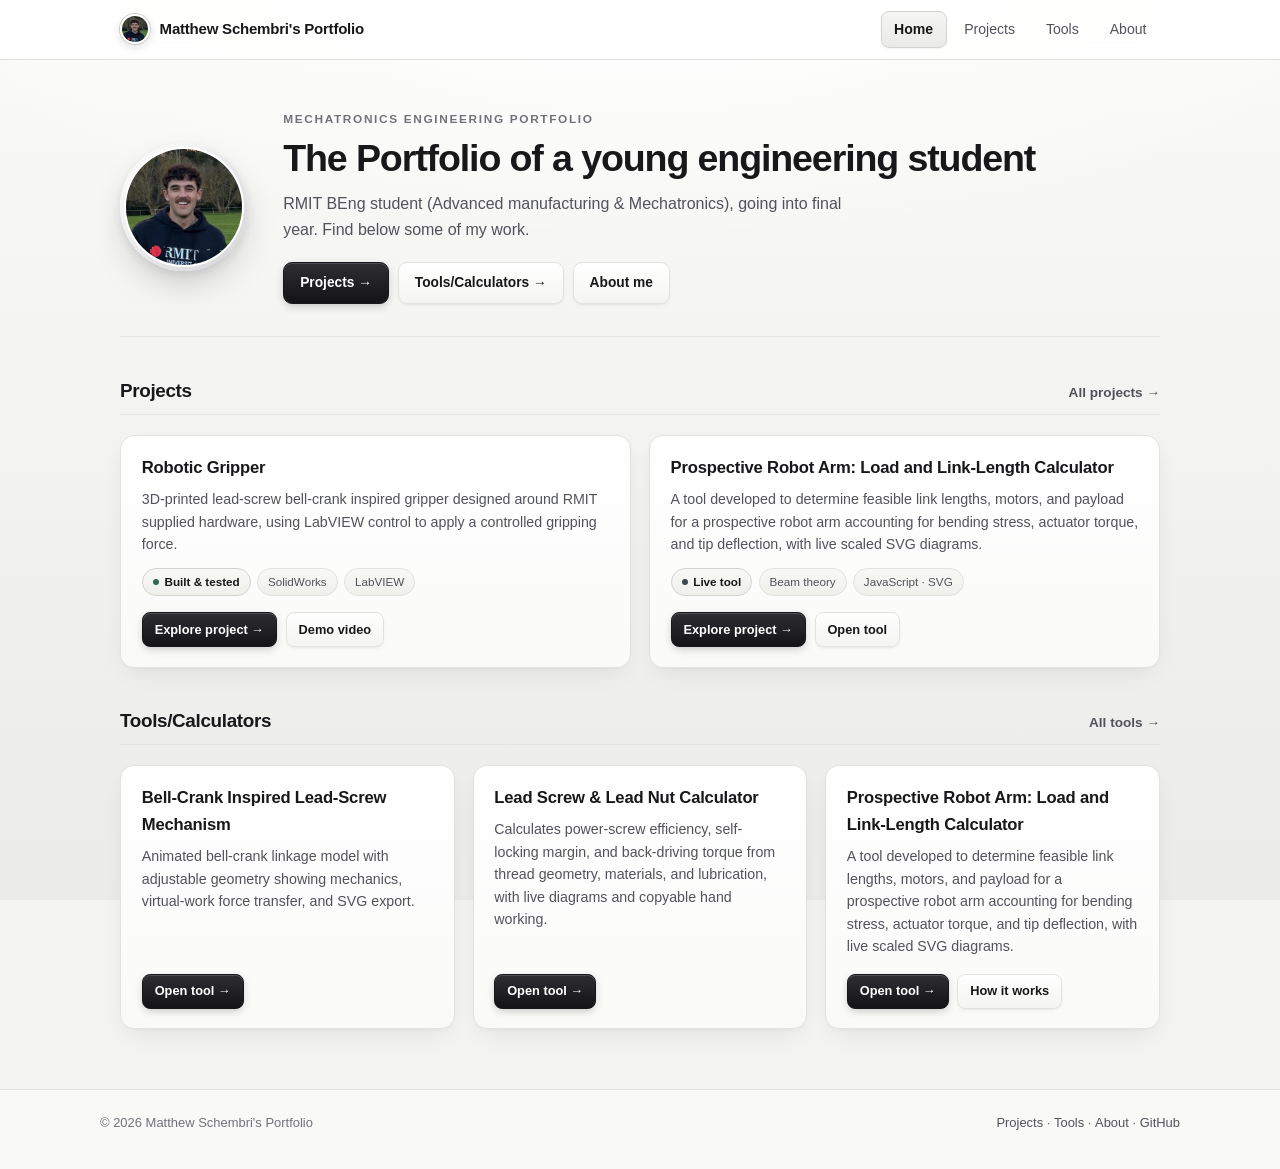
<file: index.html>
<!DOCTYPE html>
<html lang="en-AU">
<head>
  <meta charset="utf-8">
  <meta name="viewport" content="width=device-width, initial-scale=1">
  <meta name="description" content="Matthew Schembri - mechatronics engineering portfolio, hardware builds and interactive design calculators.">
  <title>Matthew Schembri | Engineering Portfolio</title>
  <link rel="stylesheet" href="assets/site.css">
</head>
<body>

<nav class="nav" aria-label="Main">
  <div class="nav-in">
    <a class="brand" href="index.html"><img class="brand-avatar" src="assets/media/profile.svg" alt="" width="30" height="30"> <span data-text="site.brand"></span></a>
    <ul>
      <li><a href="index.html" aria-current="page">Home</a></li>
      <li><a href="projects.html">Projects</a></li>
      <li><a href="tools.html">Tools</a></li>
      <li><a href="about.html">About</a></li>
    </ul>
  </div>
</nav>

<main>
  <section class="hero hero-profile">
    <div class="avatar-ring">
      <img src="assets/media/profile.svg" alt="Matthew Schembri" width="120" height="120">
    </div>
    <div class="hero-copy">
      <p class="eyebrow" data-text="home.eyebrow"></p>
      <h1 data-text="home.title"></h1>
      <p class="lede" data-text="home.lede"></p>
      <div class="btn-row">
        <a class="btn prim" href="projects.html">Projects →</a>
        <a class="btn" href="tools.html">Tools/Calculators →</a>
        <a class="btn" href="about.html">About me</a>
      </div>
    </div>
  </section>

  <div class="section-hd">
    <h2 data-text="home.projectsHeading"></h2>
    <a href="projects.html">All projects →</a>
  </div>
  <div class="grid">
    <article class="card">
      <div class="body">
        <h3 data-text="gripper.title"></h3>
        <p data-text="gripper.description"></p>
        <ul class="chips">
          <li class="chip ok">Built &amp; tested</li>
          <li class="chip">SolidWorks</li>
          <li class="chip">LabVIEW</li>
        </ul>
        <div class="btn-row">
          <a class="btn prim sm" href="projects/gripper.html">Explore project →</a>
          <a class="btn sm" href="projects/gripper.html#final">Demo video</a>
        </div>
      </div>
    </article>

    <article class="card">
      <div class="body">
        <h3 data-text="robotArm.title"></h3>
        <p data-text="robotArm.description"></p>
        <ul class="chips">
          <li class="chip live">Live tool</li>
          <li class="chip">Beam theory</li>
          <li class="chip">JavaScript · SVG</li>
        </ul>
        <div class="btn-row">
          <a class="btn prim sm" href="projects/robot-arm.html">Explore project →</a>
          <a class="btn sm" href="tools/armActuatorCalculation.html">Open tool</a>
        </div>
      </div>
    </article>
  </div>

  <div class="section-hd">
    <h2 data-text="home.toolsHeading"></h2>
    <a href="tools.html">All tools →</a>
  </div>
  <div class="grid">
    <article class="card">
      <div class="body">
        <h3 data-text="gripperSim.title"></h3>
        <p data-text="gripperSim.description"></p>
        <div class="btn-row"><a class="btn prim sm" href="tools/gripper-mechanism.html">Open tool →</a></div>
      </div>
    </article>

    <article class="card">
      <div class="body">
        <h3 data-text="leadScrew.title"></h3>
        <p data-text="leadScrew.description"></p>
        <div class="btn-row"><a class="btn prim sm" href="tools/lead-screw-calculator.html">Open tool →</a></div>
      </div>
    </article>

    <article class="card">
      <div class="body">
        <h3 data-text="robotArm.title"></h3>
        <p data-text="robotArm.description"></p>
        <div class="btn-row">
          <a class="btn prim sm" href="tools/armActuatorCalculation.html">Open tool →</a>
          <a class="btn sm" href="tools/armToolExplanation.html">How it works</a>
        </div>
      </div>
    </article>
  </div>
</main>

<footer class="site"><div>
  <span>© <span id="yr"></span> <span data-text="site.brand"></span></span>
  <span><a href="projects.html">Projects</a> · <a href="tools.html">Tools</a> · <a href="about.html">About</a> · <a href="https://github.com/schema11" target="_blank" rel="noopener">GitHub</a></span>
</div></footer>

<script src="content.js"></script>
<script src="assets/site.js"></script>
</body>
</html>
</file>
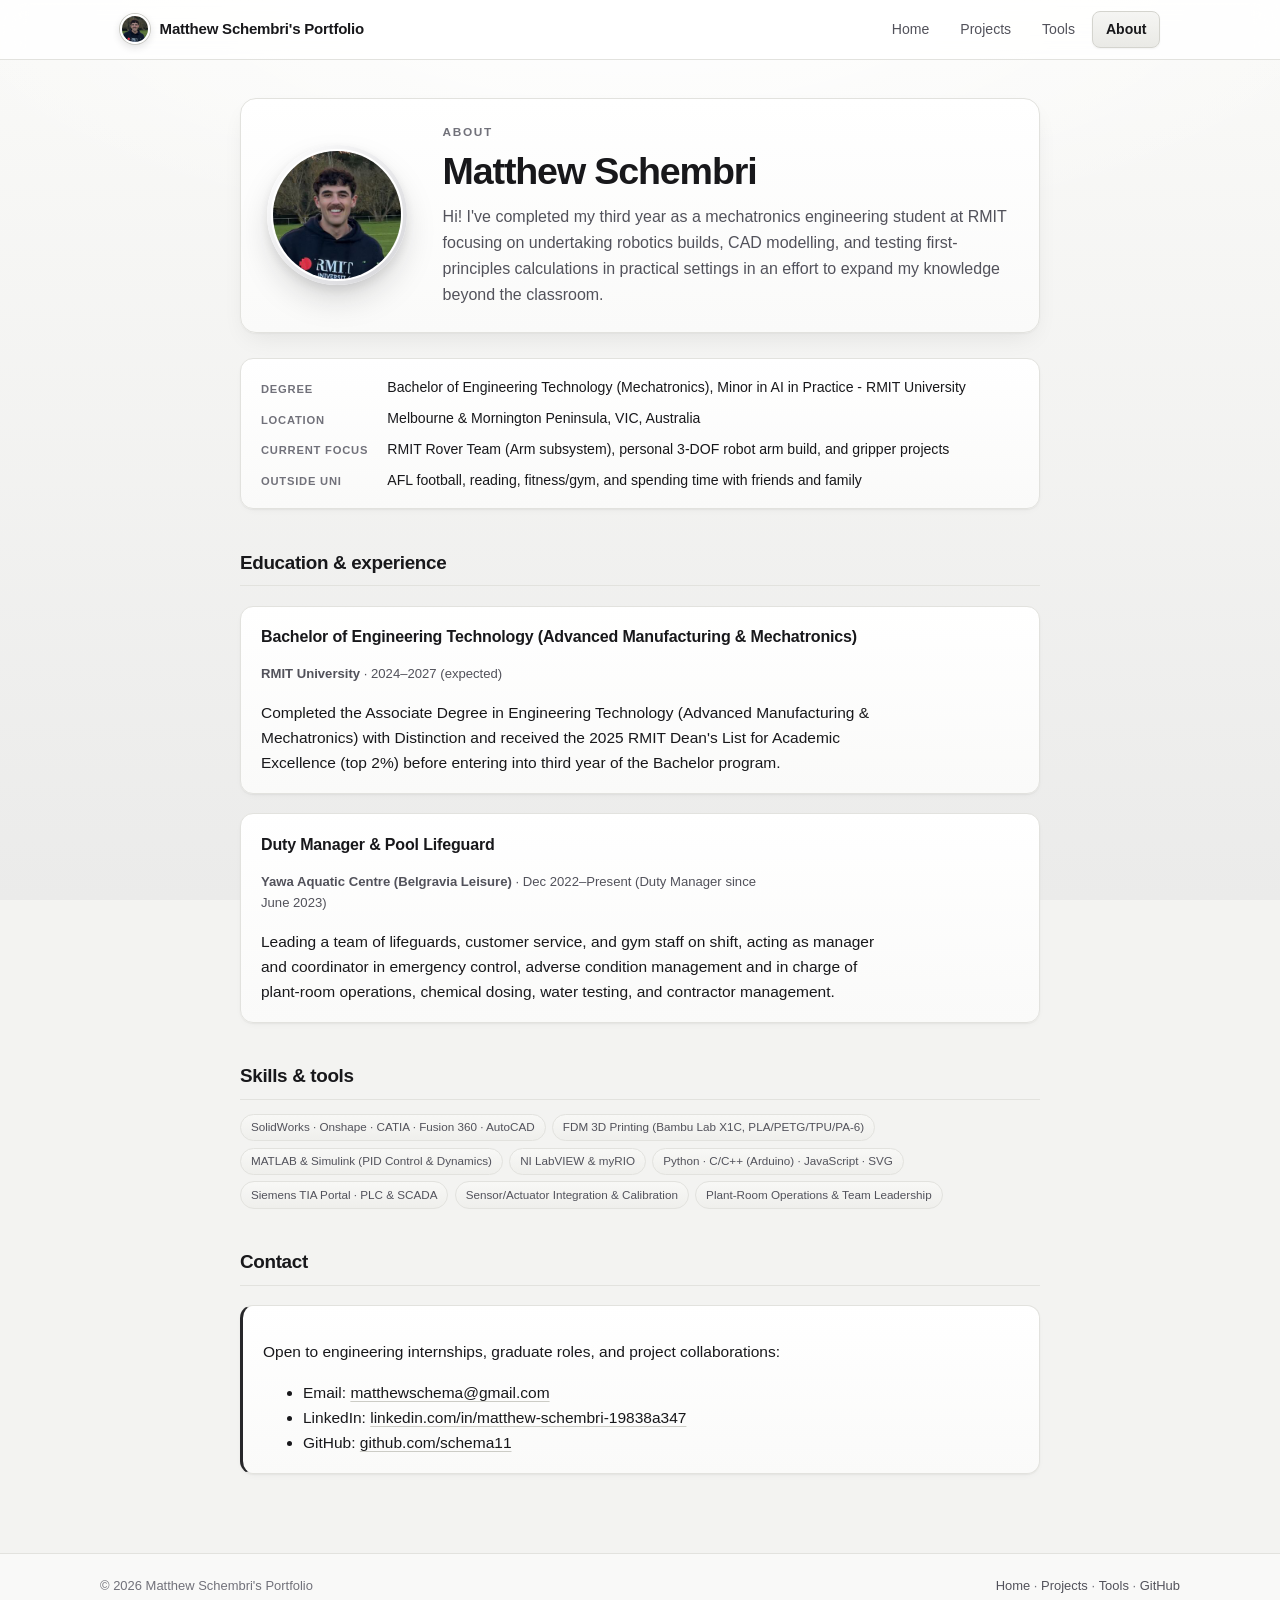
<file: about.html>
<!DOCTYPE html>
<html lang="en-AU">
<head>
  <meta charset="utf-8">
  <meta name="viewport" content="width=device-width, initial-scale=1">
  <meta name="description" content="About Matthew Schembri: RMIT mechatronics engineering student, experience, technical skills and contact details.">
  <title>About | Matthew Schembri</title>
  <link rel="stylesheet" href="assets/site.css">
</head>
<body>

<nav class="nav" aria-label="Main">
  <div class="nav-in">
    <a class="brand" href="index.html"><img class="brand-avatar" src="assets/media/profile.svg" alt="" width="30" height="30"> <span data-text="site.brand"></span></a>
    <ul>
      <li><a href="index.html">Home</a></li>
      <li><a href="projects.html">Projects</a></li>
      <li><a href="tools.html">Tools</a></li>
      <li><a href="about.html" aria-current="page">About</a></li>
    </ul>
  </div>
</nav>

<main class="narrow">
  <section class="about-hero hero-profile">
    <div class="avatar-ring lg">
      <img src="assets/media/profile.svg" alt="Matthew Schembri" width="132" height="132">
    </div>
    <div class="hero-copy">
      <p class="eyebrow" data-text="about.eyebrow"></p>
      <h1 data-text="about.title"></h1>
      <p class="lede" data-text="about.lede"></p>
    </div>
  </section>

  <dl class="meta">
    <dt>Degree</dt><dd data-text="about.meta.degree"></dd>
    <dt>Location</dt><dd data-text="about.meta.location"></dd>
    <dt>Current focus</dt><dd data-text="about.meta.focus"></dd>
    <dt>Outside uni</dt><dd data-text="about.meta.outsideUni"></dd>
  </dl>

  <h2 data-text="about.experienceHeading"></h2>
  <div class="panel">
    <h3 data-text="about.education.title"></h3>
    <p class="small muted" data-html="about.education.meta"></p>
    <p data-text="about.education.body"></p>
  </div>

  <div class="panel">
    <h3 data-text="about.work.title"></h3>
    <p class="small muted" data-html="about.work.meta"></p>
    <p data-text="about.work.body"></p>
  </div>

  <h2 data-text="about.skillsHeading"></h2>
  <ul class="chips" aria-label="Technical skills and tools" data-list="about.skills" data-item-class="chip"></ul>

  <h2 id="contact" data-text="about.contactHeading"></h2>
  <div class="panel note">
    <p data-text="about.contactIntro"></p>
    <ul>
      <li>Email: <a href="mailto:matthewschema@gmail.com">matthewschema@gmail.com</a></li>
      <li>LinkedIn: <a href="https://www.linkedin.com/in/matthew-schembri-19838a347" target="_blank" rel="noopener">linkedin.com/in/matthew-schembri-19838a347</a></li>
      <li>GitHub: <a href="https://github.com/schema11" target="_blank" rel="noopener">github.com/schema11</a></li>
    </ul>
  </div>
</main>

<footer class="site"><div>
  <span>© <span id="yr"></span> <span data-text="site.brand"></span></span>
  <span><a href="index.html">Home</a> · <a href="projects.html">Projects</a> · <a href="tools.html">Tools</a> · <a href="https://github.com/schema11" target="_blank" rel="noopener">GitHub</a></span>
</div></footer>

<script src="content.js"></script>
<script src="assets/site.js"></script>
</body>
</html>
</file>
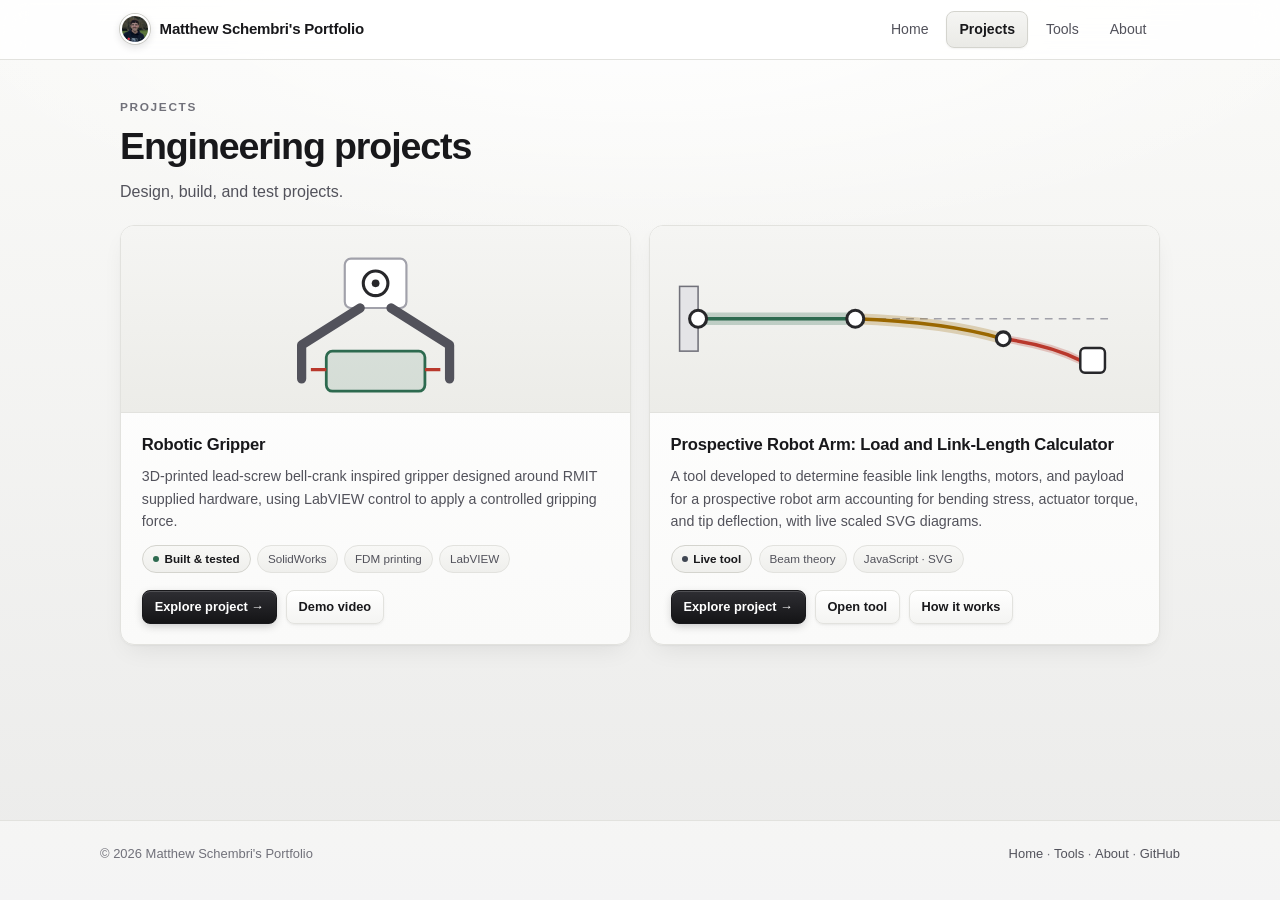
<file: projects.html>
<!DOCTYPE html>
<html lang="en-AU">
<head>
  <meta charset="utf-8">
  <meta name="viewport" content="width=device-width, initial-scale=1">
  <meta name="description" content="Engineering projects covering mechanical design, calculations, 3D printing and testing.">
  <title>Projects | Matthew Schembri</title>
  <link rel="stylesheet" href="assets/site.css">
</head>
<body>

<nav class="nav" aria-label="Main">
  <div class="nav-in">
    <a class="brand" href="index.html"><img class="brand-avatar" src="assets/media/profile.svg" alt="" width="30" height="30"> <span data-text="site.brand"></span></a>
    <ul>
      <li><a href="index.html">Home</a></li>
      <li><a href="projects.html" aria-current="page">Projects</a></li>
      <li><a href="tools.html">Tools</a></li>
      <li><a href="about.html">About</a></li>
    </ul>
  </div>
</nav>

<main>
  <p class="eyebrow" data-text="projectsPage.eyebrow"></p>
  <h1 data-text="projectsPage.title"></h1>
  <p class="lede" data-text="projectsPage.lede"></p>

  <div class="grid">
    <article class="card">
      <div class="thumb">
        <svg viewBox="0 0 320 110" role="img" aria-label="Gripper jaws schematic">
          <rect x="140" y="16" width="40" height="32" rx="4" fill="#ffffff" stroke="#a1a1aa" stroke-width="1.4"/>
          <circle cx="160" cy="32" r="8" fill="none" stroke="#27272a" stroke-width="2"/>
          <circle cx="160" cy="32" r="2.5" fill="#27272a"/>
          <path d="M150 48 112 72v22M170 48l38 24v22" fill="none" stroke="#52525b" stroke-width="6" stroke-linecap="round" stroke-linejoin="round"/>
          <rect x="128" y="76" width="64" height="26" rx="4" fill="#2d6a4f1f" stroke="#2d6a4f" stroke-width="1.8"/>
          <path d="M118 88h10M202 88h-10" stroke="#b9382c" stroke-width="2"/>
        </svg>
      </div>
      <div class="body">
        <h3 data-text="gripper.title"></h3>
        <p data-text="gripper.description"></p>
        <ul class="chips">
          <li class="chip ok">Built &amp; tested</li>
          <li class="chip">SolidWorks</li>
          <li class="chip">FDM printing</li>
          <li class="chip">LabVIEW</li>
        </ul>
        <div class="btn-row">
          <a class="btn prim sm" href="projects/gripper.html">Explore project →</a>
          <a class="btn sm" href="projects/gripper.html#final">Demo video</a>
        </div>
      </div>
    </article>

    <article class="card">
      <div class="thumb">
        <svg viewBox="0 0 320 110" role="img" aria-label="Robot arm deflection schematic">
          <rect x="14" y="34" width="12" height="42" fill="#e4e4e7" stroke="#71717a"/>
          <line x1="26" y1="55" x2="294" y2="55" stroke="#a1a1aa" stroke-dasharray="5 4"/>
          <line x1="26" y1="55" x2="128" y2="55" stroke="#2d6a4f" stroke-width="8" stroke-linecap="round" opacity=".25"/>
          <line x1="26" y1="55" x2="128" y2="55" stroke="#2d6a4f" stroke-width="2.2"/>
          <path d="M128 55 Q186 57 224 68" fill="none" stroke="#9a6700" stroke-width="7" stroke-linecap="round" opacity=".25"/>
          <path d="M128 55 Q186 57 224 68" fill="none" stroke="#9a6700" stroke-width="2.2"/>
          <path d="M224 68 Q254 72 274 82" fill="none" stroke="#b9382c" stroke-width="5" stroke-linecap="round" opacity=".25"/>
          <path d="M224 68 Q254 72 274 82" fill="none" stroke="#b9382c" stroke-width="2.2"/>
          <g fill="#ffffff" stroke="#27272a" stroke-width="2">
            <circle cx="26" cy="55" r="5.5"/><circle cx="128" cy="55" r="5.5"/><circle cx="224" cy="68" r="4.5"/>
          </g>
          <rect x="274" y="74" width="16" height="16" rx="3" fill="#ffffff" stroke="#27272a" stroke-width="1.6"/>
        </svg>
      </div>
      <div class="body">
        <h3 data-text="robotArm.title"></h3>
        <p data-text="robotArm.description"></p>
        <ul class="chips">
          <li class="chip live">Live tool</li>
          <li class="chip">Beam theory</li>
          <li class="chip">JavaScript · SVG</li>
        </ul>
        <div class="btn-row">
          <a class="btn prim sm" href="projects/robot-arm.html">Explore project →</a>
          <a class="btn sm" href="tools/armActuatorCalculation.html">Open tool</a>
          <a class="btn sm" href="tools/armToolExplanation.html">How it works</a>
        </div>
      </div>
    </article>
  </div>
</main>

<footer class="site"><div>
  <span>© <span id="yr"></span> <span data-text="site.brand"></span></span>
  <span><a href="index.html">Home</a> · <a href="tools.html">Tools</a> · <a href="about.html">About</a> · <a href="https://github.com/schema11" target="_blank" rel="noopener">GitHub</a></span>
</div></footer>

<script src="content.js"></script>
<script src="assets/site.js"></script>
</body>
</html>
</file>
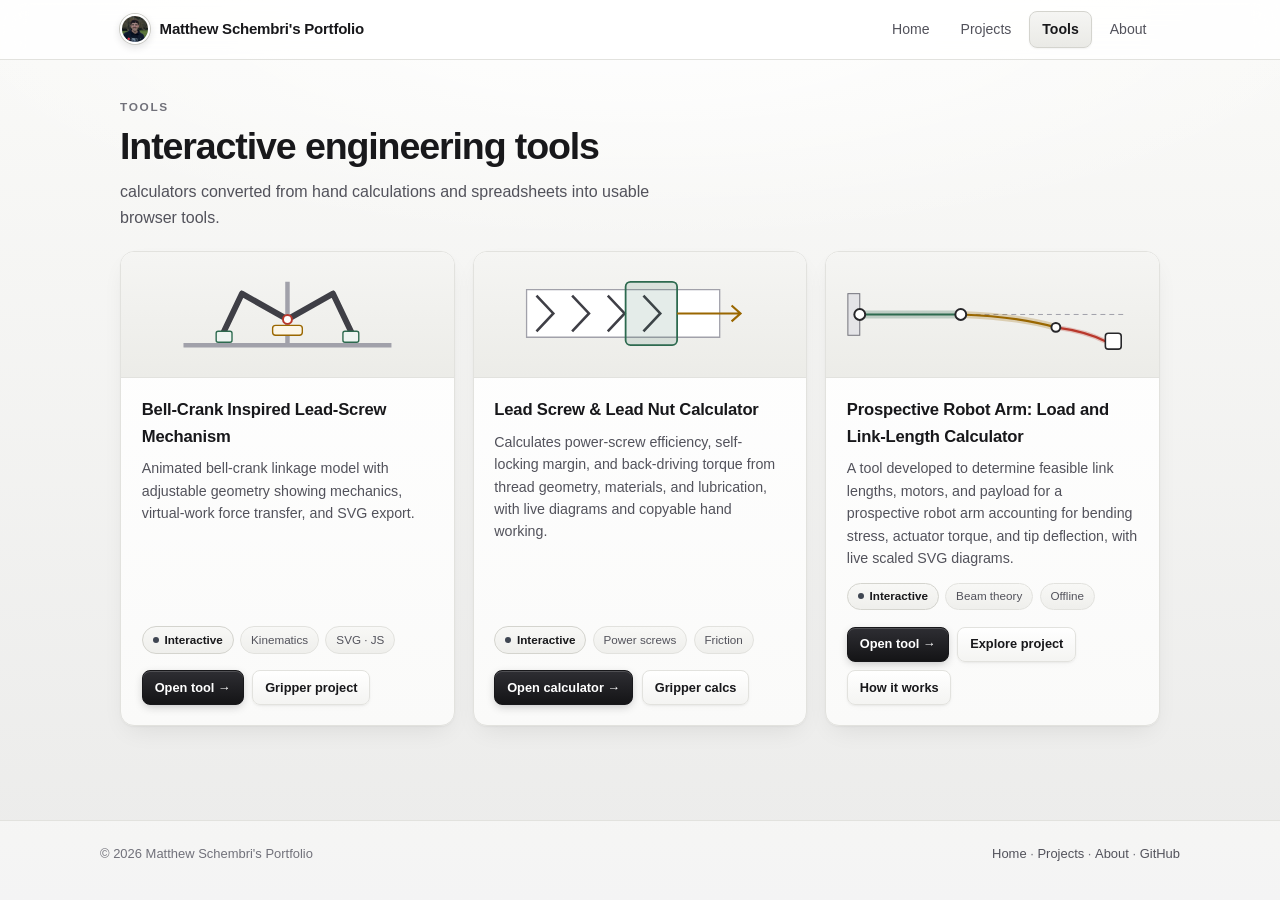
<file: tools.html>
<!DOCTYPE html>
<html lang="en-AU">
<head>
  <meta charset="utf-8">
  <meta name="viewport" content="width=device-width, initial-scale=1">
  <meta name="description" content="Interactive engineering tools and calculators built in vanilla JavaScript and SVG.">
  <title>Tools | Matthew Schembri</title>
  <link rel="stylesheet" href="assets/site.css">
</head>
<body>

<nav class="nav" aria-label="Main">
  <div class="nav-in">
    <a class="brand" href="index.html"><img class="brand-avatar" src="assets/media/profile.svg" alt="" width="30" height="30"> <span data-text="site.brand"></span></a>
    <ul>
      <li><a href="index.html">Home</a></li>
      <li><a href="projects.html">Projects</a></li>
      <li><a href="tools.html" aria-current="page">Tools</a></li>
      <li><a href="about.html">About</a></li>
    </ul>
  </div>
</nav>

<main>
  <p class="eyebrow" data-text="toolsPage.eyebrow"></p>
  <h1 data-text="toolsPage.title"></h1>
  <p class="lede" data-text="toolsPage.lede"></p>

  <div class="grid">
    <article class="card">
      <div class="thumb">
        <svg viewBox="0 0 320 110" role="img" aria-label="Bell-crank gripper mechanism schematic">
          <path d="M55 86h210M160 88V22" fill="none" stroke="#a1a1aa" stroke-width="4.5"/>
          <path d="M160 60 114 34M160 60l46-26M114 34 95 74M206 34l19 40" fill="none" stroke="#3f3f46" stroke-width="6" stroke-linecap="round"/>
          <rect x="145" y="66" width="30" height="10" rx="3" fill="#fcf6e8" stroke="#9a6700" stroke-width="1.4"/>
          <circle cx="160" cy="60" r="4.5" fill="#ffffff" stroke="#b9382c" stroke-width="2"/>
          <rect x="88" y="72" width="16" height="11" rx="2" fill="#eef5f1" stroke="#2d6a4f" stroke-width="1.4"/>
          <rect x="216" y="72" width="16" height="11" rx="2" fill="#eef5f1" stroke="#2d6a4f" stroke-width="1.4"/>
        </svg>
      </div>
      <div class="body">
        <h3 data-text="gripperSim.title"></h3>
        <p data-text="gripperSim.description"></p>
        <ul class="chips">
          <li class="chip live">Interactive</li>
          <li class="chip">Kinematics</li>
          <li class="chip">SVG · JS</li>
        </ul>
        <div class="btn-row">
          <a class="btn prim sm" href="tools/gripper-mechanism.html">Open tool →</a>
          <a class="btn sm" href="projects/gripper.html#design">Gripper project</a>
        </div>
      </div>
    </article>

    <article class="card">
      <div class="thumb">
        <svg viewBox="0 0 320 110" role="img" aria-label="Lead screw and nut schematic">
          <path d="M45 30h195v48H45z" fill="#ffffff" stroke="#a1a1aa" stroke-width="1.3"/>
          <path d="M55 36l17 18-17 18m36-36 17 18-17 18m36-36 17 18-17 18m36-36 17 18-17 18" fill="none" stroke="#3f3f46" stroke-width="2.6"/>
          <rect x="145" y="22" width="52" height="64" rx="5" fill="#2d6a4f20" stroke="#2d6a4f" stroke-width="1.8"/>
          <path d="M197 54h64m-9-8 9 8-9 8" fill="none" stroke="#9a6700" stroke-width="2.2"/>
        </svg>
      </div>
      <div class="body">
        <h3 data-text="leadScrew.title"></h3>
        <p data-text="leadScrew.description"></p>
        <ul class="chips">
          <li class="chip live">Interactive</li>
          <li class="chip">Power screws</li>
          <li class="chip">Friction</li>
        </ul>
        <div class="btn-row">
          <a class="btn prim sm" href="tools/lead-screw-calculator.html">Open calculator →</a>
          <a class="btn sm" href="projects/gripper.html#calculations">Gripper calcs</a>
        </div>
      </div>
    </article>

    <article class="card">
      <div class="thumb">
        <svg viewBox="0 0 320 110" role="img" aria-label="Robot arm schematic">
          <rect x="14" y="34" width="12" height="42" fill="#e4e4e7" stroke="#71717a"/>
          <line x1="26" y1="55" x2="294" y2="55" stroke="#a1a1aa" stroke-dasharray="5 4"/>
          <line x1="26" y1="55" x2="128" y2="55" stroke="#2d6a4f" stroke-width="8" stroke-linecap="round" opacity=".25"/>
          <line x1="26" y1="55" x2="128" y2="55" stroke="#2d6a4f" stroke-width="2.2"/>
          <path d="M128 55 Q186 57 224 68" fill="none" stroke="#9a6700" stroke-width="7" stroke-linecap="round" opacity=".25"/>
          <path d="M128 55 Q186 57 224 68" fill="none" stroke="#9a6700" stroke-width="2.2"/>
          <path d="M224 68 Q254 72 274 82" fill="none" stroke="#b9382c" stroke-width="5" stroke-linecap="round" opacity=".25"/>
          <path d="M224 68 Q254 72 274 82" fill="none" stroke="#b9382c" stroke-width="2.2"/>
          <g fill="#ffffff" stroke="#27272a" stroke-width="2">
            <circle cx="26" cy="55" r="5.5"/><circle cx="128" cy="55" r="5.5"/><circle cx="224" cy="68" r="4.5"/>
          </g>
          <rect x="274" y="74" width="16" height="16" rx="3" fill="#ffffff" stroke="#27272a" stroke-width="1.6"/>
        </svg>
      </div>
      <div class="body">
        <h3 data-text="robotArm.title"></h3>
        <p data-text="robotArm.description"></p>
        <ul class="chips">
          <li class="chip live">Interactive</li>
          <li class="chip">Beam theory</li>
          <li class="chip">Offline</li>
        </ul>
        <div class="btn-row">
          <a class="btn prim sm" href="tools/armActuatorCalculation.html">Open tool →</a>
          <a class="btn sm" href="projects/robot-arm.html">Explore project</a>
          <a class="btn sm" href="tools/armToolExplanation.html">How it works</a>
        </div>
      </div>
    </article>
  </div>
</main>

<footer class="site"><div>
  <span>© <span id="yr"></span> <span data-text="site.brand"></span></span>
  <span><a href="index.html">Home</a> · <a href="projects.html">Projects</a> · <a href="about.html">About</a> · <a href="https://github.com/schema11" target="_blank" rel="noopener">GitHub</a></span>
</div></footer>

<script src="content.js"></script>
<script src="assets/site.js"></script>
</body>
</html>
</file>
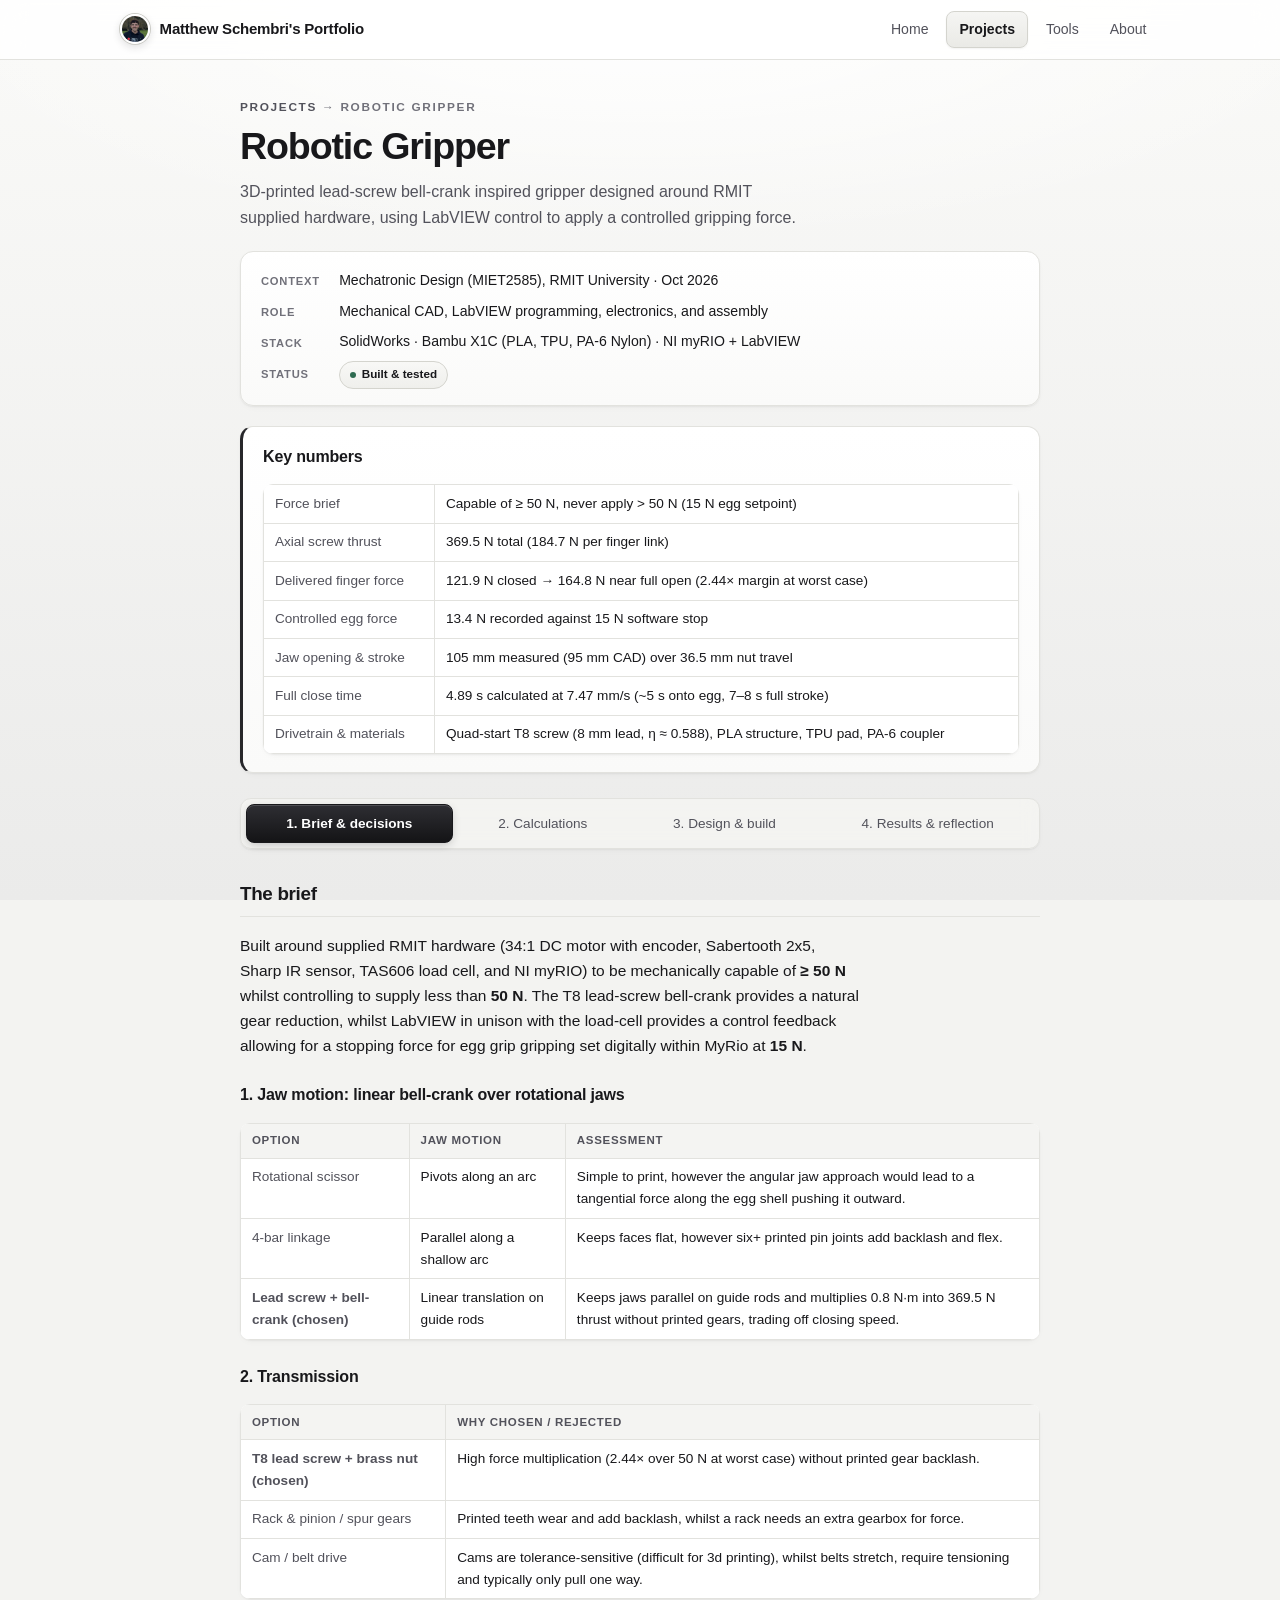
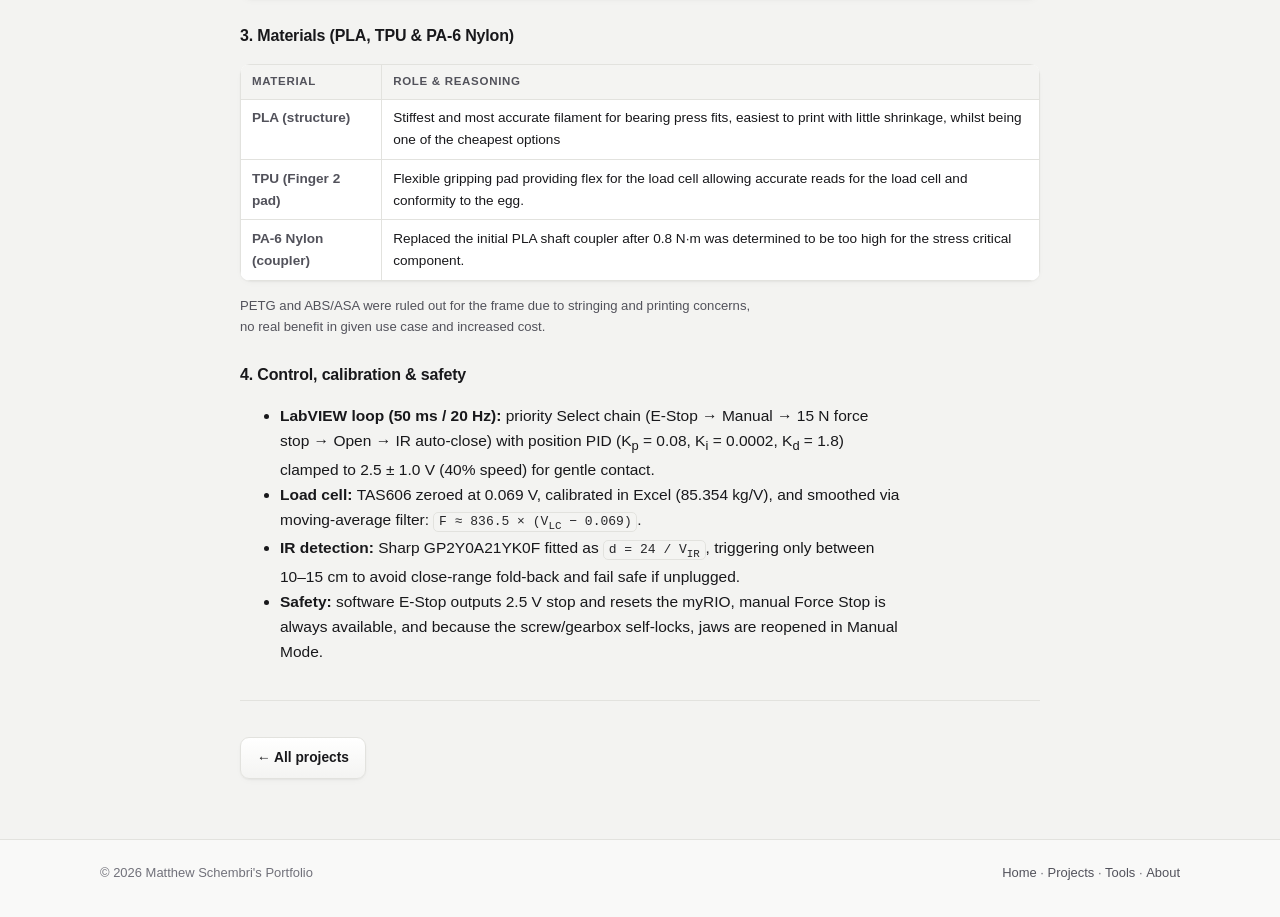
<file: projects/gripper.html>
<!DOCTYPE html>
<html lang="en-AU">
<head>
  <meta charset="utf-8">
  <meta name="viewport" content="width=device-width, initial-scale=1">
  <meta name="description" content="RMIT mechatronics project: 3D-printed lead-screw robotic gripper delivering >= 50 N capability whilst gripping an egg at 13.4 N under LabVIEW force control.">
  <title>Robotic Gripper | Matthew Schembri</title>
  <link rel="stylesheet" href="../assets/site.css">
  <style>
    .evidence.gm-embed iframe { height: 760px; }
    @media (max-width: 700px) { .evidence.gm-embed iframe { height: 1080px; } }
  </style>
</head>
<body>

<nav class="nav" aria-label="Main">
  <div class="nav-in">
    <a class="brand" href="../index.html"><img class="brand-avatar" src="../assets/media/profile.svg" alt="" width="30" height="30"> <span data-text="site.brand"></span></a>
    <ul>
      <li><a href="../index.html">Home</a></li>
      <li><a href="../projects.html" aria-current="page">Projects</a></li>
      <li><a href="../tools.html">Tools</a></li>
      <li><a href="../about.html">About</a></li>
    </ul>
  </div>
</nav>

<main class="narrow">
  <p class="eyebrow"><a href="../projects.html">Projects</a> → Robotic Gripper</p>
  <h1 data-text="gripper.title"></h1>
  <p class="lede" data-text="gripper.description"></p>

  <dl class="meta">
    <dt>Context</dt><dd data-text="gripper.meta.context"></dd>
    <dt>Role</dt><dd data-text="gripper.meta.role"></dd>
    <dt>Stack</dt><dd data-text="gripper.meta.stack"></dd>
    <dt>Status</dt><dd><span class="chip ok">Built &amp; tested</span></dd>
  </dl>

  <div class="panel note">
    <h3>Key numbers</h3>
    <table class="spec-tbl">
      <tbody>
        <tr><td>Force brief</td><td>Capable of ≥ 50 N, never apply &gt; 50 N (15 N egg setpoint)</td></tr>
        <tr><td>Axial screw thrust</td><td>369.5 N total (184.7 N per finger link)</td></tr>
        <tr><td>Delivered finger force</td><td>121.9 N closed → 164.8 N near full open (2.44× margin at worst case)</td></tr>
        <tr><td>Controlled egg force</td><td>13.4 N recorded against 15 N software stop</td></tr>
        <tr><td>Jaw opening &amp; stroke</td><td>105 mm measured (95 mm CAD) over 36.5 mm nut travel</td></tr>
        <tr><td>Full close time</td><td>4.89 s calculated at 7.47 mm/s (~5 s onto egg, 7–8 s full stroke)</td></tr>
        <tr><td>Drivetrain &amp; materials</td><td>Quad-start T8 screw (8 mm lead, η ≈ 0.588), PLA structure, TPU pad, PA-6 coupler</td></tr>
      </tbody>
    </table>
  </div>

  <!-- ===================== TABS ===================== -->
  <div class="tabs" role="tablist" aria-label="Project sections">
    <button role="tab" id="tab-brief" aria-controls="panel-brief" aria-selected="true">1. Brief &amp; decisions</button>
    <button role="tab" id="tab-calculations" aria-controls="panel-calculations" aria-selected="false">2. Calculations</button>
    <button role="tab" id="tab-design" aria-controls="panel-design" aria-selected="false">3. Design &amp; build</button>
    <button role="tab" id="tab-final" aria-controls="panel-final" aria-selected="false">4. Results &amp; reflection</button>
  </div>

  <!-- ============ 1. BRIEF & DECISIONS ============ -->
  <section class="tabpanel" role="tabpanel" id="panel-brief" aria-labelledby="tab-brief" tabindex="0">
    <h2 data-text="gripper.brief.heading"></h2>
    <p data-html="gripper.brief.introHtml"></p>

    <h3 data-text="gripper.brief.motionHeading"></h3>
    <table class="spec-tbl">
      <thead><tr><th>Option</th><th>Jaw motion</th><th>Assessment</th></tr></thead>
      <tbody>
        <tr><td>Rotational scissor</td><td>Pivots along an arc</td><td data-text="gripper.brief.motionAssess1"></td></tr>
        <tr><td>4-bar linkage</td><td>Parallel along a shallow arc</td><td data-text="gripper.brief.motionAssess2"></td></tr>
        <tr><td><strong>Lead screw + bell-crank (chosen)</strong></td><td>Linear translation on guide rods</td><td data-text="gripper.brief.motionAssess3"></td></tr>
      </tbody>
    </table>

    <h3 data-text="gripper.brief.transmissionHeading"></h3>
    <table class="spec-tbl">
      <thead><tr><th>Option</th><th>Why chosen / rejected</th></tr></thead>
      <tbody>
        <tr><td><strong>T8 lead screw + brass nut (chosen)</strong></td><td data-text="gripper.brief.trans1"></td></tr>
        <tr><td>Rack &amp; pinion / spur gears</td><td data-text="gripper.brief.trans2"></td></tr>
        <tr><td>Cam / belt drive</td><td data-text="gripper.brief.trans3"></td></tr>
      </tbody>
    </table>

    <h3 data-text="gripper.brief.materialsHeading"></h3>
    <table class="spec-tbl">
      <thead><tr><th>Material</th><th>Role &amp; reasoning</th></tr></thead>
      <tbody>
        <tr><td><strong>PLA (structure)</strong></td><td data-text="gripper.brief.mat1"></td></tr>
        <tr><td><strong>TPU (Finger 2 pad)</strong></td><td data-text="gripper.brief.mat2"></td></tr>
        <tr><td><strong>PA-6 Nylon (coupler)</strong></td><td data-text="gripper.brief.mat3"></td></tr>
      </tbody>
    </table>
    <p class="small muted" data-text="gripper.brief.materialsNote"></p>

    <h3 data-text="gripper.brief.controlHeading"></h3>
    <ul data-list="gripper.brief.controlList"></ul>
  </section>

  <!-- ============ 2. CALCULATIONS ============ -->
  <section class="tabpanel" role="tabpanel" id="panel-calculations" aria-labelledby="tab-calculations" tabindex="0" hidden>
    <h2 data-text="gripper.calculations.heading"></h2>

    <h3 data-text="gripper.calculations.thrustHeading"></h3>
    <p data-text="gripper.calculations.thrustIntro"></p>
    <div class="eq-box">F<sub>screw</sub> = 2π · η · T / L = 2π × 0.588 × 0.8 / 0.008 = <strong>369.45 N</strong> total (<strong>184.7 N</strong> per arm)</div>

    <h3 data-text="gripper.calculations.linkageHeading"></h3>
    <p data-html="gripper.calculations.linkageIntroHtml"></p>
    <div class="eq-box">x = d<sub>screw</sub> − 30.27 mm &nbsp;&nbsp;|&nbsp;&nbsp; F<sub>tip</sub> = F<sub>arm</sub> × (Δx<sub>nut</sub> / Δy<sub>finger</sub>)</div>
    <table class="spec-tbl">
      <thead><tr><th>Opening (mm)</th><th>Per finger (mm)</th><th>Nut travel x (mm)</th><th>F per finger (N)</th><th>F combined (N)</th></tr></thead>
      <tbody>
        <tr><td>90</td><td>45.0</td><td>34.27</td><td>164.78</td><td>329.55</td></tr>
        <tr><td>75</td><td>37.5</td><td>27.81</td><td>156.65</td><td>313.29</td></tr>
        <tr><td>50</td><td>25.0</td><td>17.77</td><td>143.35</td><td>286.69</td></tr>
        <tr><td>25</td><td>12.5</td><td>8.53</td><td>132.26</td><td>264.53</td></tr>
        <tr><td>0 (closed)</td><td>0</td><td>0</td><td><strong>121.92</strong></td><td><strong>243.84</strong></td></tr>
      </tbody>
    </table>

    <details class="panel">
      <summary>Full 20-step stroke table (Excel model)</summary>
      <div class="scroll">
        <table class="spec-tbl">
          <thead><tr><th>Opening (mm)</th><th>y (mm)</th><th>Screw datum (mm)</th><th>x (mm)</th><th>F/finger (N)</th><th>F total (N)</th><th>Step t (s)</th></tr></thead>
          <tbody>
            <tr><td>95</td><td>47.5</td><td>66.77</td><td>36.50</td><td>-</td><td>-</td><td>0.30</td></tr>
            <tr><td>90</td><td>45.0</td><td>64.54</td><td>34.27</td><td>164.78</td><td>329.55</td><td>0.29</td></tr>
            <tr><td>85</td><td>42.5</td><td>62.35</td><td>32.08</td><td>161.82</td><td>323.64</td><td>0.29</td></tr>
            <tr><td>80</td><td>40.0</td><td>60.20</td><td>29.93</td><td>158.86</td><td>317.73</td><td>0.28</td></tr>
            <tr><td>75</td><td>37.5</td><td>58.08</td><td>27.81</td><td>156.65</td><td>313.29</td><td>0.28</td></tr>
            <tr><td>70</td><td>35.0</td><td>56.00</td><td>25.73</td><td>153.69</td><td>307.38</td><td>0.27</td></tr>
            <tr><td>65</td><td>32.5</td><td>53.96</td><td>23.69</td><td>150.74</td><td>301.47</td><td>0.27</td></tr>
            <tr><td>60</td><td>30.0</td><td>51.95</td><td>21.68</td><td>148.52</td><td>297.04</td><td>0.26</td></tr>
            <tr><td>55</td><td>27.5</td><td>49.98</td><td>19.71</td><td>145.56</td><td>291.13</td><td>0.26</td></tr>
            <tr><td>50</td><td>25.0</td><td>48.04</td><td>17.77</td><td>143.35</td><td>286.69</td><td>0.26</td></tr>
            <tr><td>45</td><td>22.5</td><td>46.13</td><td>15.86</td><td>141.13</td><td>282.26</td><td>0.25</td></tr>
            <tr><td>40</td><td>20.0</td><td>44.25</td><td>13.98</td><td>138.91</td><td>277.83</td><td>0.25</td></tr>
            <tr><td>35</td><td>17.5</td><td>42.40</td><td>12.13</td><td>136.70</td><td>273.39</td><td>0.24</td></tr>
            <tr><td>30</td><td>15.0</td><td>40.59</td><td>10.32</td><td>133.74</td><td>267.48</td><td>0.24</td></tr>
            <tr><td>25</td><td>12.5</td><td>38.80</td><td>8.53</td><td>132.26</td><td>264.53</td><td>0.24</td></tr>
            <tr><td>20</td><td>10.0</td><td>37.04</td><td>6.77</td><td>130.05</td><td>260.09</td><td>0.23</td></tr>
            <tr><td>15</td><td>7.5</td><td>35.31</td><td>5.04</td><td>127.83</td><td>255.66</td><td>0.23</td></tr>
            <tr><td>10</td><td>5.0</td><td>33.60</td><td>3.33</td><td>126.35</td><td>252.70</td><td>0.23</td></tr>
            <tr><td>5</td><td>2.5</td><td>31.92</td><td>1.65</td><td>124.14</td><td>248.27</td><td>0.22</td></tr>
            <tr><td>0</td><td>0</td><td>30.27</td><td>0</td><td><strong>121.92</strong></td><td><strong>243.84</strong></td><td>-</td></tr>
          </tbody>
          <tfoot><tr><td colspan="6">Total calculated close time</td><td><strong>4.89 s</strong></td></tr></tfoot>
        </table>
      </div>
    </details>

    <h3 data-text="gripper.calculations.speedHeading"></h3>
    <div class="eq-box">v<sub>nut</sub> = 56 rpm × 8 mm / 60 = <strong>7.47 mm/s</strong> &nbsp;→&nbsp; t<sub>close</sub> = 36.5 / 7.47 = <strong>4.89 s</strong><br>
    Worst-case capability = 121.9 N/finger (<strong>2.44×</strong> over 50 N brief) &nbsp;|&nbsp; Egg limit = 15 N (<strong>13.4 N</strong> measured)<br>
    Finger root bending (164.8 N × 55 mm, Z ≈ 1000 mm³): σ = <strong>9.1 MPa</strong> vs 30 MPa knocked-down PLA → <strong>FoS = 3.3</strong></div>
    <p data-text="gripper.calculations.speedBody"></p>

    <h3 data-text="gripper.calculations.measuredHeading"></h3>
    <table class="spec-tbl">
      <thead><tr><th>Parameter</th><th>Calculated</th><th>Measured</th></tr></thead>
      <tbody>
        <tr><td>Grip force on egg</td><td>121.9 N/finger capability</td><td>13.4 N (15 N limit, 60–80 N verified privately)</td></tr>
        <tr><td>Max jaw opening</td><td>95 mm (36.5 mm nut stroke)</td><td>105 mm (~40 mm manual datum stroke)</td></tr>
        <tr><td>Close time</td><td>4.89 s (100% speed)</td><td>~5 s onto egg, 7–8 s full stroke (40% speed)</td></tr>
      </tbody>
    </table>

    <div class="panel note">
      <h3 data-text="leadScrew.title"></h3>
      <p data-text="leadScrew.description"></p>
      <div class="btn-row"><a class="btn prim sm" href="../tools/lead-screw-calculator.html">Open calculator →</a></div>
    </div>
  </section>

  <!-- ============ 3. DESIGN & BUILD ============ -->
  <section class="tabpanel" role="tabpanel" id="panel-design" aria-labelledby="tab-design" tabindex="0" hidden>
    <h2 data-text="gripper.design.heading"></h2>
    <p data-text="gripper.design.p1"></p>
    <p data-text="gripper.design.p2"></p>

    <h3 data-text="gripper.design.simHeading"></h3>
    <figure class="evidence gm-embed">
      <header>
        <span class="tag">Live mechanism (interactive SVG)</span>
        <a class="btn sm" href="../tools/gripper-mechanism.html" target="_blank" rel="noopener">Open full tool ↗</a>
      </header>
      <iframe src="../tools/gripper-mechanism.html?embed=1" title="Interactive lead-screw gripper mechanism" loading="lazy"></iframe>
      <figcaption data-text="gripper.design.simCaption"></figcaption>
    </figure>

    <h3 data-text="gripper.design.buildHeading"></h3>
    <div class="media-grid">
      <figure>
        <img src="../assets/media/gripper/build-01.jpg" alt="Printed gripper parts laid out before assembly" loading="lazy"
             data-cap-key="gripper.design.build1Cap">
        <figcaption data-text="gripper.design.build1Cap"></figcaption>
      </figure>
      <figure>
        <img src="../assets/media/gripper/build-02.jpg" alt="Gripper sub-assembly with bearings and lead screw" loading="lazy"
             data-cap-key="gripper.design.build2Cap">
        <figcaption data-text="gripper.design.build2Cap"></figcaption>
      </figure>
    </div>

    <h3 data-text="gripper.design.elecHeading"></h3>
    <p data-text="gripper.design.elecBody"></p>
  </section>

  <!-- ============ 4. RESULTS & REFLECTION ============ -->
  <section class="tabpanel" role="tabpanel" id="panel-final" aria-labelledby="tab-final" tabindex="0" hidden>
    <h2 data-text="gripper.final.heading"></h2>
    <figure class="videowrap">
      <iframe src="https://www.youtube-nocookie.com/embed/a9BQYK6pkYU"
              title="Gripper demonstration video" loading="lazy"
              referrerpolicy="strict-origin-when-cross-origin"
              allow="accelerometer; autoplay; clipboard-write; encrypted-media; gyroscope; picture-in-picture; web-share"
              allowfullscreen></iframe>
      <figcaption data-html="gripper.final.videoCaptionHtml"></figcaption>
    </figure>

    <div class="media-grid">
      <figure>
        <img src="../assets/media/gripper/final-01.jpg" alt="Completed gripper with jaws open to 105 mm" loading="lazy"
             data-cap-key="gripper.final.final1Cap">
        <figcaption data-text="gripper.final.final1Cap"></figcaption>
      </figure>
      <figure>
        <img src="../assets/media/gripper/final-02.jpg" alt="Completed gripper holding an artificial egg" loading="lazy"
             data-cap-key="gripper.final.final2Cap">
        <figcaption data-text="gripper.final.final2Cap"></figcaption>
      </figure>
    </div>

    <h3 data-text="gripper.final.resultsHeading"></h3>
    <table class="spec-tbl">
      <thead><tr><th>Test</th><th>Target</th><th>Result</th><th>Outcome</th></tr></thead>
      <tbody>
        <tr><td>Egg detection (RE-1)</td><td>IR peak in 10–15 cm range</td><td>Detected reliably</td><td>Pass</td></tr>
        <tr><td>Jaw opening (RE-2)</td><td>≥ 100 mm</td><td>105 mm measured</td><td>Pass</td></tr>
        <tr><td>Force regulation (RE-3)</td><td>10–15 N under control</td><td>12.2 N initial test</td><td>Pass</td></tr>
        <tr><td>Closing time (RE-4)</td><td>4.89 s calculated</td><td>~5 s onto egg, 7–8 s full stroke (40% speed cap)</td><td><strong>Fail</strong></td></tr>
        <tr><td>Egg grip (RE-5)</td><td>&lt; 15 N, no damage</td><td>13.4 N, no damage</td><td>Pass</td></tr>
        <tr><td>Hold under lift (RE-6)</td><td>No slip during pull</td><td>Held securely</td><td>Pass</td></tr>
        <tr><td>Auto close (RE-7)</td><td>Detect and grip unaided</td><td>Worked as intended</td><td>Pass</td></tr>
        <tr><td>Auto reopen (RE-8)</td><td>Return to zero when removed</td><td>IR beam clipped closed jaws</td><td><strong>Fail</strong></td></tr>
        <tr><td>Manual control (RE-9)</td><td>Front-panel open/close</td><td>Worked reliably</td><td>Pass</td></tr>
        <tr><td>Emergency stop (RE-10)</td><td>Immediate halt &amp; exit</td><td>Stopped cleanly</td><td>Pass</td></tr>
        <tr><td>Repeatability</td><td>Consistent cycles</td><td>~10 cycles (manual reopen)</td><td>Partial</td></tr>
      </tbody>
    </table>

    <h3 data-text="gripper.final.issuesHeading"></h3>
    <div class="panel note">
      <p data-html="gripper.final.autoReopenHtml"></p>
      <p data-html="gripper.final.openingGapHtml"></p>
    </div>

    <h3 data-text="gripper.final.takeawaysHeading"></h3>
    <ul data-list="gripper.final.takeawaysList"></ul>

    <h3 data-text="gripper.final.downloadsHeading"></h3>
    <div class="btn-row">
      <a class="btn sm" href="https://github.com/schema11/schema11.github.io/releases/download/gripper-v1.0/GripperSTL.zip" download>↓ STLs (ZIP)</a>
      <a class="btn sm" href="https://github.com/schema11/schema11.github.io/releases/download/gripper-v1.0/NewAssemblyWithNewNut.zip" download>↓ SolidWorks CAD (ZIP)</a>
      <a class="btn sm" href="https://github.com/schema11/schema11.github.io/releases/download/gripper-v1.0/IRTriggeredForceControlled_FinalV3.vi" download>↓ LabVIEW VI (.vi)</a>
    </div>
  </section>

  <hr>
  <div class="btn-row">
    <a class="btn" href="../projects.html">← All projects</a>
  </div>
</main>

<div id="lb" role="dialog" aria-modal="true" aria-label="Enlarged image">
  <button type="button" aria-label="Close">✕ Close</button>
  <div><img alt=""><p></p></div>
</div>

<footer class="site"><div>
  <span>© <span id="yr"></span> <span data-text="site.brand"></span></span>
  <span><a href="../index.html">Home</a> · <a href="../projects.html">Projects</a> · <a href="../tools.html">Tools</a> · <a href="../about.html">About</a></span>
</div></footer>

<script src="../content.js"></script>
<script src="../assets/site.js"></script>
</body>
</html>
</file>
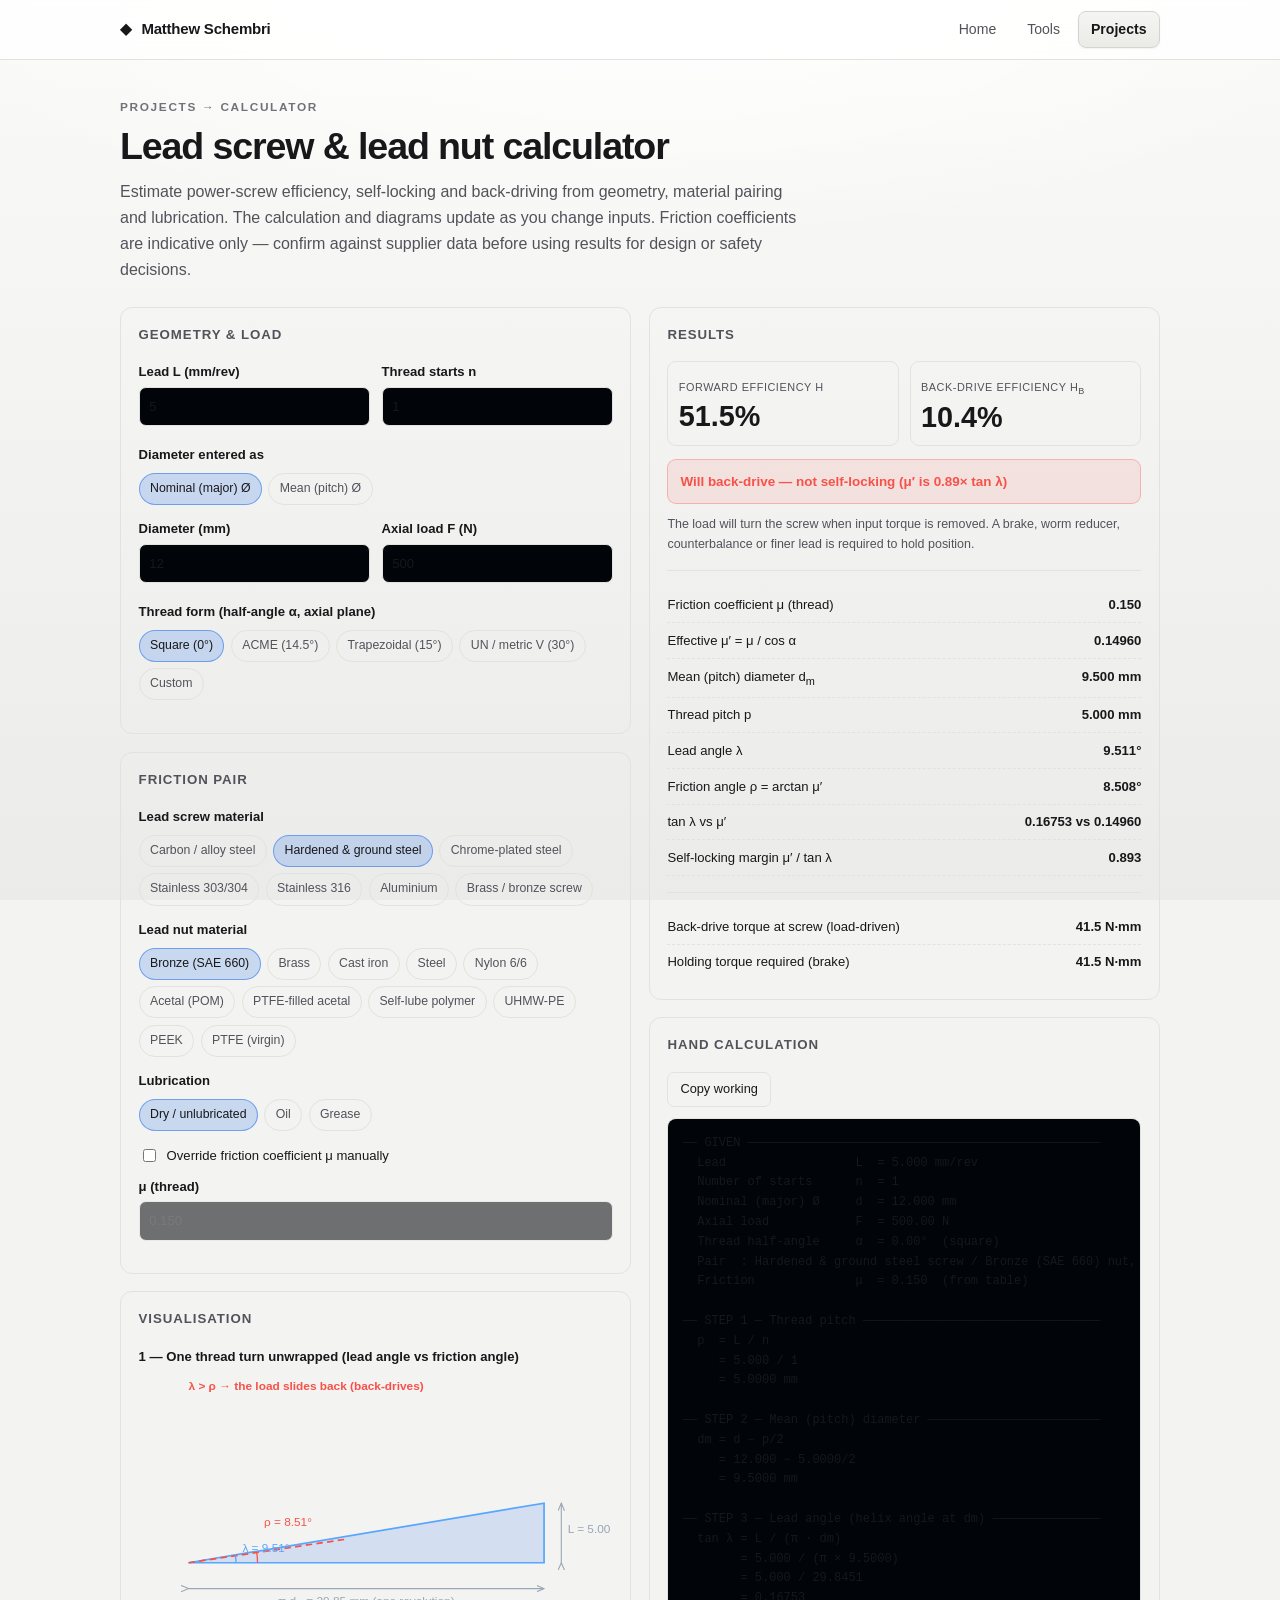
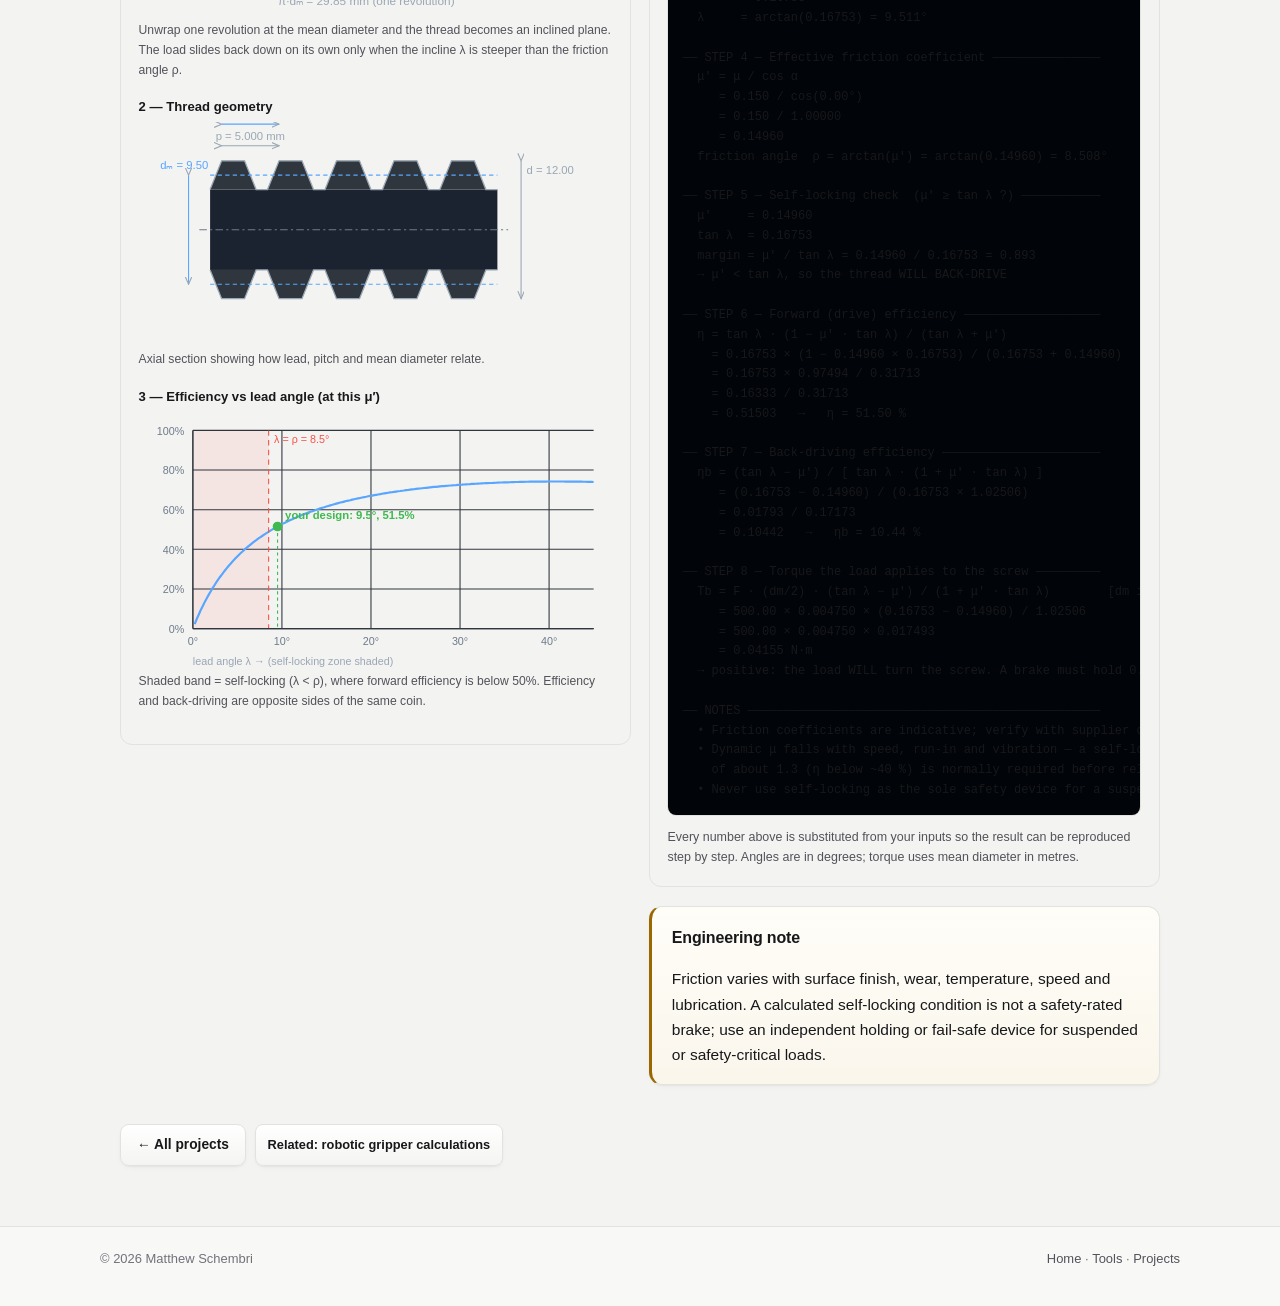
<file: projects/lead-screw-calculator.html>
<!DOCTYPE html>
<html lang="en-AU">
<head>
  <meta charset="utf-8">
  <meta name="viewport" content="width=device-width, initial-scale=1">
  <meta name="description" content="Calculate lead screw efficiency, self-locking, back-driving and load torque from thread geometry, material pairing and lubrication.">
  <title>Lead Screw &amp; Lead Nut Calculator | Portfolio</title>
  <link rel="stylesheet" href="../assets/site.css">
  <style>
    .ls-intro{max-width:76ch}
    .ls-grid{display:grid;grid-template-columns:minmax(0,1fr) minmax(0,1fr);gap:1.1rem;align-items:start;margin-top:1.5rem}
    .ls-column{min-width:0}
    .ls-card{background:var(--panel);border:1px solid var(--line);border-radius:12px;padding:1rem 1.1rem 1.2rem;margin-bottom:1.1rem}
    .ls-card h2{margin:0 0 1rem;padding:0;border:0;color:var(--muted);font-size:.83rem;letter-spacing:.07em;text-transform:uppercase}
    .ls-row{display:grid;grid-template-columns:1fr 1fr;gap:.75rem}
    .ls-field{display:block;margin:0 0 .8rem;color:var(--muted);font-size:.82rem}
    .ls-field[hidden]{display:none}
    .ls-field>span{display:block;margin-bottom:.25rem;color:var(--text);font-weight:600}
    .ls-field input[type=number]{width:100%;padding:.5rem .6rem;background:#010409;color:var(--text);border:1px solid var(--line);border-radius:7px;font:inherit}
    .ls-field input[type=number]:focus{outline:2px solid var(--accent);outline-offset:1px}
    .ls-field input:disabled{opacity:.55}
    .ls-group-label{font-weight:600;font-size:.82rem;margin:.35rem 0 .45rem}
    .ls-toggles{display:flex;flex-wrap:wrap;gap:.4rem;margin:0 0 .85rem}
    .ls-toggle{position:relative}
    .ls-toggle input{position:absolute;width:1px;height:1px;opacity:0}
    .ls-toggle span{display:inline-block;padding:.32rem .65rem;border:1px solid var(--line);border-radius:999px;font-size:.77rem;cursor:pointer;background:var(--panel2);color:var(--muted);user-select:none}
    .ls-toggle input:checked+span{background:#1f6feb33;border-color:#1f6feb88;color:var(--accent)}
    .ls-toggle input:focus-visible+span{outline:2px solid var(--accent);outline-offset:2px}
    .ls-check{display:flex;align-items:center;gap:.5rem;margin:.25rem 0 .65rem;color:var(--text);font-size:.82rem}
    .ls-check input{accent-color:var(--accent)}
    .ls-note{margin:.65rem 0 0;color:var(--muted);font-size:.78rem}
    .ls-error{color:#f85149}
    .ls-hero{display:grid;grid-template-columns:1fr 1fr;gap:.65rem;margin-bottom:.85rem}
    .ls-hero>div{background:var(--panel2);border:1px solid var(--line);border-radius:9px;padding:.65rem}
    .ls-hero small{color:var(--muted);font-size:.68rem;text-transform:uppercase;letter-spacing:.05em}
    .ls-big{font-size:1.8rem;font-weight:700;line-height:1.15;margin:.15rem 0 0;font-variant-numeric:tabular-nums}
    .ls-badge{display:block;padding:.65rem .75rem;border-radius:9px;font-weight:600;font-size:.84rem;margin:.8rem 0 .35rem}
    .ls-good{background:#3fb9501a;color:var(--ok);border:1px solid #3fb95055}
    .ls-warn{background:#d299221a;color:var(--warn);border:1px solid #d2992255}
    .ls-bad{background:#f851491a;color:#f85149;border:1px solid #f8514955}
    .ls-result{display:flex;justify-content:space-between;gap:.8rem;padding:.42rem 0;border-bottom:1px dashed var(--line);font-size:.82rem}
    .ls-result:last-of-type{border-bottom:0}
    .ls-result b{font-variant-numeric:tabular-nums;font-weight:600;text-align:right}
    .ls-card hr{margin:1rem 0}
    .ls-diagram-label{font-weight:600;font-size:.82rem;margin:1rem 0 .25rem}
    .ls-figure svg{width:100%;height:auto;display:block}
    .ls-caption{font-size:.76rem;color:var(--muted);margin:.15rem 0 .85rem}
    .ls-work{background:#010409;color:var(--text);border:1px solid var(--line);border-radius:9px;padding:.9rem;overflow-x:auto;font:12px/1.65 var(--mono);margin:0;white-space:pre;tab-size:2}
    .ls-work .hd{color:var(--accent)}
    .ls-copy{margin:0 0 .7rem;padding:.4rem .75rem;border:1px solid var(--line);background:var(--panel2);border-radius:7px;color:var(--text);font:inherit;font-size:.8rem;cursor:pointer}
    .ls-copy:hover{border-color:var(--accent);color:var(--accent)}
    @media(max-width:800px){.ls-grid{grid-template-columns:1fr}}
    @media(max-width:480px){.ls-row{grid-template-columns:1fr}.ls-result{align-items:flex-start}.ls-result b{max-width:52%;overflow-wrap:anywhere}}
  </style>
</head>
<body>
<nav class="nav" aria-label="Main">
  <div class="nav-in">
    <a class="brand" href="../index.html"><span class="mark">◆</span> Matthew Schembri</a>
    <ul>
      <li><a href="../index.html">Home</a></li>
      <li><a href="../tools.html">Tools</a></li>
      <li><a href="../projects.html" aria-current="page">Projects</a></li>
    </ul>
  </div>
</nav>

<main>
  <p class="eyebrow"><a href="../projects.html" style="color:inherit;text-decoration:none">Projects</a> → Calculator</p>
  <h1>Lead screw &amp; lead nut calculator</h1>
  <p class="lede ls-intro">Estimate power-screw efficiency, self-locking and back-driving from geometry, material pairing and lubrication. The calculation and diagrams update as you change inputs. Friction coefficients are indicative only — confirm against supplier data before using results for design or safety decisions.</p>

  <div class="ls-grid">
    <div class="ls-column">
      <section class="ls-card">
        <h2>Geometry &amp; load</h2>
        <div class="ls-row">
          <label class="ls-field"><span>Lead L (mm/rev)</span><input type="number" id="lead" value="5" min="0.01" step="0.1"></label>
          <label class="ls-field"><span>Thread starts n</span><input type="number" id="starts" value="1" min="1" step="1"></label>
        </div>
        <div class="ls-group-label">Diameter entered as</div>
        <div class="ls-toggles" id="dmode">
          <label class="ls-toggle"><input type="radio" name="dmode" value="nominal" checked><span>Nominal (major) Ø</span></label>
          <label class="ls-toggle"><input type="radio" name="dmode" value="mean"><span>Mean (pitch) Ø</span></label>
        </div>
        <div class="ls-row">
          <label class="ls-field"><span>Diameter (mm)</span><input type="number" id="dia" value="12" min="0.1" step="0.5"></label>
          <label class="ls-field"><span>Axial load F (N)</span><input type="number" id="load" value="500" min="0" step="10"></label>
        </div>
        <div class="ls-group-label">Thread form (half-angle α, axial plane)</div>
        <div class="ls-toggles" id="form">
          <label class="ls-toggle"><input type="radio" name="form" value="0" checked><span>Square (0°)</span></label>
          <label class="ls-toggle"><input type="radio" name="form" value="14.5"><span>ACME (14.5°)</span></label>
          <label class="ls-toggle"><input type="radio" name="form" value="15"><span>Trapezoidal (15°)</span></label>
          <label class="ls-toggle"><input type="radio" name="form" value="30"><span>UN / metric V (30°)</span></label>
          <label class="ls-toggle"><input type="radio" name="form" value="custom"><span>Custom</span></label>
        </div>
        <label class="ls-field" id="customWrap" hidden><span>Custom half-angle (°)</span><input type="number" id="alphaCustom" value="14.5" min="0" max="45" step="0.5"></label>
      </section>

      <section class="ls-card">
        <h2>Friction pair</h2>
        <div class="ls-group-label">Lead screw material</div>
        <div class="ls-toggles" id="screwMat"></div>
        <div class="ls-group-label">Lead nut material</div>
        <div class="ls-toggles" id="nutMat"></div>
        <div class="ls-group-label">Lubrication</div>
        <div class="ls-toggles" id="lube">
          <label class="ls-toggle"><input type="radio" name="lube" value="dry" checked><span>Dry / unlubricated</span></label>
          <label class="ls-toggle"><input type="radio" name="lube" value="oil"><span>Oil</span></label>
          <label class="ls-toggle"><input type="radio" name="lube" value="grease"><span>Grease</span></label>
        </div>
        <label class="ls-check"><input type="checkbox" id="manual"><span>Override friction coefficient μ manually</span></label>
        <label class="ls-field"><span>μ (thread)</span><input type="number" id="muManual" value="0.15" min="0.01" max="0.8" step="0.01" disabled></label>
        <p class="ls-note" id="matWarn" aria-live="polite"></p>
      </section>

      <section class="ls-card ls-figure">
        <h2>Visualisation</h2>
        <div class="ls-diagram-label">1 — One thread turn unwrapped (lead angle vs friction angle)</div>
        <div id="triSvg"></div>
        <p class="ls-caption">Unwrap one revolution at the mean diameter and the thread becomes an inclined plane. The load slides back down on its own only when the incline λ is steeper than the friction angle ρ.</p>
        <div class="ls-diagram-label">2 — Thread geometry</div>
        <div id="screwSvg"></div>
        <p class="ls-caption">Axial section showing how lead, pitch and mean diameter relate.</p>
        <div class="ls-diagram-label">3 — Efficiency vs lead angle (at this μ′)</div>
        <div id="curveSvg"></div>
        <p class="ls-caption">Shaded band = self-locking (λ &lt; ρ), where forward efficiency is below 50%. Efficiency and back-driving are opposite sides of the same coin.</p>
      </section>
    </div>

    <div class="ls-column">
      <section class="ls-card">
        <h2>Results</h2>
        <div class="ls-hero">
          <div><small>Forward efficiency η</small><p class="ls-big" id="rEff">—</p></div>
          <div><small>Back-drive efficiency η<sub>b</sub></small><p class="ls-big" id="rEffB">—</p></div>
        </div>
        <div id="verdict" class="ls-badge ls-warn" aria-live="polite">—</div>
        <p class="ls-note" id="verdictNote"></p>
        <hr>
        <div class="ls-result"><span>Friction coefficient μ (thread)</span><b id="rMu">—</b></div>
        <div class="ls-result"><span>Effective μ′ = μ / cos α</span><b id="rMuEff">—</b></div>
        <div class="ls-result"><span>Mean (pitch) diameter d<sub>m</sub></span><b id="rDm">—</b></div>
        <div class="ls-result"><span>Thread pitch p</span><b id="rP">—</b></div>
        <div class="ls-result"><span>Lead angle λ</span><b id="rLam">—</b></div>
        <div class="ls-result"><span>Friction angle ρ = arctan μ′</span><b id="rRho">—</b></div>
        <div class="ls-result"><span>tan λ vs μ′</span><b id="rCmp">—</b></div>
        <div class="ls-result"><span>Self-locking margin μ′ / tan λ</span><b id="rRatio">—</b></div>
        <hr>
        <div class="ls-result"><span>Back-drive torque at screw (load-driven)</span><b id="rTb">—</b></div>
        <div class="ls-result"><span>Holding torque required (brake)</span><b id="rTh">—</b></div>
      </section>
      <section class="ls-card">
        <h2>Hand calculation</h2>
        <button class="ls-copy" id="copyBtn" type="button">Copy working</button>
        <span id="copyStatus" class="ls-note" role="status"></span>
        <pre class="ls-work" id="work">—</pre>
        <p class="ls-note">Every number above is substituted from your inputs so the result can be reproduced step by step. Angles are in degrees; torque uses mean diameter in metres.</p>
      </section>
      <div class="panel caution">
        <h3>Engineering note</h3>
        <p>Friction varies with surface finish, wear, temperature, speed and lubrication. A calculated self-locking condition is not a safety-rated brake; use an independent holding or fail-safe device for suspended or safety-critical loads.</p>
      </div>
    </div>
  </div>
  <div class="btn-row">
    <a class="btn" href="../projects.html">← All projects</a>
    <a class="btn sm" href="gripper.html#calculations">Related: robotic gripper calculations</a>
  </div>
</main>

<footer class="site"><div>
  <span>© <span id="yr"></span> Matthew Schembri</span>
  <span><a href="../index.html">Home</a> · <a href="../tools.html">Tools</a> · <a href="../projects.html">Projects</a></span>
</div></footer>

<script>
const NUT = {
  bronze:{label:'Bronze (SAE 660)',dry:.17,oil:.10,grease:.09},
  brass:{label:'Brass',dry:.18,oil:.11,grease:.10},
  castiron:{label:'Cast iron',dry:.18,oil:.11,grease:.10},
  steel:{label:'Steel',dry:.22,oil:.14,grease:.12},
  nylon:{label:'Nylon 6/6',dry:.20,oil:.15,grease:.13},
  acetal:{label:'Acetal (POM)',dry:.20,oil:.15,grease:.13},
  acetalptfe:{label:'PTFE-filled acetal',dry:.10,oil:.08,grease:.08},
  iglide:{label:'Self-lube polymer',dry:.11,oil:.09,grease:.09},
  uhmwpe:{label:'UHMW-PE',dry:.16,oil:.12,grease:.11},
  peek:{label:'PEEK',dry:.22,oil:.16,grease:.14},
  ptfe:{label:'PTFE (virgin)',dry:.07,oil:.06,grease:.06}
};
const SCREW = {
  carbon:{label:'Carbon / alloy steel',f:1},
  hardened:{label:'Hardened & ground steel',f:.88},
  chrome:{label:'Chrome-plated steel',f:.85},
  ss303:{label:'Stainless 303/304',f:1.08},
  ss316:{label:'Stainless 316',f:1.12},
  alu:{label:'Aluminium',f:1.15,warn:'Aluminium screws wear rapidly against metal nuts — use with polymer nuts and light loads only.'},
  brassS:{label:'Brass / bronze screw',f:1.02}
};
const OVERRIDE = {
  'carbon|steel':{dry:.25,oil:.15,grease:.13,warn:'Steel-on-steel threads gall and wear quickly — lubricate continuously or change the nut material.'},
  'hardened|steel':{dry:.23,oil:.14,grease:.12,warn:'Steel-on-steel threads require continuous lubrication.'},
  'ss303|steel':{dry:.32,oil:.18,grease:.15,warn:'Stainless against steel is highly galling-prone. Avoid, or use a bronze/polymer nut.'},
  'ss316|steel':{dry:.35,oil:.20,grease:.16,warn:'316 against steel galls severely. Use bronze or polymer nut.'},
  'alu|steel':{dry:.30,oil:.18,grease:.15,warn:'Aluminium on steel: high wear and pick-up. Not recommended for power screws.'},
  'brassS|brass':{dry:.22,oil:.13,grease:.11,warn:'Brass on brass is prone to seizure — use dissimilar materials.'}
};
const POLY=['nylon','acetal','acetalptfe','iglide','uhmwpe','peek','ptfe'];
const LUBE={dry:'dry',oil:'oil-lubricated',grease:'grease-lubricated'};
const $=id=>document.getElementById(id);
const val=name=>document.querySelector(`input[name="${name}"]:checked`).value;
const DEG=180/Math.PI;
const f=(x,d=5)=>Number.isFinite(x)?x.toFixed(d):'—';

function buildToggles(id,data,name,checked){
  $(id).innerHTML=Object.entries(data).map(([key,item])=>
    `<label class="ls-toggle"><input type="radio" name="${name}" value="${key}"${key===checked?' checked':''}><span>${item.label}</span></label>`).join('');
}
function lookupMu(screw,nut,lube){
  const override=OVERRIDE[`${screw}|${nut}`];
  if(override)return {mu:override[lube],warn:override.warn};
  const warn=[];
  if(SCREW[screw].warn)warn.push(SCREW[screw].warn);
  if(POLY.includes(nut)&&lube!=='dry')warn.push('Polymer nuts are often run dry; check grease compatibility.');
  if(POLY.includes(nut))warn.push('Polymer nuts are PV-limited: check the supplier load/speed (PV) chart.');
  return {mu:NUT[nut][lube]*SCREW[screw].f,warn:warn.join(' ')};
}
function triSVG(dm,lead,lamDeg,rhoDeg){
  const W=440,H=230,ox=46,oy=H-52,circ=Math.PI*dm;
  const scale=Math.min(330/circ,130/lead,60),bx=circ*scale,hy=lead*scale,lock=rhoDeg>=lamDeg;
  const radius=Math.min(bx*.55,150);
  const rx=ox+radius*Math.cos(rhoDeg/DEG),ry=oy-radius*Math.sin(rhoDeg/DEG);
  const arc=(r,a)=>`M ${ox+r} ${oy} A ${r} ${r} 0 0 0 ${ox+r*Math.cos(a/DEG)} ${oy-r*Math.sin(a/DEG)}`;
  return `<svg viewBox="0 0 ${W} ${H}" role="img" aria-label="Unwrapped thread triangle">
    <defs><marker id="lead-a1" markerWidth="8" markerHeight="8" refX="7" refY="3" orient="auto"><path d="M0,0 L7,3 L0,6" fill="none" stroke="#9aa7b4"/></marker></defs>
    <polygon points="${ox},${oy} ${ox+bx},${oy} ${ox+bx},${oy-hy}" fill="#1f6feb26" stroke="#58a6ff" stroke-width="1.6"/>
    <line x1="${ox}" y1="${oy}" x2="${rx}" y2="${ry}" stroke="${lock?'#3fb950':'#f85149'}" stroke-width="1.6" stroke-dasharray="6 4"/>
    <path d="${arc(44,lamDeg)}" fill="none" stroke="#58a6ff" stroke-width="1.2"/><path d="${arc(64,rhoDeg)}" fill="none" stroke="${lock?'#3fb950':'#f85149'}" stroke-width="1.2"/>
    <text x="${ox+50}" y="${oy-10}" font-size="11" fill="#58a6ff">λ = ${f(lamDeg,2)}°</text>
    <text x="${ox+70}" y="${oy-34}" font-size="11" fill="${lock?'#3fb950':'#f85149'}">ρ = ${f(rhoDeg,2)}°</text>
    <line x1="${ox}" y1="${oy+24}" x2="${ox+bx}" y2="${oy+24}" stroke="#9aa7b4" marker-end="url(#lead-a1)" marker-start="url(#lead-a1)"/>
    <text x="${ox+bx/2}" y="${oy+39}" font-size="11" fill="#9aa7b4" text-anchor="middle">π·dₘ = ${f(circ,2)} mm (one revolution)</text>
    <line x1="${ox+bx+16}" y1="${oy}" x2="${ox+bx+16}" y2="${oy-hy}" stroke="#9aa7b4" marker-end="url(#lead-a1)" marker-start="url(#lead-a1)"/>
    <text x="${ox+bx+22}" y="${oy-hy/2}" font-size="11" fill="#9aa7b4">L = ${f(lead,2)} mm</text>
    <text x="${ox}" y="18" font-size="11" font-weight="600" fill="${lock?'#3fb950':'#f85149'}">${lock?'ρ ≥ λ → friction holds the load (self-locking)':'λ > ρ → the load slides back (back-drives)'}</text>
  </svg>`;
}
function screwSVG(dMaj,dm,p,lead,starts){
  const W=440,H=210,cy=100,teeth=5,x0=66;
  const scale=Math.min(290/(teeth*p),64/(dMaj/2),40),w=p*scale;
  const majR=dMaj/2*scale,minR=Math.max(3,(dMaj/2-p/2)*scale),meanR=dm/2*scale;
  let top=`M ${x0} ${cy-minR}`,bottom=`M ${x0} ${cy+minR}`;
  for(let i=0;i<teeth;i++){
    const x=x0+i*w;
    top+=` L ${(x+.2*w).toFixed(1)} ${(cy-majR).toFixed(1)} L ${(x+.6*w).toFixed(1)} ${(cy-majR).toFixed(1)} L ${(x+.8*w).toFixed(1)} ${(cy-minR).toFixed(1)} L ${(x+w).toFixed(1)} ${(cy-minR).toFixed(1)}`;
    bottom+=` L ${(x+.2*w).toFixed(1)} ${(cy+majR).toFixed(1)} L ${(x+.6*w).toFixed(1)} ${(cy+majR).toFixed(1)} L ${(x+.8*w).toFixed(1)} ${(cy+minR).toFixed(1)} L ${(x+w).toFixed(1)} ${(cy+minR).toFixed(1)}`;
  }
  const xe=x0+teeth*w,Lpx=Math.min(starts*w,teeth*w-.2*w);
  return `<svg viewBox="0 0 ${W} ${H}" role="img" aria-label="Thread profile">
    <defs><marker id="lead-a2" markerWidth="8" markerHeight="8" refX="7" refY="3" orient="auto"><path d="M0,0 L7,3 L0,6" fill="none" stroke="#9aa7b4"/></marker></defs>
    <rect x="${x0}" y="${cy-minR}" width="${xe-x0}" height="${2*minR}" fill="#1c2330"/>
    <path d="${top}" fill="#30363d" stroke="#9aa7b4" stroke-width="1.2"/><path d="${bottom}" fill="#30363d" stroke="#9aa7b4" stroke-width="1.2"/>
    <line x1="${x0-10}" y1="${cy}" x2="${xe+10}" y2="${cy}" stroke="#6e7b8a" stroke-dasharray="7 3 2 3"/>
    <line x1="${x0}" y1="${cy-meanR}" x2="${xe}" y2="${cy-meanR}" stroke="#58a6ff" stroke-dasharray="4 3"/><line x1="${x0}" y1="${cy+meanR}" x2="${xe}" y2="${cy+meanR}" stroke="#58a6ff" stroke-dasharray="4 3"/>
    <line x1="${x0+.2*w}" y1="${cy-majR-14}" x2="${x0+1.2*w}" y2="${cy-majR-14}" stroke="#9aa7b4" marker-end="url(#lead-a2)" marker-start="url(#lead-a2)"/>
    <text x="${x0+.7*w}" y="${cy-majR-19}" font-size="10.5" fill="#9aa7b4" text-anchor="middle">p = ${f(p,3)} mm</text>
    <line x1="${x0+.2*w}" y1="${cy-majR-34}" x2="${x0+.2*w+Lpx}" y2="${cy-majR-34}" stroke="#58a6ff" marker-end="url(#lead-a2)" marker-start="url(#lead-a2)"/>
    <text x="${x0+.2*w+Lpx/2}" y="${cy-majR-39}" font-size="10.5" fill="#58a6ff" text-anchor="middle">L = n·p = ${f(lead,2)} mm</text>
    <line x1="${xe+22}" y1="${cy-majR}" x2="${xe+22}" y2="${cy+majR}" stroke="#9aa7b4" marker-end="url(#lead-a2)" marker-start="url(#lead-a2)"/>
    <text x="${xe+27}" y="${cy-majR+12}" font-size="10.5" fill="#9aa7b4">d = ${f(dMaj,2)}</text>
    <line x1="${x0-20}" y1="${cy-meanR}" x2="${x0-20}" y2="${cy+meanR}" stroke="#58a6ff" marker-end="url(#lead-a2)" marker-start="url(#lead-a2)"/>
    <text x="${x0-24}" y="${cy-meanR-6}" font-size="10.5" fill="#58a6ff" text-anchor="middle">dₘ = ${f(dm,2)}</text>
  </svg>`;
}
function curveSVG(muE,lamDeg,eff){
  const W=440,H=240,ml=50,mr=18,mt=18,mb=38,XM=45;
  const px=l=>ml+l/XM*(W-ml-mr),py=e=>H-mb-e*(H-mt-mb),rho=Math.atan(muE)*DEG;
  const points=[];
  for(let i=0;i<=200;i++){
    const angle=.2+i*(XM-.2)/200,t=Math.tan(angle/DEG),e=t*(1-muE*t)/(t+muE);
    points.push(`${px(angle).toFixed(1)},${py(Math.max(0,Math.min(1,e))).toFixed(1)}`);
  }
  let grid='';
  for(let e=0;e<=1.0001;e+=.2)grid+=`<line x1="${ml}" y1="${py(e)}" x2="${W-mr}" y2="${py(e)}" stroke="#30363d"/><text x="${ml-8}" y="${py(e)+4}" font-size="10" fill="#6e7b8a" text-anchor="end">${(e*100).toFixed(0)}%</text>`;
  for(let angle=0;angle<=XM;angle+=10)grid+=`<line x1="${px(angle)}" y1="${mt}" x2="${px(angle)}" y2="${H-mb}" stroke="#30363d"/><text x="${px(angle)}" y="${H-mb+15}" font-size="10" fill="#6e7b8a" text-anchor="middle">${angle}°</text>`;
  const lc=Math.min(lamDeg,XM),ec=Math.max(0,Math.min(1,eff)),rhoX=Math.min(rho,XM);
  return `<svg viewBox="0 0 ${W} ${H}" role="img" aria-label="Efficiency versus lead angle">
    <rect x="${ml}" y="${mt}" width="${Math.max(0,px(rhoX)-ml)}" height="${H-mb-mt}" fill="#f8514915"/>${grid}
    <polyline points="${points.join(' ')}" fill="none" stroke="#58a6ff" stroke-width="2"/>
    <line x1="${px(rhoX)}" y1="${mt}" x2="${px(rhoX)}" y2="${H-mb}" stroke="#f85149" stroke-dasharray="5 4"/>
    <text x="${px(rhoX)+5}" y="${mt+12}" font-size="10" fill="#f85149">λ = ρ = ${f(rho,1)}°</text>
    <line x1="${px(lc)}" y1="${py(ec)}" x2="${px(lc)}" y2="${H-mb}" stroke="#3fb950" stroke-dasharray="3 3"/>
    <circle cx="${px(lc)}" cy="${py(ec)}" r="4.5" fill="#3fb950"/>
    <text x="${px(lc)+7}" y="${py(ec)-7}" font-size="10.5" font-weight="600" fill="#3fb950">your design: ${f(lamDeg,1)}°, ${(ec*100).toFixed(1)}%</text>
    <text x="${ml}" y="${H-4}" font-size="10" fill="#9aa7b4">lead angle λ → (self-locking zone shaded)</text>
    <line x1="${ml}" y1="${H-mb}" x2="${W-mr}" y2="${H-mb}" stroke="#30363d"/><line x1="${ml}" y1="${mt}" x2="${ml}" y2="${H-mb}" stroke="#30363d"/>
  </svg>`;
}
function clearResults(message){
  ['rEff','rEffB','rMu','rMuEff','rDm','rP','rLam','rRho','rCmp','rRatio','rTb','rTh'].forEach(id=>$(id).textContent='—');
  $('verdict').className='ls-badge ls-warn';
  $('verdict').textContent=message;
  $('verdictNote').textContent='';
  $('work').textContent=message;
  ['triSvg','screwSvg','curveSvg'].forEach(id=>$(id).replaceChildren());
}
function calc(){
  const form=val('form');
  $('customWrap').hidden=form!=='custom';
  const leadInput=$('lead'),startsInput=$('starts'),diaInput=$('dia'),loadInput=$('load'),alphaInput=$('alphaCustom'),muInput=$('muManual');
  const lead=leadInput.valueAsNumber,starts=startsInput.valueAsNumber,diameter=diaInput.valueAsNumber,load=loadInput.valueAsNumber;
  const alpha=form==='custom'?alphaInput.valueAsNumber:Number(form),screw=val('screwMat'),nut=val('nutMat'),lube=val('lube'),manual=$('manual').checked;
  const auto=lookupMu(screw,nut,lube);
  muInput.disabled=!manual;
  if(!manual)muInput.value=auto.mu.toFixed(3);
  const mu=manual?muInput.valueAsNumber:auto.mu;
  $('matWarn').textContent=manual?'Manual override active — material table ignored.':auto.warn;
  $('matWarn').classList.toggle('ls-error',manual);
  const startsValid=Number.isInteger(starts)&&starts>=1;
  if(!Number.isFinite(lead)||lead<=0||!startsValid||!Number.isFinite(diameter)||diameter<=0||!Number.isFinite(load)||load<0||
     !Number.isFinite(alpha)||alpha<0||alpha>45||!Number.isFinite(mu)||mu<=0||mu>.8){
    clearResults('Enter valid positive geometry, a whole-number start count, non-negative load, and μ between 0 and 0.8.');
    return;
  }
  const pitch=lead/starts,nominal=val('dmode')==='nominal',dm=nominal?diameter-pitch/2:diameter,dMaj=nominal?diameter:diameter+pitch/2;
  if(dm<=0){clearResults('Mean diameter must be positive. Increase the entered diameter or reduce lead.');return;}
  const formName={'0':'square','14.5':'ACME','15':'trapezoidal','30':'UN / metric V'}[String(alpha)]||'custom';
  const cosA=Math.cos(alpha/DEG),muE=mu/cosA,tanL=lead/(Math.PI*dm),lamDeg=Math.atan(tanL)*DEG,rhoDeg=Math.atan(muE)*DEG;
  const num=tanL*(1-muE*tanL),den=tanL+muE,eff=den>0?num/den:0;
  const nb=tanL-muE,db=tanL*(1+muE*tanL),effB=nb>0?nb/db:0;
  const torque=load*(dm/2000)*(tanL-muE)/(1+muE*tanL),ratio=muE/tanL;
  const torqueText=value=>Math.abs(value)<1?`${f(value*1000,1)} N·mm`:`${f(value,3)} N·m`;
  $('rMu').textContent=f(mu,3);$('rMuEff').textContent=f(muE,5);
  $('rDm').textContent=`${f(dm,3)} mm`;$('rP').textContent=`${f(pitch,3)} mm`;
  $('rLam').textContent=`${f(lamDeg,3)}°`;$('rRho').textContent=`${f(rhoDeg,3)}°`;
  $('rCmp').textContent=`${f(tanL,5)} vs ${f(muE,5)}`;$('rRatio').textContent=f(ratio,3);
  $('rEff').textContent=`${(Math.max(0,eff)*100).toFixed(1)}%`;$('rEffB').textContent=`${(effB*100).toFixed(1)}%`;
  $('rTb').textContent=torque>0?torqueText(torque):'none — self-locking';
  $('rTh').textContent=torque>0?torqueText(torque):'0 (held by thread friction)';
  const badge=$('verdict'),note=$('verdictNote');
  if(ratio>=1.3){
    badge.className='ls-badge ls-good';badge.textContent=`Self-locking — will not back-drive (μ′ is ${f(ratio,2)}× tan λ)`;
    note.textContent='Comfortable static margin. Still fit a brake or fail-safe device for suspended or safety-critical loads, and re-check with a reduced μ after run-in.';
  }else if(ratio>=1){
    badge.className='ls-badge ls-warn';badge.textContent=`Marginally self-locking (μ′ is only ${f(ratio,2)}× tan λ)`;
    note.textContent='Static friction just holds the load, but vibration, shock, run-in polishing or lubricant ingress can tip this into back-driving. Add a brake or reduce the lead.';
  }else{
    badge.className='ls-badge ls-bad';badge.textContent=`Will back-drive — not self-locking (μ′ is ${f(ratio,2)}× tan λ)`;
    note.textContent='The load will turn the screw when input torque is removed. A brake, worm reducer, counterbalance or finer lead is required to hold position.';
  }
  $('triSvg').innerHTML=triSVG(dm,lead,lamDeg,rhoDeg);
  $('screwSvg').innerHTML=screwSVG(dMaj,dm,pitch,lead,starts);
  $('curveSvg').innerHTML=curveSVG(muE,lamDeg,Math.max(0,eff));

  const lines=[],rule=title=>`── ${title} ${'─'.repeat(Math.max(0,54-title.length))}`;
  lines.push(rule('GIVEN'),`  Lead                  L  = ${f(lead,3)} mm/rev`,`  Number of starts      n  = ${starts}`,
    `  ${nominal?`Nominal (major) Ø     d  = ${f(diameter,3)} mm`:`Mean (pitch) Ø        dm = ${f(diameter,3)} mm`}`,
    `  Axial load            F  = ${f(load,2)} N`,`  Thread half-angle     α  = ${f(alpha,2)}°  (${formName})`,
    `  Pair  : ${SCREW[screw].label} screw / ${NUT[nut].label} nut, ${LUBE[lube]}`,
    `  Friction              μ  = ${f(mu,3)}${manual?'  (manual override)':'  (from table)'}`,'',
    rule('STEP 1 — Thread pitch'),'  p  = L / n',`     = ${f(lead,3)} / ${starts}`,`     = ${f(pitch,4)} mm`,'',
    rule('STEP 2 — Mean (pitch) diameter'));
  if(nominal)lines.push('  dm = d − p/2',`     = ${f(diameter,3)} − ${f(pitch,4)}/2`,`     = ${f(dm,4)} mm`);
  else lines.push(`  dm = ${f(dm,4)} mm   (entered directly)`,`  d  = dm + p/2 = ${f(dm,4)} + ${f(pitch,4)}/2 = ${f(dMaj,4)} mm  (major Ø, for reference)`);
  lines.push('',
    rule('STEP 3 — Lead angle (helix angle at dm)'),'  tan λ = L / (π · dm)',`        = ${f(lead,3)} / (π × ${f(dm,4)})`,
    `        = ${f(lead,3)} / ${f(Math.PI*dm,4)}`,`        = ${f(tanL,5)}`,`  λ     = arctan(${f(tanL,5)}) = ${f(lamDeg,3)}°`,'',
    rule('STEP 4 — Effective friction coefficient'),'  μ′ = μ / cos α',`     = ${f(mu,3)} / cos(${f(alpha,2)}°)`,
    `     = ${f(mu,3)} / ${f(cosA,5)}`,`     = ${f(muE,5)}`,`  friction angle  ρ = arctan(μ′) = arctan(${f(muE,5)}) = ${f(rhoDeg,3)}°`,'',
    rule('STEP 5 — Self-locking check  (μ′ ≥ tan λ ?)'),`  μ′     = ${f(muE,5)}`,`  tan λ  = ${f(tanL,5)}`,
    `  margin = μ′ / tan λ = ${f(muE,5)} / ${f(tanL,5)} = ${f(ratio,3)}`,
    `  → ${ratio>=1?'μ′ ≥ tan λ, so the thread is SELF-LOCKING':'μ′ < tan λ, so the thread WILL BACK-DRIVE'}${ratio>=1&&ratio<1.3?' (margin < 1.3 — treat as marginal)':''}`,'',
    rule('STEP 6 — Forward (drive) efficiency'),'  η = tan λ · (1 − μ′ · tan λ) / (tan λ + μ′)',
    `    = ${f(tanL,5)} × (1 − ${f(muE,5)} × ${f(tanL,5)}) / (${f(tanL,5)} + ${f(muE,5)})`,
    `    = ${f(tanL,5)} × ${f(1-muE*tanL,5)} / ${f(den,5)}`,`    = ${f(num,5)} / ${f(den,5)}`,
    `    = ${f(eff,5)}   →   η = ${(Math.max(0,eff)*100).toFixed(2)} %`,'',
    rule('STEP 7 — Back-driving efficiency'),'  ηb = (tan λ − μ′) / [ tan λ · (1 + μ′ · tan λ) ]',
    `     = (${f(tanL,5)} − ${f(muE,5)}) / (${f(tanL,5)} × ${f(1+muE*tanL,5)})`,
    `     = ${f(nb,5)} / ${f(db,5)}`);
  if(nb>0)lines.push(`     = ${f(effB,5)}   →   ηb = ${(effB*100).toFixed(2)} %`);
  else lines.push(`     = ${f(nb/db,5)}  (negative)`,'  A negative result means no back-driving is possible: ηb = 0 %.');
  lines.push('',
    rule('STEP 8 — Torque the load applies to the screw'),'  Tb = F · (dm/2) · (tan λ − μ′) / (1 + μ′ · tan λ)        [dm in metres]',
    `     = ${f(load,2)} × ${f(dm/2000,6)} × (${f(tanL,5)} − ${f(muE,5)}) / ${f(1+muE*tanL,5)}`,
    `     = ${f(load,2)} × ${f(dm/2000,6)} × ${f((tanL-muE)/(1+muE*tanL),6)}`,
    `     = ${f(torque,5)} N·m`,
    torque>0?`  → positive: the load WILL turn the screw. A brake must hold ${f(torque,4)} N·m (${f(torque*1000,1)} N·mm).`:'  → zero or negative: the load cannot turn the screw; holding torque = 0.',
    '',rule('NOTES'),'  • Friction coefficients are indicative; verify with supplier data.',
    '  • Dynamic μ falls with speed, run-in and vibration — a self-locking margin',
    '    of about 1.3 (η below ~40 %) is normally required before relying on it.',
    '  • Never use self-locking as the sole safety device for a suspended load.');
  $('work').textContent=lines.join('\n');
}

buildToggles('screwMat',SCREW,'screwMat','hardened');
buildToggles('nutMat',NUT,'nutMat','bronze');
document.addEventListener('input',calc);
document.addEventListener('change',calc);
$('copyBtn').addEventListener('click',async()=>{
  try{
    await navigator.clipboard.writeText($('work').textContent);
    $('copyStatus').textContent='Working copied to clipboard.';
  }catch(error){
    $('copyStatus').textContent='Clipboard access is unavailable. Select and copy the working manually.';
  }
  setTimeout(()=>$('copyStatus').textContent='',3000);
});
$('yr').textContent=new Date().getFullYear();
calc();
</script>
</body>
</html>
</file>
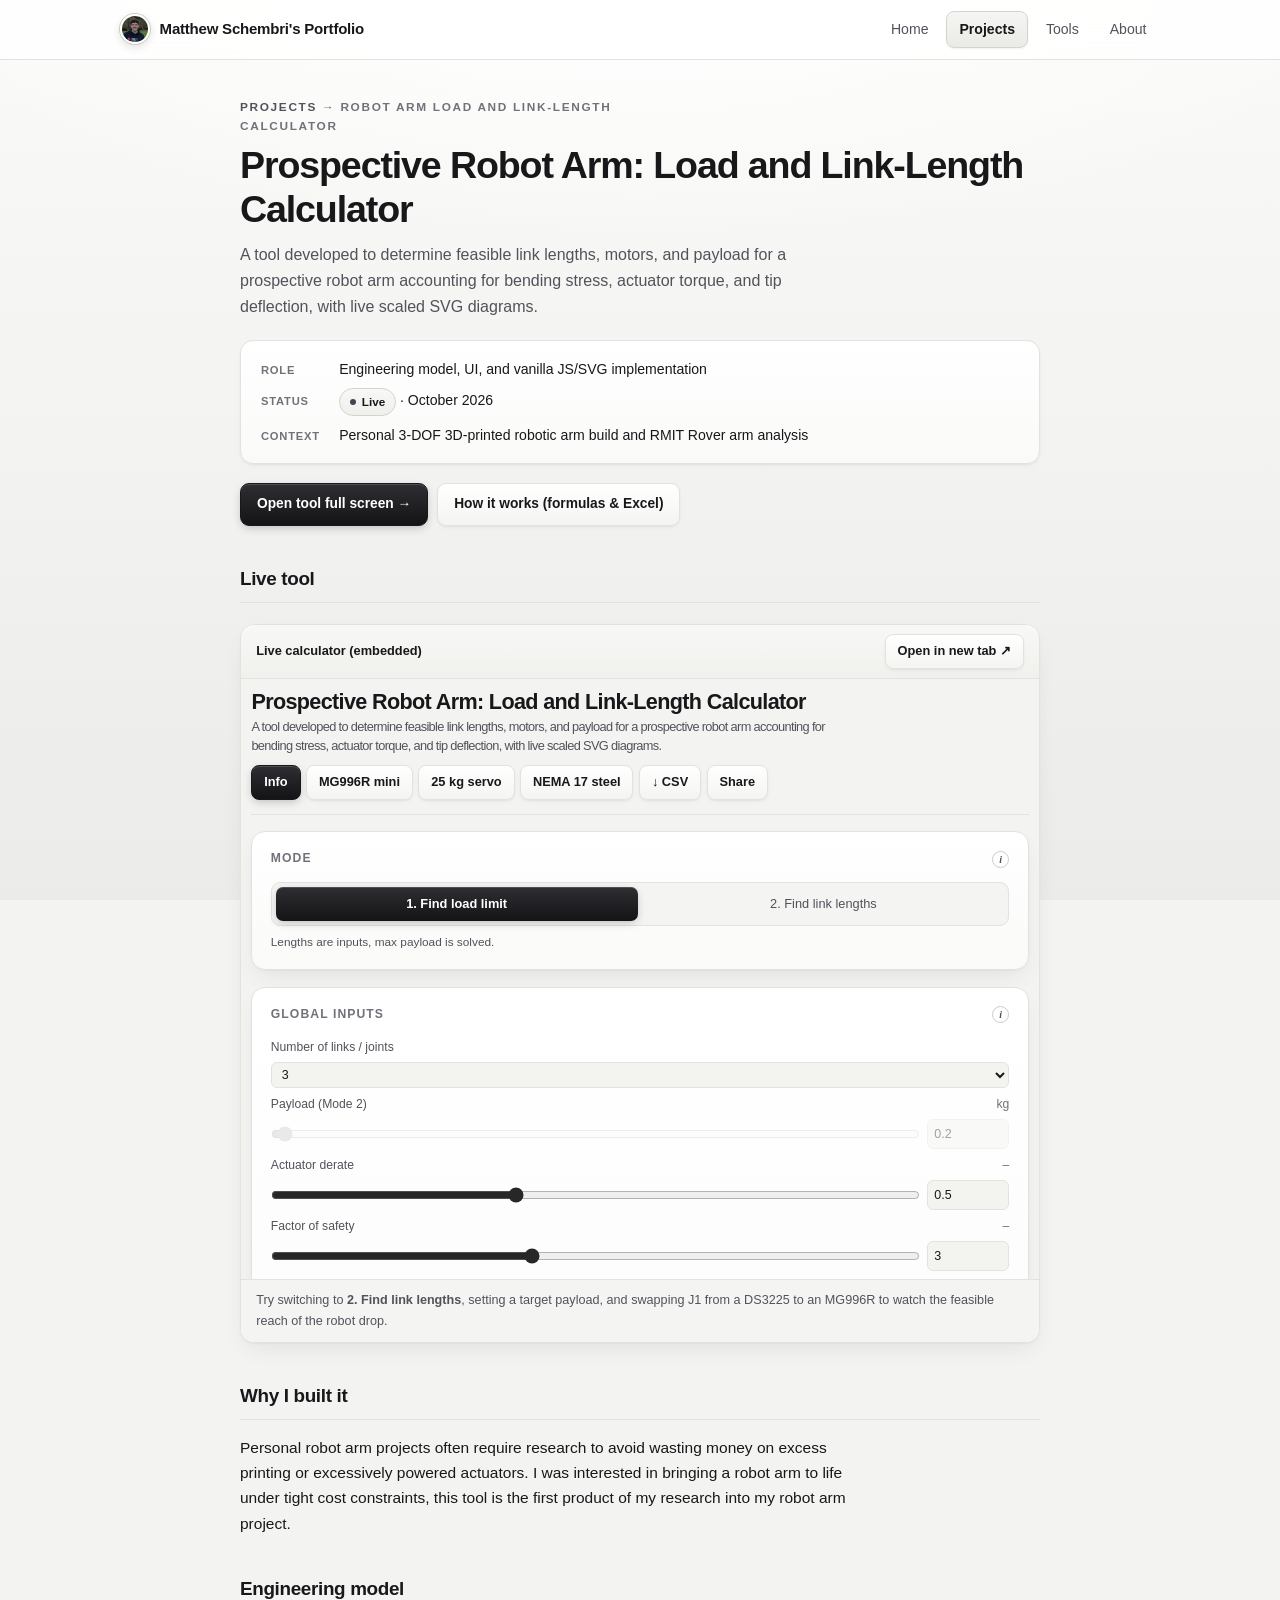
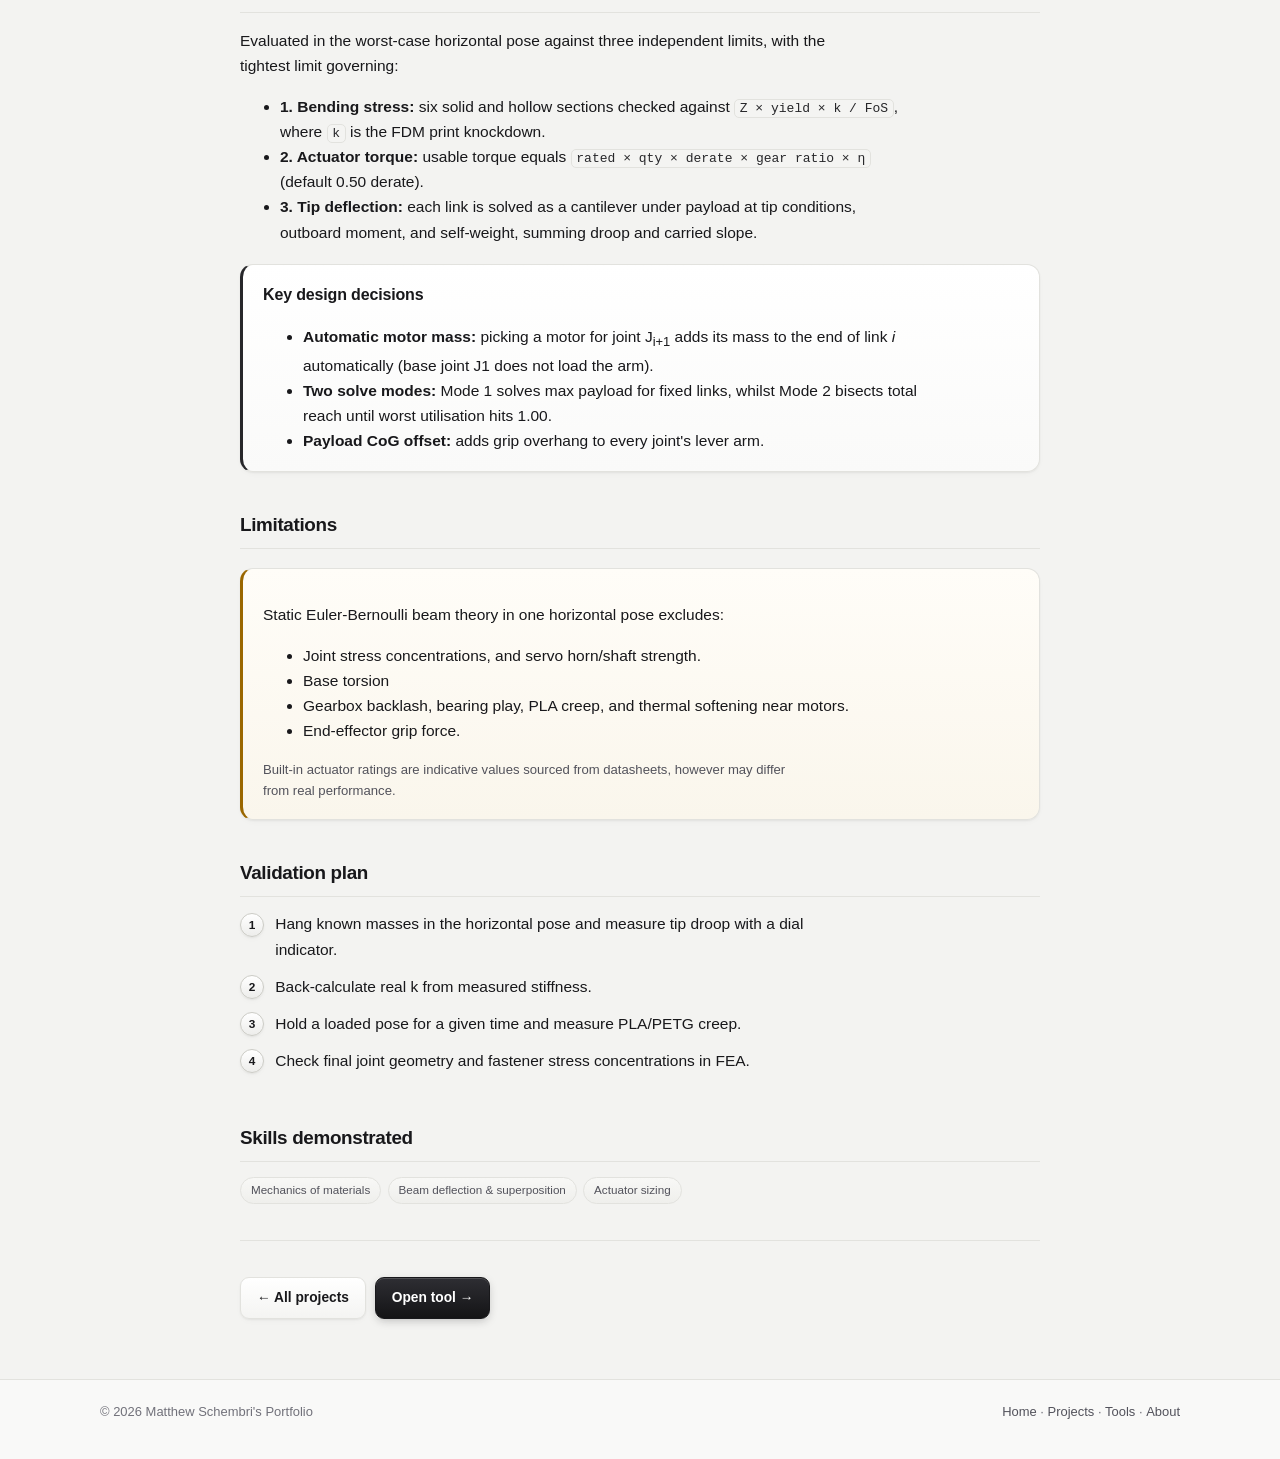
<file: projects/robot-arm.html>
<!DOCTYPE html>
<html lang="en-AU">
<head>
  <meta charset="utf-8">
  <meta name="viewport" content="width=device-width, initial-scale=1">
  <meta name="description" content="Case study: interactive robot arm calculator checking bending stress, actuator torque and tip deflection.">
  <title>Robot Arm Load and Link-Length Calculator | Matthew Schembri</title>
  <link rel="stylesheet" href="../assets/site.css">
</head>
<body>

<nav class="nav" aria-label="Main">
  <div class="nav-in">
    <a class="brand" href="../index.html"><img class="brand-avatar" src="../assets/media/profile.svg" alt="" width="30" height="30"> <span data-text="site.brand"></span></a>
    <ul>
      <li><a href="../index.html">Home</a></li>
      <li><a href="../projects.html" aria-current="page">Projects</a></li>
      <li><a href="../tools.html">Tools</a></li>
      <li><a href="../about.html">About</a></li>
    </ul>
  </div>
</nav>

<main class="narrow">
  <p class="eyebrow"><a href="../projects.html">Projects</a> → Robot Arm Load and Link-Length Calculator</p>
  <h1 data-text="robotArm.title"></h1>
  <p class="lede" data-text="robotArm.description"></p>

  <dl class="meta">
    <dt>Role</dt><dd data-text="robotArm.meta.role"></dd>
    <dt>Status</dt><dd><span class="chip live">Live</span> · October 2026</dd>
    <dt>Context</dt><dd data-text="robotArm.meta.context"></dd>
  </dl>

  <div class="btn-row">
    <a class="btn prim" href="../tools/armActuatorCalculation.html">Open tool full screen →</a>
    <a class="btn" href="../tools/armToolExplanation.html">How it works (formulas &amp; Excel)</a>
  </div>

  <h2 id="evidence" data-text="robotArm.liveHeading"></h2>

  <figure class="evidence">
    <header>
      <span class="tag">Live calculator (embedded)</span>
      <a class="btn sm" href="../tools/armActuatorCalculation.html" target="_blank" rel="noopener">Open in new tab ↗</a>
    </header>
    <iframe src="../tools/armActuatorCalculation.html?embed=1" loading="lazy"
            title="Robot Arm Load and Link-Length Calculator"></iframe>
    <figcaption data-html="robotArm.liveCaptionHtml"></figcaption>
  </figure>

  <h2 data-text="robotArm.whyHeading"></h2>
  <p data-text="robotArm.whyIntro"></p>

  <h2 data-text="robotArm.modelHeading"></h2>
  <p data-text="robotArm.modelIntro"></p>
  <ul data-list="robotArm.modelList"></ul>

  <div class="panel note">
    <h3 data-text="robotArm.decisionsHeading"></h3>
    <ul data-list="robotArm.decisionsList"></ul>
  </div>

  <h2 data-text="robotArm.limitationsHeading"></h2>
  <div class="panel caution">
    <p data-text="robotArm.limitationsIntro"></p>
    <ul data-list="robotArm.limitationsList"></ul>
    <p class="small muted" data-text="robotArm.limitationsNote"></p>
  </div>

  <h2 data-text="robotArm.validationHeading"></h2>
  <ol class="steps" data-list="robotArm.validationList"></ol>

  <h2 data-text="robotArm.skillsHeading"></h2>
  <ul class="chips" data-list="robotArm.skills" data-item-class="chip"></ul>

  <hr>
  <div class="btn-row">
    <a class="btn" href="../projects.html">← All projects</a>
    <a class="btn prim" href="../tools/armActuatorCalculation.html">Open tool →</a>
  </div>
</main>

<footer class="site"><div>
  <span>© <span id="yr"></span> <span data-text="site.brand"></span></span>
  <span><a href="../index.html">Home</a> · <a href="../projects.html">Projects</a> · <a href="../tools.html">Tools</a> · <a href="../about.html">About</a></span>
</div></footer>

<script src="../content.js"></script>
<script src="../assets/site.js"></script>
</body>
</html>
</file>
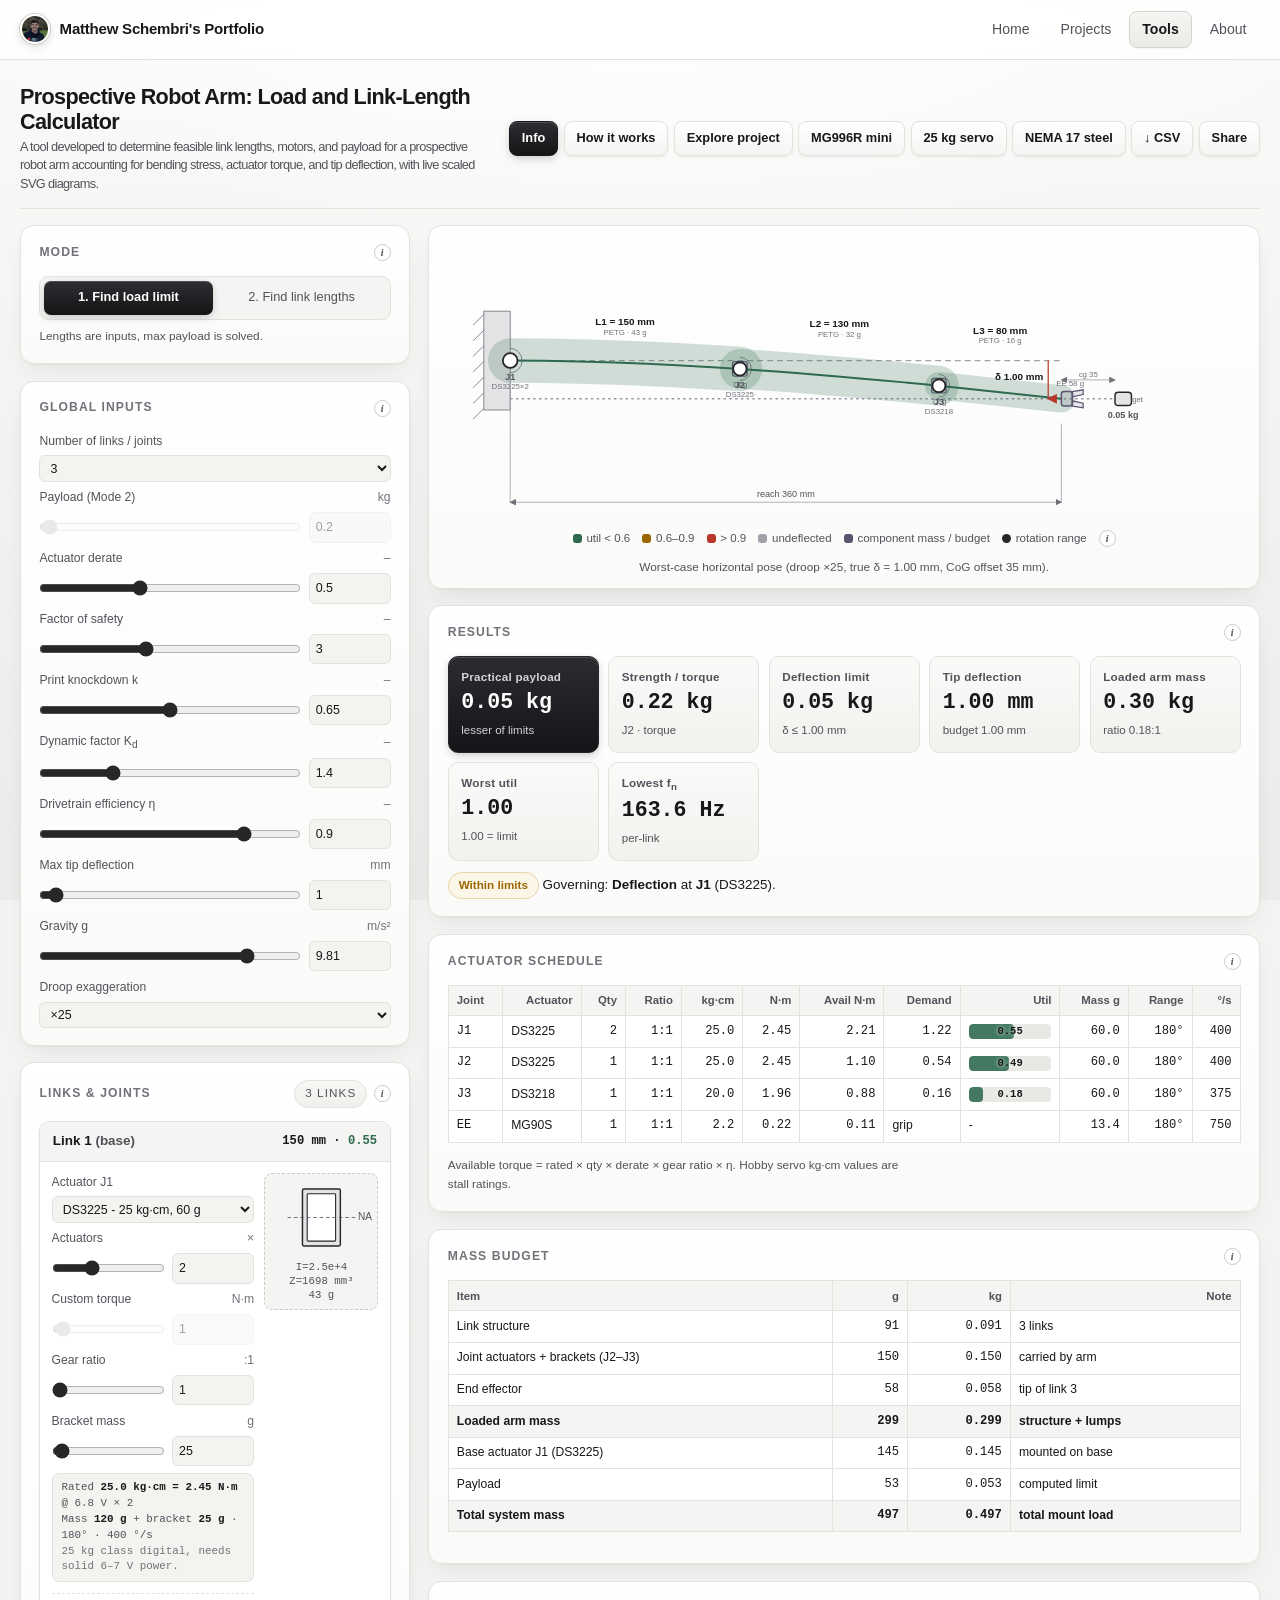
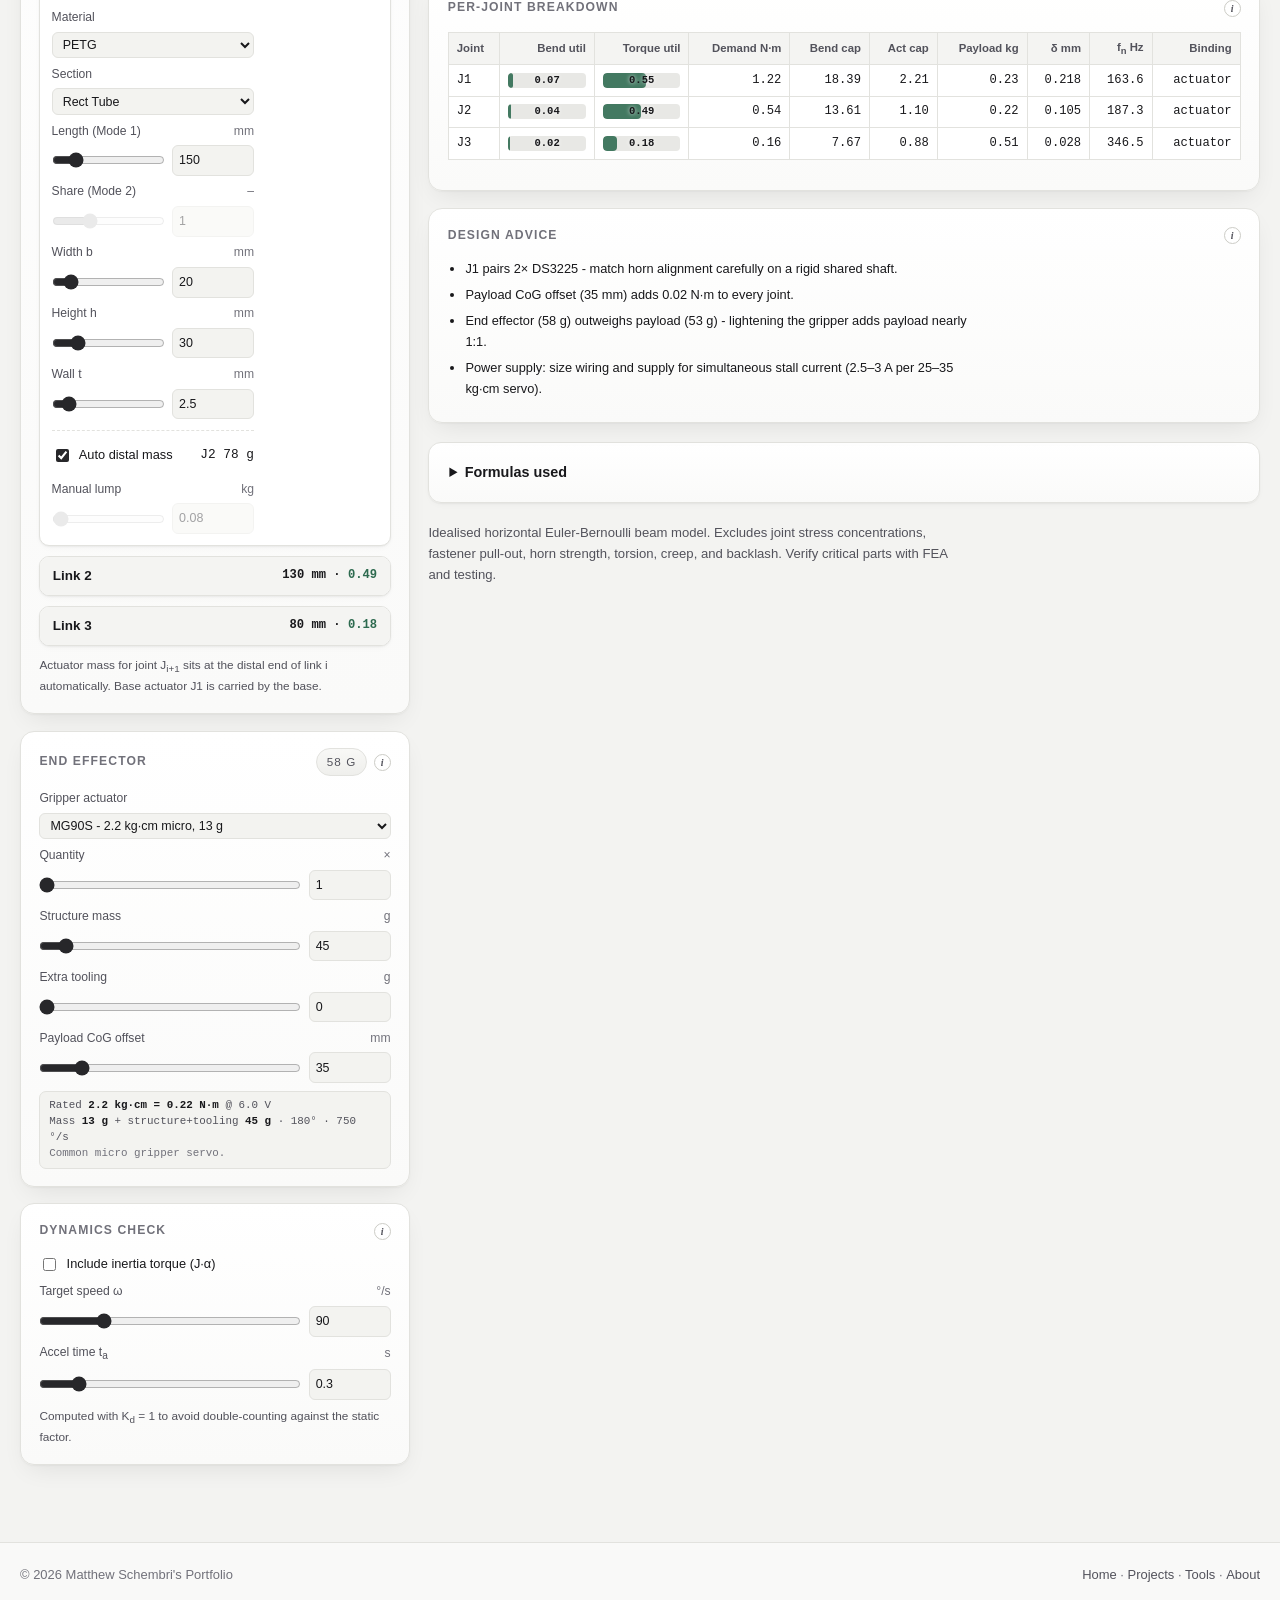
<file: tools/armActuatorCalculation.html>
<!DOCTYPE html>
<html lang="en-AU">
<head>
  <meta charset="utf-8">
  <meta name="viewport" content="width=device-width, initial-scale=1">
  <meta name="description" content="Interactive robot arm calculator checking bending stress, actuator torque and tip deflection with a 20-entry actuator database and live scaled diagrams.">
  <title>Robot Arm Load and Link-Length Calculator | Matthew Schembri</title>
  <link rel="stylesheet" href="../assets/site.css">
  <style>
    .arm-bar { display: flex; flex-wrap: wrap; gap: .6rem 1rem; align-items: center; justify-content: space-between; margin-bottom: 1rem; padding-bottom: .9rem; border-bottom: 1px solid var(--line); }
    .arm-bar > div:first-child { flex: 1 1 320px; max-width: 68ch; }
    .arm-bar h1 { font-size: 1.35rem; margin: 0; }
    .arm-bar small { display: block; font-size: .8rem; font-weight: 400; color: var(--muted); margin-top: .25rem; line-height: 1.45; }
    .arm-actions { display: flex; flex-wrap: wrap; gap: .35rem; align-items: center; }
    .col-r { position: sticky; top: 4.25rem; }
    body.embedded .col-r { top: .65rem; }
    .modes { display: flex; gap: .3rem; background: var(--surface-2); border: 1px solid var(--line); border-radius: 9px; padding: .24rem; }
    .modes button { flex: 1; background: none; border: 0; color: var(--muted); font: inherit; font-size: .8rem; font-weight: 500; padding: .42rem .58rem; border-radius: 7px; cursor: pointer; transition: all .15s; }
    .modes button.on { background: linear-gradient(180deg, #2e2e33 0%, #141416 100%); color: #ffffff; font-weight: 600; box-shadow: var(--shadow-btn); }

    /* Compact slider + number input rows */
    .g { display: grid; gap: .42rem; }
    .nr { display: grid; grid-template-columns: 1fr 82px; gap: .25rem .45rem; align-items: center; }
    .nr > span { grid-column: 1 / -1; font-size: .76rem; color: var(--muted); display: flex; align-items: center; gap: .35rem; }
    .nr > span > .lb { flex: 1; }
    .nr > span em { font-style: normal; color: var(--faint); }
    .nr.full { grid-template-columns: 1fr; }
    .nr input[type="range"] { width: 100%; margin: .1rem 0; accent-color: #27272a; }
    .nr input[type="number"], .nr select { background: var(--inset); color: var(--text); border: 1px solid var(--line); border-radius: 6px; padding: .26rem .38rem; font: inherit; font-size: .78rem; width: 100%; }
    .nr input:focus, .nr select:focus { outline: none; border-color: var(--text); background: #ffffff; }
    .nr input:disabled, .nr select:disabled { opacity: .4; cursor: not-allowed; }
    .hint { font-size: .74rem; color: var(--muted); margin: .45rem 0 0; }

    /* Collapsible link cards */
    details.lc { background: var(--surface); border: 1px solid var(--line); border-radius: 10px; margin-bottom: .6rem; overflow: hidden; box-shadow: var(--shadow-sm); }
    details.lc summary { list-style: none; cursor: pointer; display: flex; align-items: center; justify-content: space-between; gap: .5rem; background: var(--surface-2); padding: .52rem .78rem; font-size: .84rem; user-select: none; }
    details.lc summary::-webkit-details-marker { display: none; }
    details.lc[open] summary { border-bottom: 1px solid var(--line); }
    .lcl { font-family: var(--mono); font-size: .76rem; color: var(--text); font-weight: 600; }
    .lcb { display: grid; grid-template-columns: minmax(0, 1fr) 114px; gap: .65rem; padding: .7rem; }
    .secbox { border: 1px dashed var(--line-strong); border-radius: 8px; padding: .35rem; text-align: center; align-self: start; background: var(--surface-2); }
    .secbox svg { display: block; width: 100%; height: auto; }
    .secbox div { font-size: .67rem; color: var(--muted); font-family: var(--mono); margin-top: .2rem; line-height: 1.3; }
    .spec { background: var(--inset); border: 1px solid var(--line); border-radius: 7px; padding: .4rem .55rem; font-family: var(--mono); font-size: .68rem; color: var(--muted); line-height: 1.45; }
    .spec b { color: var(--text); }
    .sub { border-top: 1px dashed var(--line); margin: .25rem 0 .1rem; padding-top: .35rem; }

    /* Help buttons & boxes */
    .ib { flex: 0 0 auto; width: 17px; height: 17px; padding: 0; border-radius: 50%; border: 1px solid var(--line-strong); background: var(--surface); color: var(--muted); font: italic 700 10px/15px Georgia, serif; cursor: pointer; text-align: center; transition: all .15s; }
    .ib:hover, .ib.on { border-color: #18181b; color: #ffffff; background: #27272a; }
    .helpbox { position: relative; margin: .35rem 0 .25rem; background: var(--surface-2); border: 1px solid var(--line); border-left: 3px solid #27272a; border-radius: 7px; padding: .48rem 1.45rem .48rem .6rem; font-size: .75rem; color: var(--muted); line-height: 1.5; }
    .helpbox b { color: var(--text); }
    .helpbox .hx { position: absolute; top: .22rem; right: .28rem; background: none; border: 0; color: var(--muted); cursor: pointer; font-size: .72rem; }
    .helpdock { display: grid; gap: .35rem; }
    .helpdock:empty { display: none; }

    /* Diagrams, tables, utilisation bars */
    .arm-fig { margin: 0 0 1rem; background: var(--surface-grad); border: 1px solid var(--line); border-radius: 14px; padding: .7rem; box-shadow: var(--shadow-md); }
    .arm-fig svg { display: block; width: 100%; height: auto; }
    .arm-fig figcaption { font-size: .74rem; color: var(--muted); text-align: center; padding-top: .35rem; }
    .legend { display: flex; flex-wrap: wrap; gap: .75rem; justify-content: center; align-items: center; font-size: .72rem; color: var(--muted); padding: .25rem 0; }
    .legend i { display: inline-block; width: 9px; height: 9px; border-radius: 3px; margin-right: .3rem; vertical-align: -1px; }
    .atbl { border-collapse: collapse; width: 100%; font-size: .76rem; min-width: 580px; background: var(--surface); }
    .atbl th, .atbl td { border: 1px solid var(--line); padding: .34rem .5rem; text-align: right; white-space: nowrap; }
    .atbl th { background: var(--surface-2); color: var(--muted); font-weight: 700; font-size: .71rem; }
    .atbl th:first-child, .atbl td:first-child, .atbl td.nm { text-align: left; }
    .atbl td { font-family: var(--mono); color: var(--text); }
    .atbl td.nm { font-family: inherit; }
    .atbl.mb { min-width: 0; }
    .atbl.mb td:first-child { font-family: inherit; }
    tr.tot td { background: var(--surface-2); font-weight: 700; color: var(--text); }
    .bar { position: relative; height: 15px; background: #e8e8e5; border-radius: 4px; overflow: hidden; min-width: 64px; }
    .bar > i { position: absolute; inset: 0 auto 0 0; border-radius: 4px; opacity: .88; }
    .bar > span { position: absolute; inset: 0; font-size: .66rem; font-weight: 700; line-height: 15px; text-align: center; color: #18181b; text-shadow: 0 0 4px rgba(255,255,255,.9); }
    ul.adv { margin: .25rem 0 0; padding-left: 1.1rem; font-size: .8rem; }
    ul.adv li { margin-bottom: .34rem; }
    svg text { font-family: -apple-system, "Segoe UI", Roboto, sans-serif; fill: #18181b; font-size: 12px; }
    svg .lbl { fill: #52525b; font-size: 11px; }
    svg .sml { fill: #71717a; font-size: 9.5px; }
    svg .dim { stroke: #a1a1aa; stroke-width: 1; }
    @media (max-width: 960px) { .col-r { position: static; } }
  </style>
</head>
<body class="wide-page">

<nav class="nav" aria-label="Main">
  <div class="nav-in">
    <a class="brand" href="../index.html"><img class="brand-avatar" src="../assets/media/profile.svg" alt="" width="30" height="30"> <span data-text="site.brand"></span></a>
    <ul>
      <li><a href="../index.html">Home</a></li>
      <li><a href="../projects.html">Projects</a></li>
      <li><a href="../tools.html" aria-current="page">Tools</a></li>
      <li><a href="../about.html">About</a></li>
    </ul>
  </div>
</nav>

<main class="wide">
  <div class="arm-bar">
    <div>
      <h1><span data-text="robotArm.title"></span><small data-text="robotArm.description"></small></h1>
    </div>
    <div class="arm-actions">
      <button class="btn sm prim" id="bHelp" type="button">Info</button>
      <a class="btn sm hide-embed" href="armToolExplanation.html">How it works</a>
      <a class="btn sm hide-embed" href="../projects/robot-arm.html">Explore project</a>
      <button class="btn sm" id="bPreset1" type="button">MG996R mini</button>
      <button class="btn sm" id="bPreset2" type="button">25 kg servo</button>
      <button class="btn sm" id="bPreset3" type="button">NEMA 17 steel</button>
      <button class="btn sm" id="bCsv" type="button">↓ CSV</button>
      <button class="btn sm" id="bLink" type="button">Share</button>
    </div>
  </div>

  <div class="tool-grid calc" style="margin-top:0">
    <!-- ================= INPUTS ================= -->
    <div class="tool-col">
      <section class="tool-card">
        <h2><span>Mode</span><button type="button" class="ib" data-help="mode" data-dock="#dockMode" aria-label="Mode info">i</button></h2>
        <div class="helpdock" id="dockMode"></div>
        <div class="modes">
          <button id="mLoad" class="on" type="button">1. Find load limit</button>
          <button id="mLen" type="button">2. Find link lengths</button>
        </div>
        <p id="modeHelp" class="hint"></p>
      </section>

      <section class="tool-card">
        <h2><span>Global inputs</span><button type="button" class="ib" data-help="glob" data-dock="#dockGlob" aria-label="Global inputs info">i</button></h2>
        <div class="helpdock" id="dockGlob"></div>
        <div class="g" id="globals"></div>
      </section>

      <section class="tool-card">
        <h2><span>Links &amp; joints</span><span style="display:flex;gap:.4rem;align-items:center"><span class="chip" id="chipN"></span><button type="button" class="ib" data-help="links" data-dock="#dockLinks" aria-label="Links info">i</button></span></h2>
        <div class="helpdock" id="dockLinks"></div>
        <div id="links"></div>
        <p class="hint" data-html="robotArm.calc.linksHintHtml"></p>
      </section>

      <section class="tool-card">
        <h2><span>End effector</span><span style="display:flex;gap:.4rem;align-items:center"><span class="chip" id="chipEE"></span><button type="button" class="ib" data-help="ee" data-dock="#dockEE" aria-label="End effector info">i</button></span></h2>
        <div class="helpdock" id="dockEE"></div>
        <div class="g" id="ee"></div>
        <div class="spec" id="eeSpec" style="margin-top:.5rem"></div>
      </section>

      <section class="tool-card">
        <h2><span>Dynamics check</span><button type="button" class="ib" data-help="dyn" data-dock="#dockDyn" aria-label="Dynamics info">i</button></h2>
        <div class="helpdock" id="dockDyn"></div>
        <label class="check"><input type="checkbox" id="dynOn"> Include inertia torque (J·α)</label>
        <div class="g" id="dyn" style="margin-top:.4rem"></div>
        <p class="hint" data-html="robotArm.calc.dynHintHtml"></p>
      </section>
    </div>

    <!-- ================= OUTPUTS ================= -->
    <div class="tool-col col-r">
      <figure class="arm-fig">
        <svg id="arm" viewBox="0 0 980 350" role="img" aria-label="Scaled robot arm diagram with deflected shape"></svg>
        <div class="legend">
          <span><i style="background:#2d6a4f"></i>util &lt; 0.6</span>
          <span><i style="background:#9a6700"></i>0.6–0.9</span>
          <span><i style="background:#b9382c"></i>&gt; 0.9</span>
          <span><i style="background:#a1a1aa"></i>undeflected</span>
          <span><i style="background:#5a5470"></i>component mass / budget</span>
          <span><i style="background:#27272a;border-radius:50%"></i>rotation range</span>
          <button type="button" class="ib" data-help="diag" data-dock="#dockDiag" aria-label="Diagram info">i</button>
        </div>
        <div class="helpdock" id="dockDiag"></div>
        <figcaption id="armCap"></figcaption>
      </figure>

      <section class="tool-card">
        <h2><span>Results</span><button type="button" class="ib" data-help="res" data-dock="#dockRes" aria-label="Results info">i</button></h2>
        <div class="helpdock" id="dockRes"></div>
        <div class="kpi-grid" id="kpis"></div>
        <p id="verdict" style="margin:.7rem 0 0;font-size:.84rem"></p>
      </section>

      <section class="tool-card">
        <h2><span>Actuator schedule</span><button type="button" class="ib" data-help="act" data-dock="#dockAct" aria-label="Actuator schedule info">i</button></h2>
        <div class="helpdock" id="dockAct"></div>
        <div class="scroll" id="actTbl"></div>
        <p class="hint" data-text="robotArm.calc.actHint"></p>
      </section>

      <section class="tool-card">
        <h2><span>Mass budget</span><button type="button" class="ib" data-help="mb" data-dock="#dockMb" aria-label="Mass budget info">i</button></h2>
        <div class="helpdock" id="dockMb"></div>
        <div class="scroll" id="mbTbl"></div>
      </section>

      <section class="tool-card">
        <h2><span>Per-joint breakdown</span><button type="button" class="ib" data-help="joint" data-dock="#dockJoint" aria-label="Per-joint info">i</button></h2>
        <div class="helpdock" id="dockJoint"></div>
        <div class="scroll" id="tbl"></div>
      </section>

      <section class="tool-card">
        <h2><span>Design advice</span><button type="button" class="ib" data-help="adv" data-dock="#dockAdv" aria-label="Advice info">i</button></h2>
        <div class="helpdock" id="dockAdv"></div>
        <ul class="adv" id="advice"></ul>
      </section>

      <details class="panel">
        <summary>Formulas used</summary>
        <pre class="code-box" style="margin-top:.65rem">MASS         m_i = A_i * L_i * 1e-9 * rho_i                      [kg]
REACH        S_i = sum(L_j, j >= i),  a_i = S_i + cg_offset      [mm]
SELF WEIGHT  Sig_i = sum_{j>=i} [ m_j(S_i-S_j+L_j/2) + P_j(S_i-S_j+L_j) ]
DEMAND       M_i = Kd * g * (Payload * a_i + Sig_i)              [N.mm]
CAPACITY     V_i = Z_i * yield_i * k / FoS                       [N.mm]
             W_i = T_rated * qty * derate * ratio * eta * 1000   [N.mm]
             X_i = min(V_i, W_i)
PAYLOAD      P_i = (X_i / (Kd*g) - Sig_i) / a_i,  limit = min_i  [kg]
DEFLECTION   th_i = (F L^2/2 + Me L + w L^3/6) / (E I)           [rad]
             d_i  = (F L^3/3 + Me L^2/2 + w L^4/8) / (E I)       [mm]
             droop = sum(d_i) + sum(th_i * S_{i+1})
DYNAMICS     T_req = g*(Payload*a_i + Sig_i)/1000 + J_i*alpha    [N.m]
FREQUENCY    f_n ~ (1/2pi) * sqrt(3 E I / (m L^3))               [Hz]</pre>
      </details>

      <p class="small muted" data-text="robotArm.calc.disclaimer"></p>
    </div>
  </div>
</main>

<footer class="site"><div>
  <span>© <span id="yr"></span> <span data-text="site.brand"></span></span>
  <span><a href="../index.html">Home</a> · <a href="../projects.html">Projects</a> · <a href="../tools.html">Tools</a> · <a href="../about.html">About</a></span>
</div></footer>

<script src="../content.js"></script>
<script src="../assets/site.js"></script>
<script>
const MATS = {
  PLA:   { rho: 1240, sy: 50,  E: 3500,   tg: 55 },
  ABS:   { rho: 1040, sy: 40,  E: 2100,   tg: 100 },
  PETG:  { rho: 1270, sy: 50,  E: 2000,   tg: 75 },
  ASA:   { rho: 1070, sy: 42,  E: 2000,   tg: 100 },
  Steel: { rho: 7850, sy: 370, E: 200000, tg: 400 }
};
const SECS = ['Solid Rod', 'Hollow Rod', 'Solid Square', 'Square Tube', 'Rectangle', 'Rect Tube'];
const HOLLOW = s => s === 'Hollow Rod' || s === 'Square Tube' || s === 'Rect Tube';
const RECT = s => s === 'Rectangle' || s === 'Rect Tube';
const ROUND = s => s === 'Solid Rod' || s === 'Hollow Rod';
const KGCM = 9.80665 / 100;

const sv = o => ({ ...o, nm: o.nm ?? +(o.kgcm * KGCM).toFixed(4), dps: o.dps ?? (o.t60 ? +(60 / o.t60).toFixed(0) : 0) });
const SERV = {
  None:       sv({ label: 'None - unactuated', type: 'none', kgcm: 0, nm: 0, mass: 0, rot: 0, t60: 0, volts: '-', gears: '-', note: 'Zero torque capacity.' }),
  Custom:     sv({ label: 'Custom - manual torque & mass', type: 'custom', kgcm: 0, nm: 0, mass: 0, rot: 360, t60: 0, volts: '-', gears: '-', note: 'Uses manual torque and bracket mass fields.' }),
  SG90:       sv({ label: 'SG90 - 1.8 kg·cm micro, 9 g', type: 'servo', kgcm: 1.8, mass: 9, rot: 180, t60: .10, volts: '4.8 V', gears: 'nylon', note: 'Light positioning only, nylon gears strip easily.' }),
  MG90S:      sv({ label: 'MG90S - 2.2 kg·cm micro, 13 g', type: 'servo', kgcm: 2.2, mass: 13.4, rot: 180, t60: .08, volts: '6.0 V', gears: 'metal', note: 'Common micro gripper servo.' }),
  MG92B:      sv({ label: 'MG92B - 3.5 kg·cm micro, 14 g', type: 'servo', kgcm: 3.5, mass: 13.8, rot: 180, t60: .08, volts: '6.0 V', gears: 'metal', note: 'Stronger micro option for wrists/grippers.' }),
  MG995:      sv({ label: 'MG995 - 10 kg·cm std, 55 g', type: 'servo', kgcm: 10, mass: 55, rot: 180, t60: .17, volts: '6.0 V', gears: 'metal', note: 'Large deadband, MG996R is usually preferred.' }),
  MG996R:     sv({ label: 'MG996R - 11 kg·cm std, 55 g', type: 'servo', kgcm: 11, mass: 55, rot: 180, t60: .17, volts: '6.0 V', gears: 'metal', note: 'Clone quality varies, real stall often 7–9 kg·cm.' }),
  DS3218:     sv({ label: 'DS3218 - 20 kg·cm, 60 g', type: 'servo', kgcm: 20, mass: 60, rot: 180, t60: .16, volts: '6.8 V', gears: 'metal', note: '20 kg class digital (270° variants exist).' }),
  DS3225:     sv({ label: 'DS3225 - 25 kg·cm, 60 g', type: 'servo', kgcm: 25, mass: 60, rot: 180, t60: .15, volts: '6.8 V', gears: 'metal', note: '25 kg class digital, needs solid 6–7 V power.' }),
  DS3230:     sv({ label: 'DS3230 - 30 kg·cm, 60 g', type: 'servo', kgcm: 30, mass: 60, rot: 270, t60: .13, volts: '6.8 V', gears: 'metal', note: 'Peak current can exceed 3 A.' }),
  DS3235:     sv({ label: 'DS3235 - 35 kg·cm, 60 g', type: 'servo', kgcm: 35, mass: 60, rot: 270, t60: .13, volts: '6.8 V', gears: 'steel', note: 'Output horn and shaft often become the weak link.' }),
  RDS5160:    sv({ label: 'RDS5160 - 65 kg·cm, 160 g', type: 'servo', kgcm: 65, mass: 160, rot: 270, t60: .12, volts: '7.4 V', gears: 'steel', note: 'Heavy 1/5-scale unit, best kept inboard.' }),
  'LX-16A':   sv({ label: 'LX-16A bus - 17 kg·cm, 52 g', type: 'servo', kgcm: 17, mass: 52, rot: 240, t60: .16, volts: '7.4 V', gears: 'metal', note: 'Serial bus servo with position feedback.' }),
  'AX-12A':   sv({ label: 'Dynamixel AX-12A - 15.3 kg·cm, 55 g', type: 'servo', kgcm: 15.3, mass: 54.6, rot: 300, t60: .169, volts: '12 V', gears: 'plastic', note: 'Accurate specs with load/temperature telemetry.' }),
  XL430:      sv({ label: 'Dynamixel XL430 - 1.4 N·m, 57 g', type: 'servo', nm: 1.4, kgcm: 14.3, mass: 57.2, rot: 360, t60: .19, volts: '12 V', gears: 'plastic', note: '360° or continuous mode with current limit.' }),
  NEMA14:     sv({ label: 'NEMA 14 stepper - 0.14 N·m, 150 g', type: 'stepper', nm: .14, kgcm: 1.43, mass: 150, rot: 360, t60: 0, dps: 720, volts: '12–24 V', gears: 'direct', note: 'Use external gear/belt reduction.' }),
  'NEMA17-P': sv({ label: 'NEMA 17 pancake - 0.22 N·m, 200 g', type: 'stepper', nm: .22, kgcm: 2.24, mass: 200, rot: 360, t60: 0, dps: 720, volts: '12–24 V', gears: 'direct', note: 'Compact mass, requires reduction.' }),
  NEMA17:     sv({ label: 'NEMA 17 40 mm - 0.45 N·m, 280 g', type: 'stepper', nm: .45, kgcm: 4.59, mass: 280, rot: 360, t60: 0, dps: 720, volts: '12–24 V', gears: 'direct', note: 'Holding torque drops steeply with speed.' }),
  'NEMA17-L': sv({ label: 'NEMA 17 48 mm - 0.65 N·m, 400 g', type: 'stepper', nm: .65, kgcm: 6.63, mass: 400, rot: 360, t60: 0, dps: 600, volts: '12–24 V', gears: 'direct', note: 'Heavy for distal joints, best near base.' }),
  NEMA23:     sv({ label: 'NEMA 23 - 1.26 N·m, 700 g', type: 'stepper', nm: 1.26, kgcm: 12.85, mass: 700, rot: 360, t60: 0, dps: 600, volts: '24–36 V', gears: 'direct', note: 'Base joints only due to 700 g mass.' })
};
const SGROUPS = [
  ['Micro servo', ['SG90', 'MG90S', 'MG92B']],
  ['Standard servo', ['MG995', 'MG996R']],
  ['High-torque servo', ['DS3218', 'DS3225', 'DS3230', 'DS3235', 'RDS5160']],
  ['Bus servo', ['LX-16A', 'AX-12A', 'XL430']],
  ['Stepper', ['NEMA14', 'NEMA17-P', 'NEMA17', 'NEMA17-L', 'NEMA23']],
  ['Other', ['None', 'Custom']]
];
const SK = k => SERV[k] || SERV.None;

const HELP = window.SITE_CONTENT?.robotArm?.calc?.help || {};

const L_ = o => ({ L: 150, share: 1, mat: 'PETG', sec: 'Rect Tube', d1: 20, d2: 30, t: 2.5, act: 'DS3225', qty: 1, hw: 15, auto: true, lump: .08, tq: 1, gr: 1, ...o });
const defaults = () => ({
  mode: 'load', N: 3, fos: 3, k: .65, g: 9.81, kd: 1.4, eta: .9, derate: .5, dmax: 1.0, payload: .2,
  exag: 25, dyn: false, omega: 90, ta: .3,
  ee: { act: 'MG90S', qty: 1, struct: 45, tool: 0, cg: 35 },
  links: [
    L_({ L: 150, share: 1,   mat: 'PETG', sec: 'Rect Tube',    d1: 20, d2: 30, t: 2.5, act: 'DS3225', qty: 2, hw: 25 }),
    L_({ L: 130, share: 1,   mat: 'PETG', sec: 'Rect Tube',    d1: 18, d2: 26, t: 2.5, act: 'DS3225', qty: 1, hw: 18 }),
    L_({ L: 80,  share: .6,  mat: 'PETG', sec: 'Square Tube',  d1: 18, d2: 18, t: 2.5, act: 'DS3218', qty: 1, hw: 12 }),
    L_({ L: 70,  share: .5,  mat: 'PLA',  sec: 'Solid Square', d1: 14, d2: 14, t: 0,   act: 'MG996R', qty: 1, hw: 10 }),
    L_({ L: 60,  share: .4,  mat: 'PLA',  sec: 'Solid Rod',    d1: 12, d2: 12, t: 0,   act: 'MG90S',  qty: 1, hw: 8 }),
    L_({ L: 50,  share: .3,  mat: 'PLA',  sec: 'Solid Rod',    d1: 10, d2: 10, t: 0,   act: 'MG90S',  qty: 1, hw: 6 })
  ]
});
const PRESETS = {
  1: { N: 3, fos: 3.5, k: .6, kd: 1.5, eta: .9, derate: .45, dmax: 1.5, payload: .1, ee: { act: 'SG90', qty: 1, struct: 30, tool: 0, cg: 28 },
    links: [L_({ L: 110, mat: 'PLA', sec: 'Square Tube', d1: 20, d2: 20, t: 2.5, act: 'MG996R', hw: 18 }),
            L_({ L: 95,  mat: 'PLA', sec: 'Square Tube', d1: 18, d2: 18, t: 2.5, act: 'MG996R', hw: 14 }),
            L_({ L: 60, share: .6, mat: 'PLA', sec: 'Solid Square', d1: 14, d2: 14, t: 0, act: 'MG90S', hw: 10 })] },
  2: { N: 3, fos: 3, k: .68, kd: 1.4, eta: .9, derate: .5, dmax: 1.0, payload: .25, ee: { act: 'MG92B', qty: 1, struct: 55, tool: 0, cg: 40 },
    links: [L_({ L: 180, mat: 'PETG', sec: 'Rect Tube', d1: 24, d2: 36, t: 3, act: 'DS3235', qty: 2, hw: 30 }),
            L_({ L: 150, mat: 'PETG', sec: 'Rect Tube', d1: 20, d2: 30, t: 2.5, act: 'DS3225', hw: 20 }),
            L_({ L: 90, share: .6, mat: 'ASA', sec: 'Square Tube', d1: 18, d2: 18, t: 2.5, act: 'DS3218', hw: 14 })] },
  3: { N: 3, fos: 2.5, k: 1, kd: 1.6, eta: .85, derate: .7, dmax: .5, payload: 1, ee: { act: 'MG996R', qty: 1, struct: 120, tool: 0, cg: 50 },
    links: [L_({ L: 380, mat: 'Steel', sec: 'Square Tube', d1: 30, d2: 30, t: 2, act: 'NEMA23', hw: 120, gr: 30 }),
            L_({ L: 300, mat: 'Steel', sec: 'Square Tube', d1: 25, d2: 25, t: 2, act: 'NEMA17-L', hw: 80, gr: 25 }),
            L_({ L: 160, share: .5, mat: 'Steel', sec: 'Hollow Rod', d1: 20, d2: 20, t: 2, act: 'NEMA17-P', hw: 50, gr: 15 })] }
};

let S = defaults();
const OPEN = new Set();
const $ = s => document.querySelector(s);
const fmt = (v, d = 2) => !isFinite(v) ? '-' : (Math.abs(v) >= 1000 ? v.toFixed(0) : v.toFixed(d));
const uc = u => u > .9 ? 'v-bd' : u > .6 ? 'v-wn' : 'v-ok';
const ucol = u => u > .9 ? '#b9382c' : u > .6 ? '#9a6700' : '#2d6a4f';

/* ============ MECHANICS ============ */
function actMass(i) { const o = S.links[i], s = SK(o.act), n = (s.type === 'none' || s.type === 'custom') ? 0 : Math.max(1, +o.qty || 1); return (s.mass * n + (+o.hw || 0)) / 1000; }
function eeMass() { const e = S.ee, s = SK(e.act), n = (s.type === 'none' || s.type === 'custom') ? 0 : Math.max(1, +e.qty || 1); return (s.mass * n + (+e.struct || 0) + (+e.tool || 0)) / 1000; }
const lumpOf = i => !S.links[i].auto ? Math.max(0, +S.links[i].lump || 0) : (i === S.N - 1 ? eeMass() : actMass(i + 1));
const tqUnit = i => SK(S.links[i].act).type === 'custom' ? Math.max(0, +S.links[i].tq || 0) : SK(S.links[i].act).nm;
function tqJoint(i) { const o = S.links[i], s = SK(o.act); return s.type === 'none' ? 0 : tqUnit(i) * (s.type === 'custom' ? 1 : Math.max(1, +o.qty || 1)); }

function sectionProps(sec, d1, d2, t) {
  d1 = Math.max(0, +d1 || 0); d2 = Math.max(0, +d2 || 0); t = Math.max(0, +t || 0);
  let A = 0, I = 0, c = d1 / 2, h = d1, bad = false;
  if (sec === 'Solid Rod') { A = Math.PI / 4 * d1 * d1; I = Math.PI / 64 * d1 ** 4; }
  else if (sec === 'Hollow Rod') { const d = Math.max(0, d1 - 2 * t); A = Math.PI / 4 * (d1 * d1 - d * d); I = Math.PI / 64 * (d1 ** 4 - d ** 4); bad = 2 * t >= d1; }
  else if (sec === 'Solid Square') { A = d1 * d1; I = d1 ** 4 / 12; }
  else if (sec === 'Square Tube') { const b = Math.max(0, d1 - 2 * t); A = d1 * d1 - b * b; I = (d1 ** 4 - b ** 4) / 12; bad = 2 * t >= d1; }
  else if (sec === 'Rectangle') { A = d1 * d2; I = d1 * d2 ** 3 / 12; c = d2 / 2; h = d2; }
  else if (sec === 'Rect Tube') { const b = Math.max(0, d1 - 2 * t), hh = Math.max(0, d2 - 2 * t); A = d1 * d2 - b * hh; I = (d1 * d2 ** 3 - b * hh ** 3) / 12; c = d2 / 2; h = d2; bad = 2 * t >= Math.min(d1, d2); }
  return { A, I, c, Z: c > 0 ? I / c : 0, h, bad };
}

function buildModel(L) {
  const N = S.N, m = [], A = [], I = [], Z = [], h = [], E = [], sy = [], bad = [], lump = [];
  for (let i = 0; i < N; i++) {
    const o = S.links[i], p = sectionProps(o.sec, o.d1, o.d2, o.t), mt = MATS[o.mat] || MATS.PLA;
    A[i] = p.A; I[i] = p.I; Z[i] = p.Z; h[i] = p.h; bad[i] = p.bad; E[i] = mt.E; sy[i] = mt.sy;
    m[i] = A[i] * Math.max(0, L[i]) * 1e-9 * mt.rho;
    lump[i] = lumpOf(i);
  }
  const reach = Array(N + 1).fill(0);
  for (let i = N - 1; i >= 0; i--) reach[i] = reach[i + 1] + Math.max(0, L[i]);
  const cg = Math.max(0, +S.ee.cg || 0), arm = reach.map(r => r + cg), sig = Array(N + 1).fill(0);
  for (let i = 0; i < N; i++) {
    let s = 0;
    for (let j = i; j < N; j++) { const d = reach[i] - reach[j]; s += m[j] * (d + L[j] / 2) + lump[j] * (d + L[j]); }
    sig[i] = s;
  }
  const V = [], W = [], X = [];
  for (let i = 0; i < N; i++) {
    V[i] = Z[i] * sy[i] * S.k / S.fos;
    W[i] = tqJoint(i) * S.derate * Math.max(0, +S.links[i].gr || 0) * S.eta * 1000;
    X[i] = Math.min(V[i], W[i]);
  }
  const struct = m.reduce((a, b) => a + b, 0), lsum = lump.reduce((a, b) => a + b, 0);
  return { N, L, m, A, I, Z, h, E, bad, lump, reach, arm, cg, sig, V, W, X, struct, lsum, mass: struct + lsum };
}

const demand = (M, i, P) => S.kd * S.g * (P * M.arm[i] + M.sig[i]);
const utilArr = (M, P) => Array.from({ length: M.N }, (_, i) => {
  const d = demand(M, i, P);
  return { d, us: M.V[i] > 0 ? d / M.V[i] : 9, ut: M.W[i] > 0 ? d / M.W[i] : 9 };
});

function deflection(M, P) {
  const th = [], de = []; let dtip = 0;
  for (let i = 0; i < M.N; i++) {
    let dist = 0; for (let j = i + 1; j < M.N; j++) dist += M.m[j] + M.lump[j];
    const F = S.kd * S.g * (P + M.lump[i] + dist), Me = S.kd * S.g * (P * M.arm[i + 1] + M.sig[i + 1]);
    const w = M.L[i] > 0 ? S.kd * S.g * M.m[i] / M.L[i] : 0, EI = M.E[i] * M.I[i], Li = Math.max(0, M.L[i]);
    th[i] = EI > 0 ? (F * Li ** 2 / 2 + Me * Li + w * Li ** 3 / 6) / EI : 0;
    de[i] = EI > 0 ? (F * Li ** 3 / 3 + Me * Li ** 2 / 2 + w * Li ** 4 / 8) / EI : 0;
    dtip += de[i] + th[i] * M.reach[i + 1];
  }
  return { th, de, dtip };
}

function strengthPayload(M) {
  let best = Infinity, idx = 0;
  for (let i = 0; i < M.N; i++) {
    if (M.arm[i] <= 0) continue;
    const p = Math.max(0, (M.X[i] / (S.kd * S.g) - M.sig[i]) / M.arm[i]);
    if (p < best) { best = p; idx = i; }
  }
  return { p: isFinite(best) ? best : 0, idx };
}
function deflPayload(M) {
  const fn0 = P => deflection(M, P).dtip - S.dmax;
  if (!isFinite(fn0(0)) || fn0(0) > 0) return 0;
  let lo = 0, hi = .5, n = 0;
  while (fn0(hi) < 0 && hi < 1e5 && n++ < 50) hi *= 2;
  for (let i = 0; i < 65; i++) { const md = (lo + hi) / 2; fn0(md) < 0 ? lo = md : hi = md; }
  return lo;
}
function worstUtil(M, P) {
  let w = 0; utilArr(M, P).forEach(u => { w = Math.max(w, u.us, u.ut); });
  return Math.max(w, S.dmax > 0 ? deflection(M, P).dtip / S.dmax : 9);
}
const sharesTo = R => {
  const sh = S.links.slice(0, S.N).map(l => Math.max(.001, +l.share || 0));
  const tot = sh.reduce((a, b) => a + b, 0);
  return sh.map(s => R * s / tot);
};
function solveReach() {
  const fnR = R => worstUtil(buildModel(sharesTo(R)), S.payload) - 1;
  if (fnR(5) > 0) return { R: null, why: 'infeasible' };
  let lo = 5, hi = 5, n = 0;
  while (fnR(hi) < 0 && hi < 30000 && n++ < 40) hi *= 1.6;
  if (fnR(hi) < 0) return { R: hi, why: 'capped' };
  for (let i = 0; i < 75; i++) { const md = (lo + hi) / 2; fnR(md) < 0 ? lo = md : hi = md; }
  return { R: lo, why: 'ok' };
}
function dynamics(M, P) {
  const al = (S.omega * Math.PI / 180) / Math.max(.01, S.ta);
  return Array.from({ length: M.N }, (_, i) => {
    let J = P * M.arm[i] ** 2;
    for (let j = i; j < M.N; j++) {
      const dcg = M.reach[i] - M.reach[j] + M.L[j] / 2, dl = M.reach[i] - M.reach[j] + M.L[j];
      J += M.m[j] * (M.L[j] ** 2 / 12 + dcg * dcg) + M.lump[j] * dl * dl;
    }
    const Tg = S.g * (P * M.arm[i] + M.sig[i]) / 1000, Ta = (J / 1e6) * al;
    return { Treq: Tg + Ta, avail: M.W[i] / 1000, al };
  });
}
const natFreq = (M, i) => M.m[i] > 0 && M.L[i] > 0 ? (1 / (2 * Math.PI)) * Math.sqrt(3 * M.E[i] * 1e6 * M.I[i] * 1e-12 / (M.m[i] * (M.L[i] / 1000) ** 3)) : 0;

/* ============ UI BUILDERS ============ */
const actOptions = cur => SGROUPS.map(([g, ks]) => `<optgroup label="${g}">${ks.map(k => `<option value="${k}"${cur === k ? ' selected' : ''}>${SERV[k].label}</option>`).join('')}</optgroup>`).join('');
const nrow = (sc, i, k, lbl, unit, min, max, step) => {
  const v = sc === 'g' ? S[k] : (sc === 'e' ? S.ee[k] : S.links[i][k]);
  const at = sc === 'g' ? `data-g="${k}"` : (sc === 'e' ? `data-e="${k}"` : `data-i="${i}" data-k="${k}"`);
  return `<label class="nr"><span><span class="lb">${lbl}</span><em>${unit}</em></span><input type="range" ${at} min="${min}" max="${max}" step="${step}" value="${v}"><input type="number" ${at} min="${min}" max="${max}" step="${step}" value="${v}"></label>`;
};
const selrow = (i, k, lbl, opts) =>
  `<label class="nr full"><span><span class="lb">${lbl}</span></span><select data-i="${i}" data-k="${k}">${opts.map(o => `<option${S.links[i][k] === o ? ' selected' : ''}>${o}</option>`).join('')}</select></label>`;

function specHtml(k, qty, extraG, extraLbl) {
  const s = SK(k), n = Math.max(1, +qty || 1);
  if (s.type === 'none') return 'No actuator (zero torque capacity).';
  if (s.type === 'custom') return `Custom actuator - torque from manual field, mass from <b>${extraLbl}</b>.`;
  return `Rated <b>${s.kgcm ? fmt(s.kgcm, 1) + ' kg·cm = ' : ''}${fmt(s.nm, 2)} N·m</b> @ ${s.volts}${n > 1 ? ` × ${n}` : ''}<br>Mass <b>${fmt(s.mass * n, 0)} g</b> + ${extraLbl} <b>${fmt(extraG, 0)} g</b> · ${s.rot ? s.rot + '°' : 'cont.'} · ${s.dps ? s.dps + ' °/s' : s.gears}<br><span style="color:var(--faint)">${s.note}</span>`;
}

function buildGlobals() {
  $('#globals').innerHTML =
    `<label class="nr full"><span><span class="lb">Number of links / joints</span></span><select data-g="N">${[1, 2, 3, 4, 5, 6].map(n => `<option value="${n}"${S.N === n ? ' selected' : ''}>${n}</option>`).join('')}</select></label>` +
    nrow('g', 0, 'payload', 'Payload (Mode 2)', 'kg', 0, 20, .05) +
    nrow('g', 0, 'derate', 'Actuator derate', '–', .2, 1, .05) +
    nrow('g', 0, 'fos', 'Factor of safety', '–', 1, 6, .1) +
    nrow('g', 0, 'k', 'Print knockdown k', '–', .3, 1, .05) +
    nrow('g', 0, 'kd', 'Dynamic factor K<sub>d</sub>', '–', 1, 2.5, .05) +
    nrow('g', 0, 'eta', 'Drivetrain efficiency η', '–', .5, 1, .05) +
    nrow('g', 0, 'dmax', 'Max tip deflection', 'mm', .1, 25, .1) +
    nrow('g', 0, 'g', 'Gravity g', 'm/s²', 9, 10, .01) +
    `<label class="nr full"><span><span class="lb">Droop exaggeration</span></span><select data-g="exag">${[1, 5, 10, 25, 50, 100].map(n => `<option value="${n}"${S.exag === n ? ' selected' : ''}>×${n}</option>`).join('')}</select></label>`;
  $('#dyn').innerHTML = nrow('g', 0, 'omega', 'Target speed ω', '°/s', 10, 360, 10) + nrow('g', 0, 'ta', 'Accel time t<sub>a</sub>', 's', .05, 2, .05);
  $('#dynOn').checked = S.dyn;
}
function buildEE() {
  $('#ee').innerHTML =
    `<label class="nr full"><span><span class="lb">Gripper actuator</span></span><select data-e="act">${actOptions(S.ee.act)}</select></label>` +
    nrow('e', 0, 'qty', 'Quantity', '×', 1, 4, 1) +
    nrow('e', 0, 'struct', 'Structure mass', 'g', 0, 600, 5) +
    nrow('e', 0, 'tool', 'Extra tooling', 'g', 0, 1000, 5) +
    nrow('e', 0, 'cg', 'Payload CoG offset', 'mm', 0, 250, 5);
}
function buildLinks(preserveOpen = true) {
  const openSet = new Set();
  if (preserveOpen) for (let i = 0; i < 6; i++) if ($('#card' + i)?.open) openSet.add(i);
  if (!openSet.size) openSet.add(0);
  $('#links').innerHTML = Array.from({ length: 6 }, (_, i) => {
    const o = S.links[i], cust = SK(o.act).type === 'custom';
    return `<details class="lc" id="card${i}"${openSet.has(i) ? ' open' : ''}>
      <summary><b>Link ${i + 1}${i === 0 ? ' <span class="muted">(base)</span>' : ''}</b><span class="lcl" id="len${i}"></span></summary>
      <div class="lcb"><div class="g">
        <label class="nr full"><span><span class="lb">Actuator J${i + 1}</span></span><select data-i="${i}" data-k="act">${actOptions(o.act)}</select></label>
        ${nrow('l', i, 'qty', 'Actuators', '×', 1, 4, 1)}
        ${nrow('l', i, 'tq', 'Custom torque', 'N·m', .02, 30, .02)}
        ${nrow('l', i, 'gr', 'Gear ratio', ':1', 1, 120, 1)}
        ${nrow('l', i, 'hw', cust ? 'Actuator + bracket' : 'Bracket mass', 'g', 0, 900, 1)}
        <div class="spec" id="aspec${i}"></div>
        <div class="sub"></div>
        ${selrow(i, 'mat', 'Material', Object.keys(MATS))}
        ${selrow(i, 'sec', 'Section', SECS)}
        ${nrow('l', i, 'L', 'Length (Mode 1)', 'mm', 0, 900, 5)}
        ${nrow('l', i, 'share', 'Share (Mode 2)', '–', .1, 3, .05)}
        ${nrow('l', i, 'd1', ROUND(o.sec) ? 'Diameter D' : 'Width b', 'mm', 4, 140, 1)}
        ${nrow('l', i, 'd2', 'Height h', 'mm', 4, 140, 1)}
        ${nrow('l', i, 't', 'Wall t', 'mm', 0, 25, .5)}
        <div class="sub"></div>
        <label class="check"><input type="checkbox" data-i="${i}" data-k="auto"${o.auto ? ' checked' : ''}> Auto distal mass <span id="lauto${i}" style="margin-left:auto;font-family:var(--mono);color:var(--accent)"></span></label>
        ${nrow('l', i, 'lump', 'Manual lump', 'kg', 0, 8, .01)}
      </div>
      <div class="secbox"><svg id="sec${i}" viewBox="0 0 110 86"></svg><div id="cap${i}"></div></div>
      </div></details>`;
  }).join('');
}

/* ============ DRAWING ============ */
function drawSections(M) {
  let maxD = 1;
  for (let i = 0; i < S.N; i++) { const o = S.links[i]; maxD = Math.max(maxD, o.d1, RECT(o.sec) ? o.d2 : o.d1); }
  const sc = 62 / maxD;
  for (let i = 0; i < S.N; i++) {
    const o = S.links[i], cx = 55, cy = 42, b = o.d1 * sc, hh = (RECT(o.sec) ? o.d2 : o.d1) * sc, t = o.t * sc;
    const st = 'fill:#e4e4e7;stroke:#27272a;stroke-width:1.6', ho = 'fill:#ffffff;stroke:#27272a;stroke-width:1.2';
    let g = ROUND(o.sec)
      ? `<circle cx="${cx}" cy="${cy}" r="${b / 2}" style="${st}"/>` + (HOLLOW(o.sec) && b / 2 - t > 0 ? `<circle cx="${cx}" cy="${cy}" r="${b / 2 - t}" style="${ho}"/>` : '')
      : `<rect x="${cx - b / 2}" y="${cy - hh / 2}" width="${b}" height="${hh}" rx="1.5" style="${st}"/>` + (HOLLOW(o.sec) && b - 2 * t > 0 && hh - 2 * t > 0 ? `<rect x="${cx - b / 2 + t}" y="${cy - hh / 2 + t}" width="${b - 2 * t}" height="${hh - 2 * t}" rx="1" style="${ho}"/>` : '');
    g += `<line x1="18" y1="${cy}" x2="92" y2="${cy}" stroke="#5a5470" stroke-width=".9" stroke-dasharray="4 3"/><text x="95" y="${cy + 3}" class="lbl" font-size="8">NA</text>`;
    $('#sec' + i).innerHTML = g;
    $('#cap' + i).innerHTML = `I=${M.I[i].toExponential(1)}<br>Z=${fmt(M.Z[i], 0)} mm³<br>${fmt(M.m[i] * 1000, 0)} g${M.bad[i] ? '<br><span class="v-bd">wall ≥ size/2</span>' : ''}`;
  }
}

const arcPath = (cx, cy, r, a0, a1) => {
  const p = a => [cx + r * Math.cos(a * Math.PI / 180), cy + r * Math.sin(a * Math.PI / 180)];
  const [x0, y0] = p(a0), [x1, y1] = p(a1);
  return `M${x0.toFixed(1)},${y0.toFixed(1)} A${r},${r} 0 ${Math.abs(a1 - a0) > 180 ? 1 : 0} 1 ${x1.toFixed(1)},${y1.toFixed(1)}`;
};

function drawArm(M, P, def, u) {
  const N = M.N, R = M.reach[0], cg = M.cg, bx = 84, by = 150, sc = R + cg + 30 > 0 ? 790 / (R + cg + 30) : 1, ex = +S.exag;
  let g = `<rect x="${bx - 32}" y="${by - 60}" width="32" height="120" fill="#e4e4e7" stroke="#71717a"/>`;
  for (let k = 0; k < 7; k++) g += `<line x1="${bx - 32}" y1="${by - 56 + k * 19}" x2="${bx - 45}" y2="${by - 43 + k * 19}" stroke="#71717a"/>`;
  g += `<line x1="${bx}" y1="${by}" x2="${bx + R * sc}" y2="${by}" stroke="#a1a1aa" stroke-width="1.5" stroke-dasharray="7 5"/>`;
  const budY = by + S.dmax * sc * ex;
  if (budY - by < 170) g += `<line x1="${bx}" y1="${budY}" x2="${bx + (R + cg) * sc}" y2="${budY}" stroke="#5a5470" stroke-width="1.1" stroke-dasharray="3 4"/><text x="${bx + (R + cg) * sc + 5}" y="${budY + 4}" class="sml" fill="#5a5470">budget</text>`;

  let x = bx, y = by, sl = 0; const jx = [], jy = [];
  for (let i = 0; i < N; i++) {
    const Lp = M.L[i] * sc, s0 = sl, s1 = sl + def.th[i], yE = y + (sl * M.L[i] + def.de[i]) * sc * ex, xE = x + Lp;
    const th = Math.min(54, Math.max(4, M.h[i] * sc)), col = ucol(Math.max(u[i].us, u[i].ut));
    const d = `M${x},${y} C${x + Lp / 3},${y + Lp / 3 * s0 * ex} ${xE - Lp / 3},${yE - Lp / 3 * s1 * ex} ${xE},${yE}`;
    g += `<path d="${d}" fill="none" stroke="${col}" stroke-width="${th}" stroke-linecap="round" opacity=".22"/><path d="${d}" fill="none" stroke="${col}" stroke-width="2.4"/>`;
    if (Lp > 60) g += `<text x="${x + Lp / 2}" y="${by - th / 2 - 16}" text-anchor="middle" font-size="11" font-weight="600">L${i + 1} = ${fmt(M.L[i], 0)} mm</text><text x="${x + Lp / 2}" y="${by - th / 2 - 4}" text-anchor="middle" class="sml">${S.links[i].mat} · ${fmt(M.m[i] * 1000, 0)} g</text>`;
    if (i < N - 1 && M.lump[i] > 0 && Lp > 34) {
      const bw = Math.min(26, 9 + Math.cbrt(M.lump[i] * 1000) * 2.1);
      g += `<rect x="${xE - bw / 2}" y="${yE - bw / 2}" width="${bw}" height="${bw}" rx="3" fill="#5a547022" stroke="#5a5470" stroke-width="1.4"/><text x="${xE}" y="${yE + bw / 2 + 13}" text-anchor="middle" class="sml" fill="#5a5470">${fmt(M.lump[i] * 1000, 0)} g</text>`;
    }
    jx.push(x); jy.push(y); x = xE; y = yE; sl = s1;
  }
  for (let i = 0; i < N; i++) {
    const o = S.links[i], s = SK(o.act), r = Math.min(16, Math.max(7, 5 + Math.cbrt(Math.max(.02, tqJoint(i) * Math.max(1, o.gr))) * 2.3));
    if (s.rot > 0 && s.rot < 360) g += `<path d="${arcPath(jx[i], jy[i], r + 6, -s.rot / 2, s.rot / 2)}" fill="none" stroke="#52525b" stroke-width="1.2" opacity=".65"/>`;
    else if (s.rot >= 360) g += `<circle cx="${jx[i]}" cy="${jy[i]}" r="${r + 6}" fill="none" stroke="#52525b" stroke-width="1.2" stroke-dasharray="2 3" opacity=".65"/>`;
    g += `<circle cx="${jx[i]}" cy="${jy[i]}" r="${r}" fill="#ffffff" stroke="#27272a" stroke-width="2.2"/><text x="${jx[i]}" y="${jy[i] + r + 15}" text-anchor="middle" class="lbl" font-weight="600">J${i + 1}</text><text x="${jx[i]}" y="${jy[i] + r + 26}" text-anchor="middle" class="sml">${o.act}${(s.type !== 'none' && s.type !== 'custom' && o.qty > 1) ? '×' + o.qty : ''}${o.gr > 1 ? ' ' + o.gr + ':1' : ''}</text>`;
  }
  const em = eeMass(), ez = Math.min(26, 11 + Math.cbrt(Math.max(.01, em)) * 17);
  g += `<rect x="${x}" y="${y - ez / 2}" width="${ez * .75}" height="${ez}" rx="3" fill="#5a547022" stroke="#5a5470" stroke-width="1.8"/>
    <path d="M${x + ez * .75},${y - ez / 2} L${x + ez * 1.5},${y - ez * .62} L${x + ez * 1.5},${y - ez * .3} L${x + ez * .75},${y - ez * .14} Z" fill="#5a547022" stroke="#5a5470" stroke-width="1.5"/>
    <path d="M${x + ez * .75},${y + ez / 2} L${x + ez * 1.5},${y + ez * .62} L${x + ez * 1.5},${y + ez * .3} L${x + ez * .75},${y + ez * .14} Z" fill="#5a547022" stroke="#5a5470" stroke-width="1.5"/>
    <text x="${x + ez * .6}" y="${y - ez / 2 - 7}" text-anchor="middle" class="sml" fill="#5a5470">EE ${fmt(em * 1000, 0)} g</text>`;
  const px = x + cg * sc, pz = Math.min(32, 10 + Math.cbrt(Math.max(.01, P)) * 16);
  g += `<rect x="${px}" y="${y - pz / 2}" width="${pz * 1.25}" height="${pz}" rx="4" fill="#e4e4e7" stroke="#27272a" stroke-width="1.8"/><text x="${px + pz * .62}" y="${y + pz / 2 + 15}" text-anchor="middle" class="lbl" font-weight="600">${fmt(P, 2)} kg</text>`;
  if (cg > 0) g += `<line x1="${x}" y1="${y - pz / 2 - 15}" x2="${px}" y2="${y - pz / 2 - 15}" class="dim" marker-start="url(#a2)" marker-end="url(#a1b)"/><text x="${(x + px) / 2}" y="${y - pz / 2 - 19}" text-anchor="middle" class="sml">cg ${fmt(cg, 0)}</text>`;
  if (y - by > 3) g += `<line x1="${x - 16}" y1="${by}" x2="${x - 16}" y2="${y}" stroke="#b9382c" stroke-width="1.5" marker-end="url(#a1)"/><text x="${x - 22}" y="${(by + y) / 2}" text-anchor="end" fill="#b9382c" font-size="11" font-weight="600">δ ${fmt(def.dtip, 2)} mm</text>`;
  g += `<line x1="${bx}" y1="322" x2="${bx + R * sc}" y2="322" class="dim" marker-start="url(#a2)" marker-end="url(#a1b)"/><line x1="${bx}" y1="${by + 22}" x2="${bx}" y2="322" class="dim"/><line x1="${bx + R * sc}" y1="${y + 30}" x2="${bx + R * sc}" y2="322" class="dim"/><text x="${bx + R * sc / 2}" y="316" text-anchor="middle" class="lbl">reach ${fmt(R, 0)} mm</text>`;
  $('#arm').innerHTML = `<defs><marker id="a1" markerWidth="8" markerHeight="8" refX="4" refY="7" orient="auto"><path d="M0,0 L8,0 L4,8 z" fill="#b9382c"/></marker><marker id="a1b" markerWidth="8" markerHeight="8" refX="7" refY="4" orient="auto"><path d="M0,0 L8,4 L0,8 z" fill="#71717a"/></marker><marker id="a2" markerWidth="8" markerHeight="8" refX="1" refY="4" orient="auto"><path d="M8,0 L0,4 L8,8 z" fill="#71717a"/></marker></defs>` + g;
  $('#armCap').textContent = `Worst-case horizontal pose (droop ×${S.exag}, true δ = ${fmt(def.dtip, 2)} mm, CoG offset ${fmt(cg, 0)} mm).`;
}

/* ============ HELP ENGINE ============ */
function restoreHelp() {
  document.querySelectorAll('.helpdock').forEach(d => d.innerHTML = '');
  document.querySelectorAll('[data-help]').forEach(b => {
    const k = b.dataset.help, on = OPEN.has(k);
    b.classList.toggle('on', on);
    if (on && HELP[k]) {
      const box = document.createElement('div');
      box.className = 'helpbox';
      box.innerHTML = `<button type="button" class="hx" data-close="${k}" aria-label="Close">✕</button><b>${HELP[k][0]}:</b> ${HELP[k][1]}`;
      document.querySelector(b.dataset.dock)?.appendChild(box);
    }
  });
  $('#bHelp').textContent = OPEN.size ? `Hide info (${OPEN.size})` : 'Info';
}

/* ============ MAIN UPDATE ============ */
function update() {
  let M, solved = null, note = '';
  if (S.mode === 'load') M = buildModel(S.links.slice(0, S.N).map(l => Math.max(0, +l.L || 0)));
  else {
    solved = solveReach();
    if (solved.R === null) { note = 'infeasible'; M = buildModel(sharesTo(40)); }
    else { M = buildModel(sharesTo(solved.R)); if (solved.why === 'capped') note = 'capped'; }
    for (let i = 0; i < S.N; i++) S.links[i].L = M.L[i];
  }
  const sp = strengthPayload(M), dp = deflPayload(M), P = S.mode === 'load' ? Math.min(sp.p, dp) : S.payload;
  const u = utilArr(M, P), def = deflection(M, P), dyn = S.dyn ? dynamics(M, P) : null, wu = worstUtil(M, P);
  const bar = x => `<div class="bar"><i style="width:${Math.min(100, x * 100)}%;background:${ucol(x)}"></i><span>${fmt(x, 2)}</span></div>`;

  $('#chipN').textContent = `${S.N} link${S.N === 1 ? '' : 's'}`;
  $('#chipEE').textContent = `${fmt(eeMass() * 1000, 0)} g`;
  for (let i = 0; i < 6; i++) {
    $('#card' + i).style.display = i < S.N ? '' : 'none';
    if (i < S.N) {
      const mx = Math.max(u[i].us, u[i].ut), o = S.links[i], s = SK(o.act), cust = s.type === 'custom';
      $('#len' + i).innerHTML = `${fmt(M.L[i], 0)} mm · <span class="${uc(mx)}">${fmt(mx, 2)}</span>`;
      $('#aspec' + i).innerHTML = specHtml(o.act, o.qty, +o.hw || 0, cust ? 'actuator+bracket' : 'bracket');
      $('#lauto' + i).textContent = `${o.auto ? (i === S.N - 1 ? 'EE ' : 'J' + (i + 2) + ' ') : 'manual '}${fmt(M.lump[i] * 1000, 0)} g`;
      const q = s.type !== 'none' && s.type !== 'custom';
      const dis = (k, v) => document.querySelectorAll(`[data-i="${i}"][data-k="${k}"]`).forEach(el => { if (el.tagName === 'INPUT' || el.tagName === 'SELECT') el.disabled = v; });
      dis('d2', !RECT(o.sec)); dis('t', !HOLLOW(o.sec)); dis('qty', !q); dis('tq', !cust); dis('lump', o.auto); dis('gr', s.type === 'none');
    }
  }
  $('#eeSpec').innerHTML = specHtml(S.ee.act, S.ee.qty, (+S.ee.struct || 0) + (+S.ee.tool || 0), 'structure+tooling');
  document.querySelectorAll('[data-k="L"]').forEach(e => { e.disabled = S.mode !== 'load'; if (S.mode === 'lengths' && +e.dataset.i < S.N) e.value = Math.round(M.L[+e.dataset.i]); });
  document.querySelectorAll('[data-k="share"]').forEach(e => e.disabled = S.mode !== 'lengths');
  document.querySelectorAll('[data-g="payload"]').forEach(e => e.disabled = S.mode !== 'lengths');
  const eq = SK(S.ee.act).type !== 'none' && SK(S.ee.act).type !== 'custom';
  document.querySelectorAll('[data-e="qty"]').forEach(e => e.disabled = !eq);

  // KPIs
  const lowF = Math.min(...Array.from({ length: S.N }, (_, i) => natFreq(M, i)));
  let kp = S.mode === 'load'
    ? `<div class="kpi hero"><small>Practical payload</small><b>${fmt(P, 2)} kg</b><i>lesser of limits</i></div>
       <div class="kpi"><small>Strength / torque</small><b class="${dp < sp.p ? '' : 'v-wn'}">${fmt(sp.p, 2)} kg</b><i>J${sp.idx + 1} · ${M.V[sp.idx] < M.W[sp.idx] ? 'bending' : 'torque'}</i></div>
       <div class="kpi"><small>Deflection limit</small><b class="${dp < sp.p ? 'v-wn' : ''}">${fmt(dp, 2)} kg</b><i>δ ≤ ${fmt(S.dmax, 2)} mm</i></div>`
    : `<div class="kpi hero"><small>Max reach</small><b>${solved?.R !== null ? fmt(M.reach[0], 0) + ' mm' : '-'}</b><i>for ${fmt(S.payload, 2)} kg</i></div>` +
      Array.from({ length: S.N }, (_, i) => `<div class="kpi"><small>Max L${i + 1}</small><b>${fmt(M.L[i], 0)} mm</b><i>share ${fmt(S.links[i].share, 2)}</i></div>`).join('');
  kp += `<div class="kpi"><small>Tip deflection</small><b class="${def.dtip > S.dmax ? 'v-bd' : def.dtip > .7 * S.dmax ? 'v-wn' : 'v-ok'}">${fmt(def.dtip, 2)} mm</b><i>budget ${fmt(S.dmax, 2)} mm</i></div>
    <div class="kpi"><small>Loaded arm mass</small><b>${fmt(M.mass, 2)} kg</b><i>ratio ${fmt(P / Math.max(1e-9, M.mass), 2)}:1</i></div>
    <div class="kpi"><small>Worst util</small><b class="${uc(wu)}">${fmt(wu, 2)}</b><i>1.00 = limit</i></div>
    <div class="kpi"><small>Lowest f<sub>n</sub></small><b>${fmt(lowF, 1)} Hz</b><i>per-link</i></div>`;
  $('#kpis').innerHTML = kp;

  // Verdict
  let bindJ = 0, worst = -1;
  for (let i = 0; i < S.N; i++) { const mx = Math.max(u[i].us, u[i].ut); if (mx > worst) { worst = mx; bindJ = i; } }
  const bindMode = (S.dmax > 0 ? def.dtip / S.dmax : 9) >= worst ? 'Deflection' : (u[bindJ].us > u[bindJ].ut ? 'Material (bending)' : 'Actuator torque');
  $('#verdict').innerHTML = note === 'infeasible'
    ? `<span class="chip bad">Infeasible</span> Cannot carry ${fmt(S.payload, 2)} kg with current actuators/sections.`
    : note === 'capped'
      ? `<span class="chip warn">Reach capped</span> No constraint binds below 30 m.`
      : `<span class="chip ${wu > 1.001 ? 'bad' : wu > .9 ? 'warn' : 'ok'}">${wu > 1.001 ? 'Over limit' : 'Within limits'}</span> Governing: <b>${bindMode}</b> at <b>J${bindJ + 1}</b> (${S.links[bindJ].act}).${def.dtip > S.dmax ? ' <span class="v-bd">Deflection over budget.</span>' : ''}`;

  // Actuator schedule
  const eeS = SK(S.ee.act), eeQ = (eeS.type === 'none' || eeS.type === 'custom') ? 1 : Math.max(1, +S.ee.qty || 1);
  $('#actTbl').innerHTML = `<table class="atbl"><thead><tr><th>Joint</th><th>Actuator</th><th>Qty</th><th>Ratio</th><th>kg·cm</th><th>N·m</th><th>Avail N·m</th><th>Demand</th><th>Util</th><th>Mass g</th><th>Range</th><th>°/s</th></tr></thead><tbody>` +
    Array.from({ length: S.N }, (_, i) => {
      const o = S.links[i], s = SK(o.act), q = (s.type === 'none' || s.type === 'custom') ? 1 : Math.max(1, +o.qty || 1);
      return `<tr><td>J${i + 1}</td><td class="nm">${s.type === 'none' ? '-' : o.act}</td><td>${s.type === 'none' ? '-' : q}</td><td>${fmt(o.gr, 0)}:1</td><td>${s.kgcm ? fmt(s.kgcm, 1) : '-'}</td><td>${fmt(tqUnit(i), 2)}</td><td>${fmt(M.W[i] / 1000, 2)}</td><td>${fmt(u[i].d / 1000, 2)}</td><td>${bar(u[i].ut)}</td><td>${s.type === 'custom' ? fmt(+o.hw || 0, 0) : fmt(s.mass, 1)}</td><td>${s.rot ? (s.rot >= 360 ? 'cont.' : s.rot + '°') : '-'}</td><td>${s.dps || '-'}</td></tr>`;
    }).join('') +
    `<tr><td>EE</td><td class="nm">${eeS.type === 'none' ? '-' : S.ee.act}</td><td>${eeS.type === 'none' ? '-' : eeQ}</td><td>1:1</td><td>${eeS.kgcm ? fmt(eeS.kgcm, 1) : '-'}</td><td>${fmt(eeS.nm, 2)}</td><td>${fmt(eeS.nm * eeQ * S.derate, 2)}</td><td class="nm muted">grip</td><td class="nm muted">-</td><td>${fmt(eeS.mass, 1)}</td><td>${eeS.rot ? (eeS.rot >= 360 ? 'cont.' : eeS.rot + '°') : '-'}</td><td>${eeS.dps || '-'}</td></tr></tbody></table>`;

  // Mass budget
  const baseAct = actMass(0), eeM = eeMass(), manLinks = []; let autoL = 0;
  for (let i = 0; i < S.N; i++) S.links[i].auto ? autoL += M.lump[i] : manLinks.push(i + 1);
  const manM = M.lsum - autoL, row = (a, b, c, cls = '') => `<tr${cls ? ` class="${cls}"` : ''}><td>${a}</td><td>${fmt(b * 1000, 0)}</td><td>${fmt(b, 3)}</td><td class="nm">${c}</td></tr>`;
  $('#mbTbl').innerHTML = `<table class="atbl mb"><thead><tr><th>Item</th><th>g</th><th>kg</th><th>Note</th></tr></thead><tbody>` +
    row('Link structure', M.struct, `${S.N} links`) +
    row(`Joint actuators + brackets (J2–J${S.N})`, Math.max(0, M.lsum - (S.links[S.N - 1].auto ? eeM : 0) - manM), 'carried by arm') +
    (S.links[S.N - 1].auto ? row('End effector', eeM, `tip of link ${S.N}`) : '') +
    (manM > 0 ? row('Manual lumped masses', manM, `links ${manLinks.join(', ')}`) : '') +
    row('Loaded arm mass', M.mass, 'structure + lumps', 'tot') +
    row(`Base actuator J1 (${S.links[0].act})`, baseAct, 'mounted on base') +
    row('Payload', P, S.mode === 'load' ? 'computed limit' : 'input') +
    row('Total system mass', M.mass + baseAct + P, 'total mount load', 'tot') + '</tbody></table>';

  // Per-joint breakdown
  $('#tbl').innerHTML = `<table class="atbl"><thead><tr><th>Joint</th><th>Bend util</th><th>Torque util</th><th>Demand N·m</th><th>Bend cap</th><th>Act cap</th><th>Payload kg</th><th>δ mm</th><th>f<sub>n</sub> Hz</th>${S.dyn ? '<th>T<sub>dyn</sub> N·m</th><th>Headroom</th>' : ''}<th>Binding</th></tr></thead><tbody>` +
    Array.from({ length: S.N }, (_, i) => {
      const pl = M.arm[i] > 0 ? Math.max(0, (M.X[i] / (S.kd * S.g) - M.sig[i]) / M.arm[i]) : 0;
      return `<tr><td>J${i + 1}</td><td>${bar(u[i].us)}</td><td>${bar(u[i].ut)}</td><td>${fmt(u[i].d / 1000, 2)}</td><td>${fmt(M.V[i] / 1000, 2)}</td><td>${fmt(M.W[i] / 1000, 2)}</td><td>${fmt(pl, 2)}</td><td>${fmt(def.de[i], 3)}</td><td>${fmt(natFreq(M, i), 1)}</td>` +
        (S.dyn ? `<td class="${dyn[i].Treq > dyn[i].avail ? 'v-bd' : 'v-ok'}">${fmt(dyn[i].Treq, 2)}</td><td>${fmt(dyn[i].avail - dyn[i].Treq, 2)}</td>` : '') +
        `<td>${M.V[i] < M.W[i] ? 'bending' : 'actuator'}</td></tr>`;
    }).join('') + '</tbody></table>';

  // Advice
  const adv = [];
  if (def.dtip > S.dmax) adv.push(`<b>Deflection governs:</b> stiffness scales with h³, so raising link ${1 + def.de.indexOf(Math.max(...def.de))} height by 25% cuts droop roughly in half.`);
  if (bindMode === 'Actuator torque') adv.push(`<b>J${bindJ + 1} is torque-limited:</b> needs ≥ ${fmt(u[bindJ].d / 1000 / Math.max(1e-6, S.derate * S.eta * Math.max(1, S.links[bindJ].gr)), 2)} N·m rated at this derate, or add gearing / double actuators.`);
  if (bindMode === 'Material (bending)') adv.push(`<b>J${bindJ + 1} is stress-limited:</b> increase section height, switch to a tube, or use a stiffer material.`);
  for (let i = 0; i < S.N; i++) {
    const o = S.links[i], s = SK(o.act);
    if (s.type === 'none') adv.push(`<span class="v-bd">J${i + 1} has no actuator selected</span> (zero torque capacity).`);
    if (s.type === 'servo' && u[i].ut > .8 && u[i].ut < 9) adv.push(`J${i + 1} (${o.act}) is at <b>${fmt(u[i].ut * 100, 0)}%</b> of derated torque - watch for buzzing, heat, and drift.`);
    if (s.type === 'stepper' && o.gr <= 1) adv.push(`J${i + 1} (${o.act}) is direct-driven - steppers typically need 5–30:1 reduction.`);
    if (s.type === 'servo' && s.dps && S.omega > s.dps * .7) adv.push(`Target ω (${S.omega} °/s) exceeds 70% of ${o.act} no-load speed (${s.dps} °/s).`);
    if (o.qty > 1 && s.type === 'servo') adv.push(`J${i + 1} pairs ${o.qty}× ${o.act} - match horn alignment carefully on a rigid shared shaft.`);
    if (M.bad[i]) adv.push(`<span class="v-bd">Link ${i + 1}: wall thickness is ≥ half section size.</span>`);
    if (o.mat === 'PLA') adv.push(`Link ${i + 1} uses PLA (T<sub>g</sub> ≈ 55 °C), which creeps under sustained load or next to warm motors.`);
  }
  if (S.ee.cg > 0) adv.push(`Payload CoG offset (${fmt(S.ee.cg, 0)} mm) adds ${fmt(P * S.g * S.ee.cg / 1000, 2)} N·m to every joint.`);
  if (eeMass() > P && P > 0) adv.push(`End effector (${fmt(eeMass() * 1000, 0)} g) outweighs payload (${fmt(P * 1000, 0)} g) - lightening the gripper adds payload nearly 1:1.`);
  if (lowF < 15) adv.push(`Lowest natural frequency is ${fmt(lowF, 1)} Hz - keep motion below ~${fmt(lowF / 5, 1)} Hz to avoid ringing.`);
  if (S.dyn) {
    const bi = dyn.findIndex(d => d.Treq > d.avail);
    adv.push(bi >= 0 ? `<span class="v-bd">Dynamics: J${bi + 1} needs ${fmt(dyn[bi].Treq, 2)} N·m (only ${fmt(dyn[bi].avail, 2)} N·m available)</span> - increase t<sub>a</sub> or lower ω.`
                     : `Dynamics OK across all joints at ω = ${S.omega} °/s in ${S.ta} s.`);
  }
  adv.push(`Power supply: size wiring and supply for simultaneous stall current (2.5–3 A per 25–35 kg·cm servo).`);
  $('#advice').innerHTML = adv.map(x => `<li>${x}</li>`).join('');

  drawSections(M);
  drawArm(M, P, def, u);
  $('#modeHelp').textContent = S.mode === 'load' ? 'Lengths are inputs, max payload is solved.' : 'Payload is an input, link lengths are solved to worst util = 1.00.';
}

/* ============ EVENTS ============ */
const sync = (sel, val) => document.querySelectorAll(sel).forEach(el => { if ((el.tagName === 'INPUT' || el.tagName === 'SELECT') && el.type !== 'checkbox' && el.value != val) el.value = val; });
function handle(e) {
  const t = e.target; if (!t.dataset) return;
  if (t.dataset.g !== undefined) { S[t.dataset.g] = +t.value; sync(`[data-g="${t.dataset.g}"]`, t.value); update(); }
  else if (t.dataset.e !== undefined) { S.ee[t.dataset.e] = t.tagName === 'SELECT' ? t.value : +t.value; if (t.tagName === 'SELECT') buildEE(); else sync(`[data-e="${t.dataset.e}"]`, t.value); update(); }
  else if (t.dataset.k !== undefined && t.dataset.i !== undefined) {
    const i = +t.dataset.i, k = t.dataset.k;
    S.links[i][k] = t.type === 'checkbox' ? t.checked : (t.tagName === 'SELECT' ? t.value : +t.value);
    if (t.tagName !== 'SELECT' && t.type !== 'checkbox') sync(`[data-i="${i}"][data-k="${k}"]`, t.value);
    if (k === 'sec' || k === 'act') buildLinks(true);
    update();
  }
}
document.addEventListener('input', handle);
document.addEventListener('change', handle);
document.addEventListener('click', e => {
  const b = e.target.closest('[data-help]');
  if (b) { e.preventDefault(); const k = b.dataset.help; OPEN.has(k) ? OPEN.delete(k) : OPEN.add(k); restoreHelp(); return; }
  const c = e.target.closest('[data-close]');
  if (c) { OPEN.delete(c.dataset.close); restoreHelp(); }
});
$('#dynOn').onchange = e => { S.dyn = e.target.checked; update(); };
$('#mLoad').onclick = () => { S.mode = 'load'; $('#mLoad').classList.add('on'); $('#mLen').classList.remove('on'); update(); };
$('#mLen').onclick = () => { S.mode = 'lengths'; $('#mLen').classList.add('on'); $('#mLoad').classList.remove('on'); update(); };
$('#bHelp').onclick = () => { OPEN.size ? OPEN.clear() : Object.keys(HELP).forEach(k => OPEN.add(k)); restoreHelp(); };
[1, 2, 3].forEach(n => $('#bPreset' + n).onclick = () => {
  const p = PRESETS[n], d = defaults();
  Object.assign(d, { N: p.N, fos: p.fos, k: p.k, kd: p.kd, eta: p.eta, derate: p.derate, dmax: p.dmax, payload: p.payload, mode: S.mode });
  d.ee = { ...d.ee, ...p.ee };
  p.links.forEach((l, i) => d.links[i] = { ...l });
  S = d; buildGlobals(); buildEE(); buildLinks(false); update();
});
$('#bCsv').onclick = () => {
  const M = buildModel(S.links.slice(0, S.N).map(l => +l.L || 0)), sp = strengthPayload(M), dp = deflPayload(M);
  const P = S.mode === 'load' ? Math.min(sp.p, dp) : S.payload, u = utilArr(M, P), def = deflection(M, P);
  const rows = [['Robot arm results'], ['Mode', S.mode], ['Payload (kg)', P.toFixed(3)], ['Reach (mm)', M.reach[0].toFixed(1)],
    ['Loaded arm mass (kg)', M.mass.toFixed(3)], ['Tip deflection (mm)', def.dtip.toFixed(3)], [],
    ['Link', 'L mm', 'Mat', 'Section', 'D1', 'D2', 't', 'Link kg', 'Lump kg', 'Actuator', 'Qty', 'Ratio', 'Demand Nm', 'Bend cap', 'Act cap', 'Bend util', 'Torque util', 'Local defl mm']];
  for (let i = 0; i < S.N; i++) { const o = S.links[i]; rows.push([i + 1, M.L[i].toFixed(1), o.mat, o.sec, o.d1, o.d2, o.t, M.m[i].toFixed(4), M.lump[i].toFixed(4), o.act, o.qty, o.gr, (u[i].d / 1000).toFixed(3), (M.V[i] / 1000).toFixed(3), (M.W[i] / 1000).toFixed(3), u[i].us.toFixed(3), u[i].ut.toFixed(3), def.de[i].toFixed(4)]); }
  const url = URL.createObjectURL(new Blob([rows.map(r => r.join(',')).join('\n')], { type: 'text/csv' }));
  Object.assign(document.createElement('a'), { href: url, download: 'robot-arm-results.csv' }).click();
  setTimeout(() => URL.revokeObjectURL(url), 1000);
};
const encodeState = () => { try { return btoa(unescape(encodeURIComponent(JSON.stringify(S)))); } catch { return ''; } };
$('#bLink').onclick = () => {
  const enc = encodeState(); location.hash = enc;
  copyText(location.origin + location.pathname + '#' + enc, () => { $('#bLink').textContent = '✓ Copied'; setTimeout(() => $('#bLink').textContent = 'Share', 1500); });
};

(function init() {
  if (location.hash.length > 4) {
    try {
      const o = JSON.parse(decodeURIComponent(escape(atob(location.hash.slice(1)))));
      if (o?.links?.length) {
        const d = defaults();
        S = { ...d, ...o, ee: { ...d.ee, ...(o.ee || {}) }, links: d.links.map((dl, i) => ({ ...dl, ...(o.links[i] || {}) })) };
        if (!SERV[S.ee.act]) S.ee.act = 'MG90S';
        S.links.forEach(l => { if (!SERV[l.act]) l.act = 'Custom'; });
      }
    } catch {}
  }
  buildGlobals(); buildEE(); buildLinks(false);
  if (S.mode === 'lengths') { $('#mLen').classList.add('on'); $('#mLoad').classList.remove('on'); }
  update();
})();
</script>
</body>
</html>
</file>
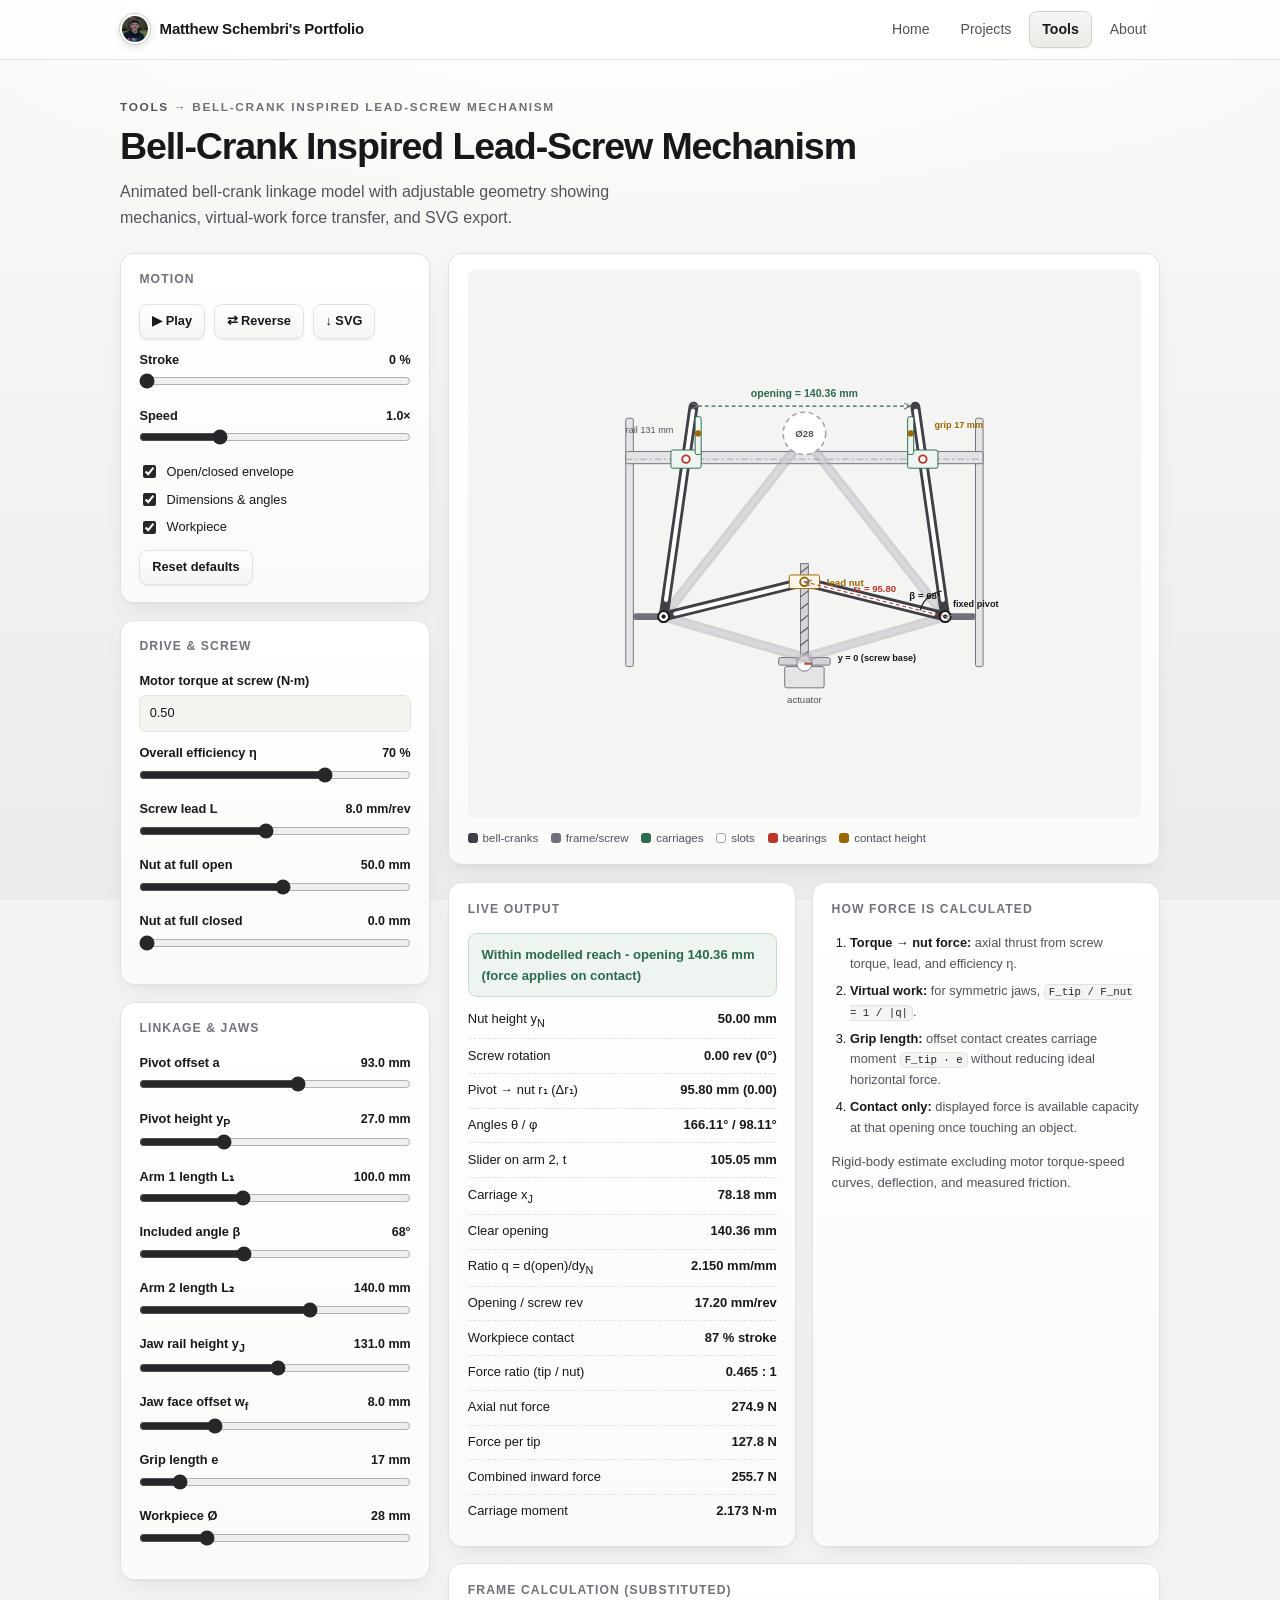
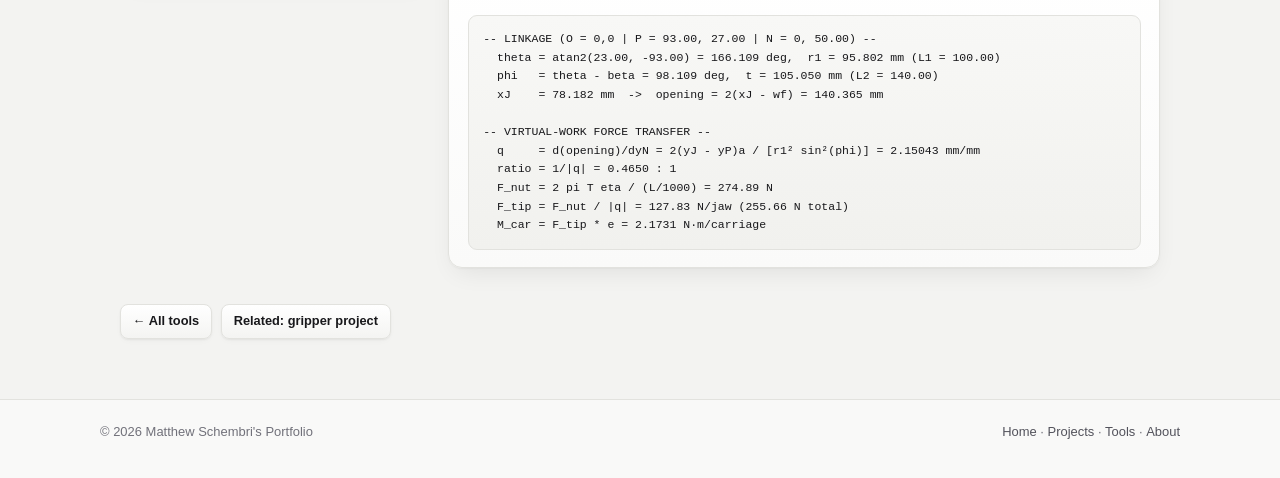
<file: tools/gripper-mechanism.html>
<!DOCTYPE html>
<html lang="en-AU">
<head>
  <meta charset="utf-8">
  <meta name="viewport" content="width=device-width, initial-scale=1">
  <meta name="description" content="Interactive SVG demonstration of a lead-screw bell-crank gripper mechanism.">
  <title>Bell-Crank Inspired Lead-Screw Mechanism | Matthew Schembri</title>
  <link rel="stylesheet" href="../assets/site.css">
  <style>
    .gm-stage svg { width: 100%; height: auto; display: block; background: var(--surface-2); border-radius: 8px; }
    .gm-key { display: flex; flex-wrap: wrap; gap: .4rem .8rem; font-size: .72rem; color: var(--muted); margin-top: .65rem; }
    .gm-key i { display: inline-block; width: 10px; height: 10px; border-radius: 3px; margin-right: .3rem; vertical-align: -1px; }
    .gm-two { display: grid; grid-template-columns: 1fr 1fr; gap: 1rem; }
    .gm-how { margin: 0; padding-left: 1.15rem; font-size: .8rem; }
    .gm-how li { margin-bottom: .4rem; }
    .gm-how span { color: var(--muted); }
    body.embedded .gm-full-only { display: none; }
    body.embedded .tool-grid.sidebar { grid-template-columns: minmax(220px, 260px) minmax(0, 1fr); gap: .75rem; margin-top: 0; }
    body.embedded .tool-card { padding: .75rem; margin-bottom: .65rem; }
    body.embedded .slider { margin-bottom: .4rem; font-size: .74rem; }
    @media (max-width: 760px) { .gm-two, body.embedded .tool-grid.sidebar { grid-template-columns: 1fr; } }
  </style>
</head>
<body>

<nav class="nav" aria-label="Main">
  <div class="nav-in">
    <a class="brand" href="../index.html"><img class="brand-avatar" src="../assets/media/profile.svg" alt="" width="30" height="30"> <span data-text="site.brand"></span></a>
    <ul>
      <li><a href="../index.html">Home</a></li>
      <li><a href="../projects.html">Projects</a></li>
      <li><a href="../tools.html" aria-current="page">Tools</a></li>
      <li><a href="../about.html">About</a></li>
    </ul>
  </div>
</nav>

<main>
  <p class="eyebrow hide-embed"><a href="../tools.html">Tools</a> → Bell-Crank Inspired Lead-Screw Mechanism</p>
  <h1 class="hide-embed" data-text="gripperSim.title"></h1>
  <p class="lede hide-embed" data-text="gripperSim.description"></p>

  <div class="tool-grid sidebar">
    <div class="tool-col">
      <section class="tool-card">
        <h2>Motion</h2>
        <div class="btn-row" style="margin:0 0 .7rem">
          <button class="btn sm" id="play" type="button">▶ Play</button>
          <button class="btn sm" id="rev" type="button">⇄ Reverse</button>
          <button class="btn sm" id="dl" type="button">↓ SVG</button>
        </div>
        <label class="slider"><span class="top"><b>Stroke</b><output id="v-stroke">0 %</output></span>
          <input type="range" id="stroke" min="0" max="100" step="0.2" value="0"></label>
        <label class="slider"><span class="top"><b>Speed</b><output id="v-spd">1.0×</output></span>
          <input type="range" id="spd" min="0.2" max="3" step="0.1" value="1"></label>
        <label class="check"><input type="checkbox" id="ghost" checked> Open/closed envelope</label>
        <label class="check"><input type="checkbox" id="dims" checked> Dimensions &amp; angles</label>
        <label class="check"><input type="checkbox" id="wp" checked> Workpiece</label>
        <button class="btn sm" id="reset" type="button" style="margin-top:.3rem">Reset defaults</button>
      </section>

      <section class="tool-card">
        <h2>Drive &amp; screw</h2>
        <label class="field"><span>Motor torque at screw (N·m)</span>
          <input type="number" id="torque" min="0" max="1000" step="0.01" value="0.50"></label>
        <label class="slider"><span class="top"><b>Overall efficiency η</b><output id="v-eta">70 %</output></span>
          <input type="range" id="eta" min="1" max="100" step="1" value="70"></label>
        <label class="slider"><span class="top"><b>Screw lead L</b><output id="v-lead">8.0 mm/rev</output></span>
          <input type="range" id="lead" min="1" max="16" step="0.5" value="8"></label>
        <label class="slider"><span class="top"><b>Nut at full open</b><output id="v-y0">50 mm</output></span>
          <input type="range" id="y0" min="5" max="90" step="0.5" value="50"></label>
        <label class="slider"><span class="top"><b>Nut at full closed</b><output id="v-y1">0 mm</output></span>
          <input type="range" id="y1" min="0" max="85" step="0.5" value="0"></label>
      </section>

      <section class="tool-card">
        <h2>Linkage &amp; jaws</h2>
        <label class="slider"><span class="top"><b>Pivot offset a</b><output id="v-a">93 mm</output></span>
          <input type="range" id="a" min="40" max="130" step="0.5" value="93"></label>
        <label class="slider"><span class="top"><b>Pivot height y<sub>P</sub></b><output id="v-pb">27 mm</output></span>
          <input type="range" id="pb" min="0" max="90" step="0.5" value="27"></label>
        <label class="slider"><span class="top"><b>Arm 1 length L₁</b><output id="v-l1">100 mm</output></span>
          <input type="range" id="l1" min="70" max="150" step="0.5" value="100"></label>
        <label class="slider"><span class="top"><b>Included angle β</b><output id="v-beta">68°</output></span>
          <input type="range" id="beta" min="30" max="130" step="1" value="68"></label>
        <label class="slider"><span class="top"><b>Arm 2 length L₂</b><output id="v-l2">140 mm</output></span>
          <input type="range" id="l2" min="70" max="180" step="0.5" value="140"></label>
        <label class="slider"><span class="top"><b>Jaw rail height y<sub>J</sub></b><output id="v-yj">131 mm</output></span>
          <input type="range" id="yj" min="80" max="180" step="0.5" value="131"></label>
        <label class="slider"><span class="top"><b>Jaw face offset w<sub>f</sub></b><output id="v-fw">8 mm</output></span>
          <input type="range" id="fw" min="0" max="30" step="0.5" value="8"></label>
        <label class="slider"><span class="top"><b>Grip length e</b><output id="v-griplen">17 mm</output></span>
          <input type="range" id="griplen" min="5" max="100" step="1" value="17"></label>
        <label class="slider"><span class="top"><b>Workpiece Ø</b><output id="v-d">28 mm</output></span>
          <input type="range" id="d" min="6" max="100" step="1" value="28"></label>
      </section>
    </div>

    <div class="tool-col">
      <section class="tool-card gm-stage">
        <div id="stage"></div>
        <div class="gm-key">
          <span><i style="background:#3f3f46"></i>bell-cranks</span>
          <span><i style="background:#71717a"></i>frame/screw</span>
          <span><i style="background:#2d6a4f"></i>carriages</span>
          <span><i style="background:#ffffff;border:1px solid #a1a1aa"></i>slots</span>
          <span><i style="background:#b9382c"></i>bearings</span>
          <span><i style="background:#9a6700"></i>contact height</span>
        </div>
      </section>

      <div class="gm-two gm-full-only">
        <section class="tool-card">
          <h2>Live output</h2>
          <div id="status" class="badge good" aria-live="polite">-</div>
          <div class="kv"><span>Nut height y<sub>N</sub></span><b id="r-yn">-</b></div>
          <div class="kv"><span>Screw rotation</span><b id="r-rev">-</b></div>
          <div class="kv"><span>Pivot → nut r₁ (Δr₁)</span><b id="r-r1">-</b></div>
          <div class="kv"><span>Angles θ / φ</span><b id="r-ang">-</b></div>
          <div class="kv"><span>Slider on arm 2, t</span><b id="r-t">-</b></div>
          <div class="kv"><span>Carriage x<sub>J</sub></span><b id="r-jx">-</b></div>
          <div class="kv"><span>Clear opening</span><b id="r-op">-</b></div>
          <div class="kv"><span>Ratio q = d(open)/dy<sub>N</sub></span><b id="r-ratio">-</b></div>
          <div class="kv"><span>Opening / screw rev</span><b id="r-rate">-</b></div>
          <div class="kv"><span>Workpiece contact</span><b id="r-grip">-</b></div>
          <div class="kv"><span>Force ratio (tip / nut)</span><b id="r-fratio">-</b></div>
          <div class="kv"><span>Axial nut force</span><b id="r-nutforce">-</b></div>
          <div class="kv"><span>Force per tip</span><b id="r-tipforce">-</b></div>
          <div class="kv"><span>Combined inward force</span><b id="r-totalforce">-</b></div>
          <div class="kv"><span>Carriage moment</span><b id="r-moment">-</b></div>
        </section>

        <section class="tool-card">
          <h2 data-text="gripperSim.forceHeading"></h2>
          <ol class="gm-how" data-list="gripperSim.forceSteps" data-wrap="span"></ol>
          <p class="small muted" style="margin-top:.75rem" data-text="gripperSim.forceNote"></p>
        </section>
      </div>

      <section class="tool-card gm-full-only">
        <h2>Frame calculation (substituted)</h2>
        <pre class="code-box" id="work">-</pre>
      </section>
    </div>
  </div>

  <div class="btn-row hide-embed">
    <a class="btn sm" href="../tools.html">← All tools</a>
    <a class="btn sm" href="../projects/gripper.html#design">Related: gripper project</a>
  </div>
</main>

<footer class="site"><div>
  <span>© <span id="yr"></span> <span data-text="site.brand"></span></span>
  <span><a href="../index.html">Home</a> · <a href="../projects.html">Projects</a> · <a href="../tools.html">Tools</a> · <a href="../about.html">About</a></span>
</div></footer>

<script src="../content.js"></script>
<script src="../assets/site.js"></script>
<script>
const DEG = 180 / Math.PI;
const $ = id => document.getElementById(id);
const f = (v, d = 2) => Number.isFinite(v) ? v.toFixed(d) : '-';
const clamp = (v, lo, hi) => Math.max(lo, Math.min(hi, v));
const DEFAULTS = { torque: .5, eta: 70, lead: 8, y0: 50, y1: 0, a: 93, pb: 27, l1: 100, beta: 68, l2: 140, yj: 131, fw: 8, griplen: 17, d: 28 };

const readP = () => ({
  torque: +$('torque').value, eta: +$('eta').value / 100, lead: +$('lead').value,
  y0: +$('y0').value, y1: +$('y1').value, a: +$('a').value, yp: +$('pb').value,
  L1: +$('l1').value, beta: +$('beta').value, L2: +$('l2').value,
  yj: +$('yj').value, fw: +$('fw').value, griplen: +$('griplen').value, dwp: +$('d').value
});

function solve(yn, P) {
  const xP = P.a, yP = P.yp, th = Math.atan2(yn - yP, -P.a), r1 = Math.hypot(P.a, yn - yP);
  const ph = th - P.beta / DEG, sp = Math.sin(ph), cp = Math.cos(ph);
  const t = Math.abs(sp) > 1e-5 ? (P.yj - yP) / sp : NaN;
  const jx = Number.isFinite(t) ? xP + t * cp : NaN, face = jx - P.fw;
  return { xP, yP, th, ph, sp, cp, r1, t, jx, face, opening: 2 * face,
    a1e: [xP + P.L1 * Math.cos(th), yP + P.L1 * Math.sin(th)],
    a2e: [xP + P.L2 * cp, yP + P.L2 * sp] };
}

function forceAtPose(g, P) {
  const q = Number.isFinite(g.sp) && Math.abs(g.sp) > 1e-5 ? 2 * (P.yj - P.yp) * P.a / (g.r1 * g.r1 * g.sp * g.sp) : NaN;
  const valid = Number.isFinite(P.torque) && P.torque >= 0 && P.lead > 0 && P.eta > 0 && P.eta <= 1 && P.y0 > P.y1 &&
    Number.isFinite(g.r1) && g.r1 <= P.L1 && Number.isFinite(g.t) && g.t >= 0 && g.t <= P.L2 &&
    Number.isFinite(g.face) && g.face >= 0 && Number.isFinite(q) && Math.abs(q) > 1e-5 && Math.abs(g.sp) >= .12;
  if (!valid) return { valid: false, q, ratio: NaN, nutForce: NaN, tipForce: NaN, totalForce: NaN, moment: NaN };
  const nutForce = 2 * Math.PI * P.torque * P.eta / (P.lead / 1000);
  const ratio = 1 / Math.abs(q), tipForce = nutForce * ratio;
  return { valid: true, q, ratio, nutForce, tipForce, totalForce: 2 * tipForce, moment: tipForce * P.griplen / 1000 };
}

let S = 2.5, OX = 350, OY = 500;
const X = x => OX + S * x, Y = y => OY - S * y;
const cap = (m, x1, y1, x2, y2, w, col, op = 1) =>
  `<line x1="${f(X(m * x1), 1)}" y1="${f(Y(y1), 1)}" x2="${f(X(m * x2), 1)}" y2="${f(Y(y2), 1)}" stroke="${col}" stroke-width="${f(w * S, 1)}" stroke-linecap="round" opacity="${op}"/>`;
const rct = (m, x, y, w, h, fill, stroke, op = 1) =>
  `<rect x="${f(X(m === 1 ? x : -(x + w)), 1)}" y="${f(Y(y + h), 1)}" width="${f(w * S, 1)}" height="${f(h * S, 1)}" rx="2" fill="${fill}" stroke="${stroke}" stroke-width="1" opacity="${op}"/>`;
const pin = (m, x, y, r, col = '#b9382c') =>
  `<circle cx="${f(X(m * x), 1)}" cy="${f(Y(y), 1)}" r="${f(r * S, 1)}" fill="#ffffff" stroke="${col}" stroke-width="2"/>`;
const txt = (px, py, t, col = '#52525b', anchor = 'middle', sz = 10.5, wt = 400) =>
  `<text x="${f(px, 1)}" y="${f(py, 1)}" font-size="${sz}" fill="${col}" text-anchor="${anchor}" font-weight="${wt}">${t}</text>`;
const dim = (x1, y1, x2, y2, col) =>
  `<line x1="${f(X(x1), 1)}" y1="${f(Y(y1), 1)}" x2="${f(X(x2), 1)}" y2="${f(Y(y2), 1)}" stroke="${col}" stroke-width="1.1" stroke-dasharray="4 3" marker-start="url(#ga)" marker-end="url(#ga)"/>`;
const arc = (cx, cy, r, a1, a2, col) =>
  `<path d="M ${f(X(cx + r * Math.cos(a1)), 1)} ${f(Y(cy + r * Math.sin(a1)), 1)} A ${f(r * S, 1)} ${f(r * S, 1)} 0 0 ${a2 < a1 ? 1 : 0} ${f(X(cx + r * Math.cos(a2)), 1)} ${f(Y(cy + r * Math.sin(a2)), 1)}" fill="none" stroke="${col}" stroke-width="1.4"/>`;

function drawSide(m, g, P, ghost) {
  const ac = ghost ? '#a1a1aa' : '#3f3f46', sc = ghost ? '#e4e4e7' : '#ffffff', op = ghost ? .4 : 1;
  const pv = [g.xP, g.yP], lerp = (p, q, k) => [p[0] + (q[0] - p[0]) * k, p[1] + (q[1] - p[1]) * k];
  const fh = Math.max(25, P.griplen + 5);
  let s = cap(m, pv[0], pv[1], ...g.a1e, 6.5, ac, op) + cap(m, ...lerp(pv, g.a1e, .08), ...lerp(pv, g.a1e, .98), 2.7, sc, op) +
          cap(m, pv[0], pv[1], ...g.a2e, 6.5, ac, op) + cap(m, ...lerp(pv, g.a2e, .08), ...lerp(pv, g.a2e, .98), 2.7, sc, op);
  if (ghost) {
    if (Number.isFinite(g.face)) s += `<line x1="${f(X(m * g.face), 1)}" y1="${f(Y(P.yj + fh + 2), 1)}" x2="${f(X(m * g.face), 1)}" y2="${f(Y(P.yj + 3), 1)}" stroke="#2d6a4f" stroke-width="1.4" stroke-dasharray="4 3" opacity=".45"/>`;
    return s;
  }
  if (Number.isFinite(g.jx) && Math.abs(g.jx) < 350) {
    s += rct(m, g.jx - 10, P.yj - 6, 20, 12, '#eef5f1', '#2d6a4f') +
         rct(m, g.face - 2, P.yj + 3, 4, fh, '#eef5f1', '#2d6a4f') +
         pin(m, g.jx, P.yj, 2.5) +
         `<circle cx="${f(X(m * g.face), 1)}" cy="${f(Y(P.yj + P.griplen), 1)}" r="3.2" fill="#9a6700"/>`;
  }
  return s + cap(m, g.xP, g.yP, g.xP + 18, g.yP, 4.5, '#71717a') + pin(m, g.xP, g.yP, 3.6, '#18181b') +
         `<circle cx="${f(X(m * g.xP), 1)}" cy="${f(Y(g.yP), 1)}" r="2.2" fill="#18181b"/>`;
}

function setView(P, poses) {
  const xs = [-P.a - 35, P.a + 35, -P.a - P.L1, P.a + P.L1];
  const ys = [-22, 0, P.yp, P.y0, P.y1, P.yj + Math.max(25, P.griplen + 5) + 16];
  for (const g of poses) {
    for (const x of [g.jx, g.face, g.a1e[0], g.a2e[0]]) if (Number.isFinite(x)) xs.push(x, -x);
    ys.push(g.a1e[1], g.a2e[1]);
  }
  const minX = Math.min(...xs) - 12, maxX = Math.max(...xs) + 12, minY = Math.min(...ys) - 14, maxY = Math.max(...ys) + 14;
  S = Math.min(646 / (maxX - minX), 516 / (maxY - minY));
  OX = (700 - S * (minX + maxX)) / 2;
  OY = (570 + S * (minY + maxY)) / 2;
}

function render(yn, P, opt, g0, g1) {
  const g = solve(yn, P);
  setView(P, [g0, g1, g]);
  const frameX = P.a + 20, railHalf = Math.max(P.a + 25, ...[g0, g1, g].map(p => Number.isFinite(p.jx) ? Math.abs(p.jx) + 20 : 0));
  const screwTop = Math.max(P.y0, P.y1, P.yp + 8) + 12;
  let svg = `<svg xmlns="http://www.w3.org/2000/svg" viewBox="0 0 700 570" role="img" aria-label="Bell-crank gripper mechanism">
    <defs><marker id="ga" markerWidth="8" markerHeight="8" refX="6.5" refY="3" orient="auto"><path d="M0,0 L6.5,3 L0,6" fill="none" stroke="#71717a"/></marker></defs>
    ${rct(1, frameX, -6, 5, P.yj + 33, '#e4e4e7', '#71717a')}${rct(-1, frameX, -6, 5, P.yj + 33, '#e4e4e7', '#71717a')}
    <rect x="${f(X(-railHalf), 1)}" y="${f(Y(P.yj + 5), 1)}" width="${f(2 * railHalf * S, 1)}" height="${f(8 * S, 1)}" rx="2" fill="#e4e4e7" stroke="#71717a"/>
    <line x1="${f(X(-railHalf), 1)}" y1="${f(Y(P.yj), 1)}" x2="${f(X(railHalf), 1)}" y2="${f(Y(P.yj), 1)}" stroke="#a1a1aa" stroke-dasharray="7 3 2 3"/>
    <rect x="${f(X(-17), 1)}" y="${f(Y(0), 1)}" width="${f(34 * S, 1)}" height="${f(5 * S, 1)}" rx="2" fill="#d4d4d8" stroke="#71717a"/>
    ${txt(X(22), Y(0) + 4, 'y = 0 (screw base)', '#18181b', 'start', 9.5, 600)}
    <rect x="${f(X(-2.6), 1)}" y="${f(Y(screwTop), 1)}" width="${f(5.2 * S, 1)}" height="${f(screwTop * S, 1)}" fill="#d4d4d8" stroke="#71717a"/>`;

  const tp = Math.max(3, P.lead), off = ((yn - P.y0) % tp + tp) % tp;
  for (let yy = -tp; yy < screwTop; yy += tp) {
    const ya = yy + off, yb = ya + tp * .5;
    if (yb > 0 && ya < screwTop) svg += `<line x1="${f(X(-2.6), 1)}" y1="${f(Y(clamp(ya, 0, screwTop)), 1)}" x2="${f(X(2.6), 1)}" y2="${f(Y(clamp(yb, 0, screwTop)), 1)}" stroke="#52525b" stroke-width="1.2"/>`;
  }
  const psi = ((yn - P.y0) / P.lead) * 2 * Math.PI;
  svg += rct(1, -13, -20, 26, 14, '#e4e4e7', '#71717a') + txt(X(0), Y(-21) + 14, 'actuator', '#52525b', 'middle', 10) +
    `<circle cx="${f(X(0), 1)}" cy="${f(Y(-4), 1)}" r="${f(5 * S, 1)}" fill="#ffffff" stroke="#71717a"/>
     <line x1="${f(X(0), 1)}" y1="${f(Y(-4), 1)}" x2="${f(X(0) + 5 * S * Math.cos(psi), 1)}" y2="${f(Y(-4) + 5 * S * Math.sin(psi), 1)}" stroke="#b9382c" stroke-width="2.4"/>`;

  if (opt.ghost) for (const ep of [g0, g1]) svg += drawSide(1, ep, P, true) + drawSide(-1, ep, P, true);
  svg += drawSide(1, g, P, false) + drawSide(-1, g, P, false) +
    rct(1, -10, yn - 4.5, 20, 9, '#fcf6e8', '#9a6700') + pin(1, 0, yn, 2.8, '#9a6700') +
    txt(X(11) + 6, Y(yn) + 4, 'lead nut', '#9a6700', 'start', 10, 600);

  if (opt.wp) {
    const wy = P.yj + P.griplen, hit = Number.isFinite(g.opening) && g.opening <= P.dwp + .01 && g.opening >= 0;
    svg += `<circle cx="${f(X(0), 1)}" cy="${f(Y(wy), 1)}" r="${f(P.dwp * S / 2, 1)}" fill="${hit ? '#eef5f1' : '#ffffff'}" stroke="${hit ? '#2d6a4f' : '#a1a1aa'}" stroke-width="1.6" stroke-dasharray="${hit ? 'none' : '5 4'}"/>` +
      txt(X(0), Y(wy) + 4, 'Ø' + f(P.dwp, 0), hit ? '#2d6a4f' : '#52525b', 'middle', 10, 600);
  }
  if (opt.dims) {
    svg += txt(X(-railHalf), Y(P.yj + 14) - 5, `rail ${f(P.yj, 0)} mm`, '#52525b', 'start', 9.5) +
      dim(P.a, P.yp, 0, yn, '#b9382c') + txt((X(P.a) + X(0)) / 2, (Y(P.yp) + Y(yn)) / 2 - 8, `r₁ = ${f(g.r1)}`, '#b9382c', 'middle', 10, 600) +
      arc(P.a, P.yp, 17, g.th, g.ph, '#27272a') + txt(X(P.a) - 21, Y(P.yp) - 18, `β = ${f(P.beta, 0)}°`, '#18181b', 'middle', 10, 600) +
      txt(X(P.a) + 8, Y(P.yp) - 10, 'fixed pivot', '#18181b', 'start', 9.5, 600) +
      txt(X(railHalf), Y(P.yj + P.griplen) - 6, `grip ${f(P.griplen, 0)} mm`, '#9a6700', 'end', 9.5, 600);
    if (Number.isFinite(g.face)) {
      const dy = P.yj + Math.max(25, P.griplen + 5) + 10;
      svg += dim(-g.face, dy, g.face, dy, '#2d6a4f') + txt(X(0), Y(dy) - 9, `opening = ${f(g.opening)} mm`, '#2d6a4f', 'middle', 11, 600);
    }
  }
  return { svg: svg + '</svg>', g };
}

function gripFraction(P) {
  const start = solve(P.y0, P).opening;
  if (!Number.isFinite(start)) return NaN;
  if (start <= P.dwp && start >= 0) return 0;
  let prev = start - P.dwp;
  for (let k = 1; k <= 400; k++) {
    const q = k / 400, cur = solve(P.y0 + q * (P.y1 - P.y0), P).opening - P.dwp;
    if (Number.isFinite(cur) && prev > 0 && cur <= 0) return q;
    prev = cur;
  }
  return NaN;
}

function update() {
  const P = readP(), frac = +$('stroke').value / 100, yn = P.y0 + frac * (P.y1 - P.y0);
  const g0 = solve(P.y0, P), g1 = solve(P.y1, P);
  const { svg, g } = render(yn, P, { ghost: $('ghost').checked, dims: $('dims').checked, wp: $('wp').checked }, g0, g1);
  $('stage').innerHTML = svg;

  const labels = {
    stroke: f(frac * 100, 0) + ' %', spd: f(+$('spd').value, 1) + '×', eta: f(P.eta * 100, 0) + ' %',
    lead: f(P.lead, 1) + ' mm/rev', y0: f(P.y0, 1) + ' mm', y1: f(P.y1, 1) + ' mm', a: f(P.a, 1) + ' mm',
    pb: f(P.yp, 1) + ' mm', l1: f(P.L1, 1) + ' mm', beta: f(P.beta, 0) + '°', l2: f(P.L2, 1) + ' mm',
    yj: f(P.yj, 1) + ' mm', fw: f(P.fw, 1) + ' mm', griplen: f(P.griplen, 0) + ' mm', d: f(P.dwp, 0) + ' mm'
  };
  Object.entries(labels).forEach(([k, v]) => $('v-' + k).textContent = v);

  const force = forceAtPose(g, P), q = force.q, gf = gripFraction(P), rev = (yn - P.y0) / P.lead;
  $('r-yn').textContent = `${f(yn)} mm`;
  $('r-rev').textContent = `${f(rev)} rev (${f(rev * 360, 0)}°)`;
  $('r-r1').textContent = `${f(g.r1)} mm (${f(g.r1 - g0.r1)})`;
  $('r-ang').textContent = `${f(g.th * DEG)}° / ${f(g.ph * DEG)}°`;
  $('r-t').textContent = `${f(g.t)} mm`;
  $('r-jx').textContent = `${f(g.jx)} mm`;
  $('r-op').textContent = `${f(g.opening)} mm`;
  $('r-ratio').textContent = `${f(q, 3)} mm/mm`;
  $('r-rate').textContent = `${f(q * P.lead, 2)} mm/rev`;
  $('r-grip').textContent = Number.isFinite(gf) ? `${f(gf * 100, 0)} % stroke` : 'not reached';
  $('r-fratio').textContent = force.valid ? `${f(force.ratio, 3)} : 1` : 'unavailable';
  $('r-nutforce').textContent = force.valid ? `${f(force.nutForce, 1)} N` : 'unavailable';
  $('r-tipforce').textContent = force.valid ? `${f(force.tipForce, 1)} N` : 'unavailable';
  $('r-totalforce').textContent = force.valid ? `${f(force.totalForce, 1)} N` : 'unavailable';
  $('r-moment').textContent = force.valid ? `${f(force.moment, 3)} N·m` : 'unavailable';

  const msgs = []; let lvl = 'good';
  const flag = (m, s) => { msgs.push(m); if (s === 'bad') lvl = 'bad'; else if (lvl !== 'bad') lvl = 'warn'; };
  if (!Number.isFinite(P.torque) || P.torque < 0) flag('enter non-negative torque', 'bad');
  if (P.y0 <= P.y1) flag('open nut height must exceed closed height', 'bad');
  if (g.r1 > P.L1) flag(`nut pin ${f(g.r1 - P.L1, 1)} mm past L1`, 'bad');
  else if (g.r1 > P.L1 - 3) flag('nut pin near end of L1', 'warn');
  if (!Number.isFinite(g.t) || g.t < 0) flag('arm 2 does not reach jaw rail', 'bad');
  else if (g.t > P.L2) flag(`slider ${f(g.t - P.L2, 1)} mm past L2`, 'bad');
  else if (g.t > P.L2 - 3) flag('slider near end of L2', 'warn');
  if (Math.abs(g.sp) < .12) flag('arm 2 nearly parallel to rail', 'bad');
  if (Number.isFinite(g.face) && g.face < 0) flag('jaw faces cross centreline', 'bad');
  else if (Number.isFinite(g.face) && g.face < 2) flag('jaw faces nearly touching', 'warn');

  const st = $('status');
  st.className = 'badge ' + lvl;
  st.textContent = msgs.length ? msgs.join(' · ') : `Within modelled reach - opening ${f(g.opening)} mm (force applies on contact)`;

  $('work').textContent = [
    `-- LINKAGE (O = 0,0 | P = ${f(g.xP)}, ${f(g.yP)} | N = 0, ${f(yn)}) --`,
    `  theta = atan2(${f(yn - P.yp)}, -${f(P.a)}) = ${f(g.th * DEG, 3)} deg,  r1 = ${f(g.r1, 3)} mm (L1 = ${f(P.L1)})`,
    `  phi   = theta - beta = ${f(g.ph * DEG, 3)} deg,  t = ${f(g.t, 3)} mm (L2 = ${f(P.L2)})`,
    `  xJ    = ${f(g.jx, 3)} mm  ->  opening = 2(xJ - wf) = ${f(g.opening, 3)} mm`, '',
    '-- VIRTUAL-WORK FORCE TRANSFER --',
    `  q     = d(opening)/dyN = 2(yJ - yP)a / [r1² sin²(phi)] = ${f(q, 5)} mm/mm`,
    `  ratio = 1/|q| = ${force.valid ? f(force.ratio, 4) : 'unavailable'} : 1`,
    `  F_nut = 2 pi T eta / (L/1000) = ${force.valid ? f(force.nutForce, 2) + ' N' : 'unavailable'}`,
    `  F_tip = F_nut / |q| = ${force.valid ? f(force.tipForce, 2) + ' N/jaw (' + f(force.totalForce, 2) + ' N total)' : 'unavailable'}`,
    `  M_car = F_tip * e = ${force.valid ? f(force.moment, 4) + ' N·m/carriage' : 'unavailable'}`
  ].join('\n');
}

let playing = false, dir = 1, phase = 0, last = 0;
function loop(ts) {
  if (!playing) return;
  if (!last) last = ts;
  const dt = Math.min(50, ts - last) / 1000; last = ts;
  phase += dir * dt * (+$('spd').value) * .45;
  if (phase > 1) { phase = 1; dir = -1; }
  if (phase < 0) { phase = 0; dir = 1; }
  $('stroke').value = (phase * 100).toFixed(2);
  update();
  if (playing) requestAnimationFrame(loop);
}

$('play').addEventListener('click', function () {
  playing = !playing; phase = +$('stroke').value / 100; last = 0;
  this.classList.toggle('on', playing);
  this.textContent = playing ? '❚❚ Pause' : '▶ Play';
  if (playing) requestAnimationFrame(loop);
});
$('rev').addEventListener('click', () => { dir *= -1; });
$('reset').addEventListener('click', () => {
  Object.entries(DEFAULTS).forEach(([k, v]) => $(k).value = v);
  $('stroke').value = 0; $('spd').value = 1;
  ['ghost', 'dims', 'wp'].forEach(id => $(id).checked = true);
  playing = false; dir = 1; phase = 0; last = 0;
  $('play').classList.remove('on'); $('play').textContent = '▶ Play';
  update();
});
$('dl').addEventListener('click', () => {
  const svg = $('stage').querySelector('svg');
  if (!svg) return;
  const url = URL.createObjectURL(new Blob(['<?xml version="1.0" encoding="UTF-8"?>\n' + svg.outerHTML], { type: 'image/svg+xml' }));
  const a = Object.assign(document.createElement('a'), { href: url, download: 'gripper-mechanism.svg' });
  a.click(); setTimeout(() => URL.revokeObjectURL(url), 1000);
});
document.addEventListener('input', e => {
  if (e.target.id === 'stroke') { playing = false; last = 0; $('play').classList.remove('on'); $('play').textContent = '▶ Play'; }
  update();
});
document.addEventListener('change', update);
update();
</script>
</body>
</html>
</file>
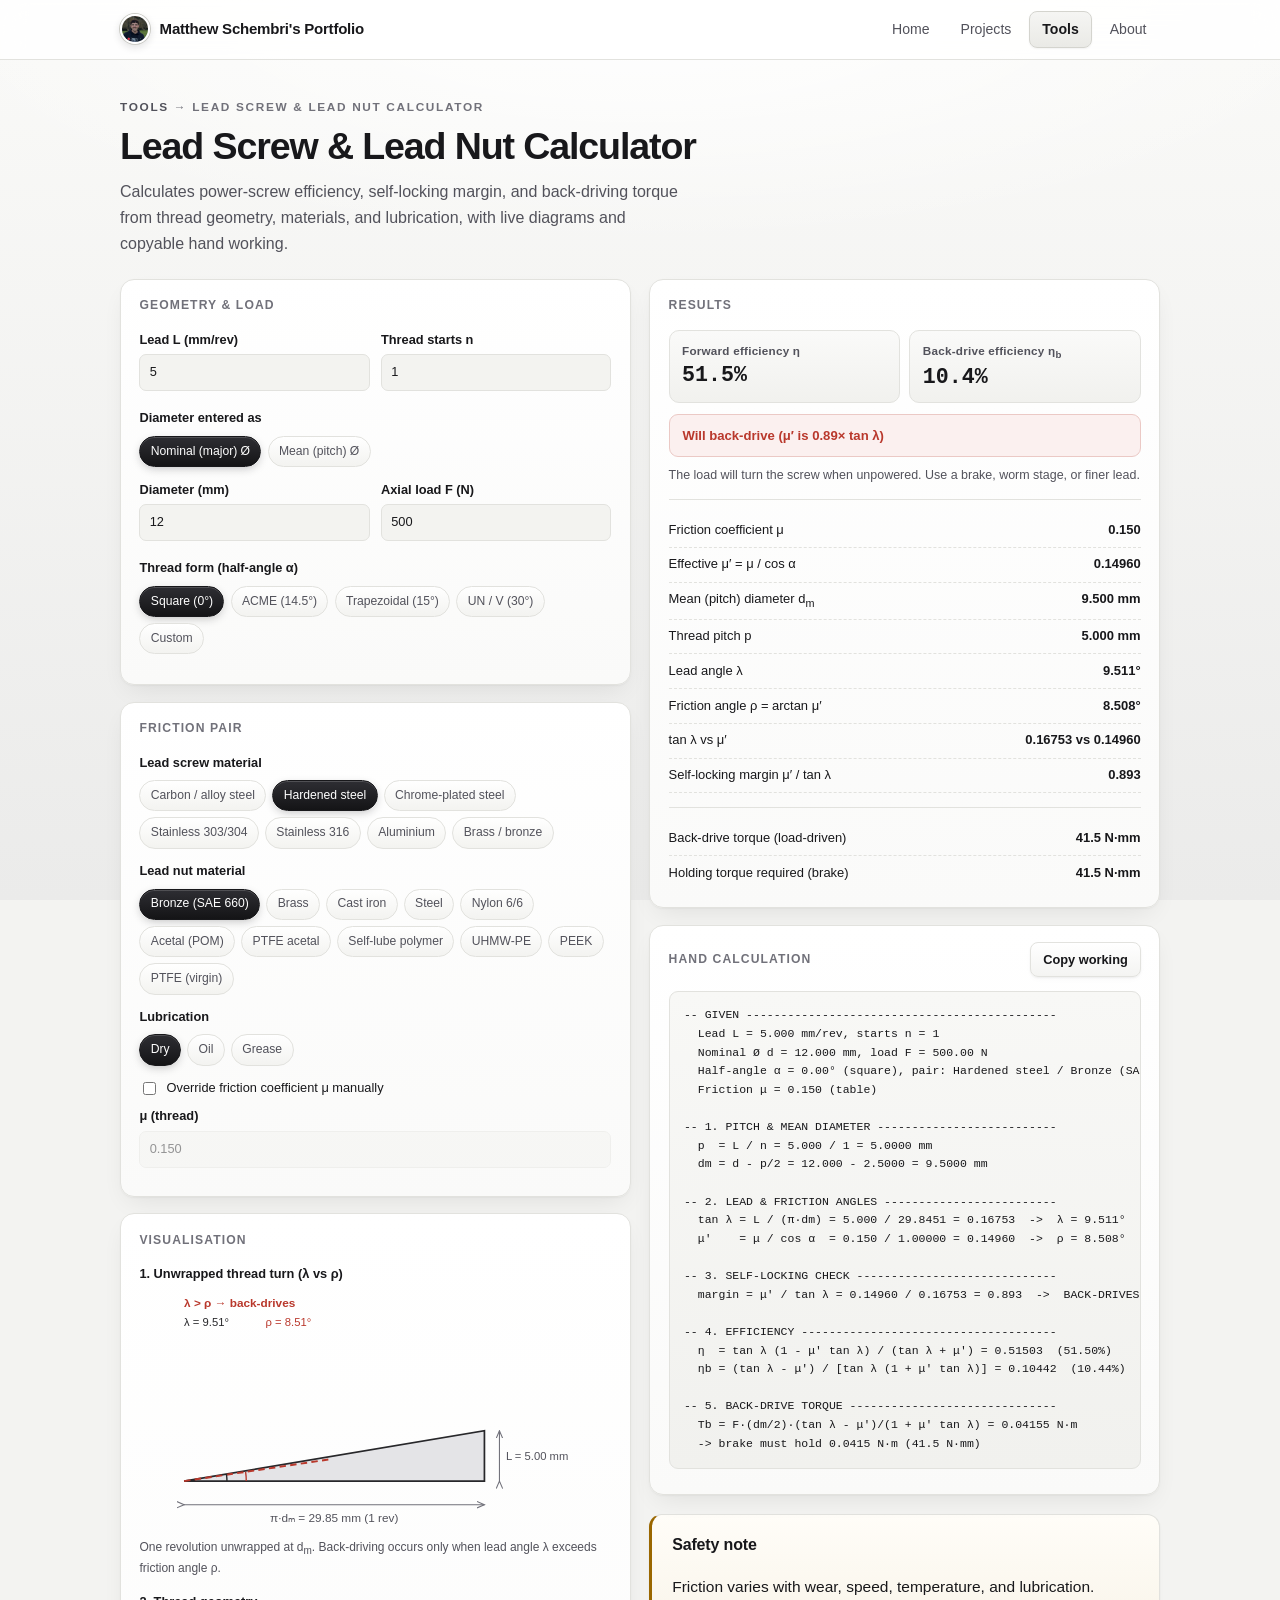
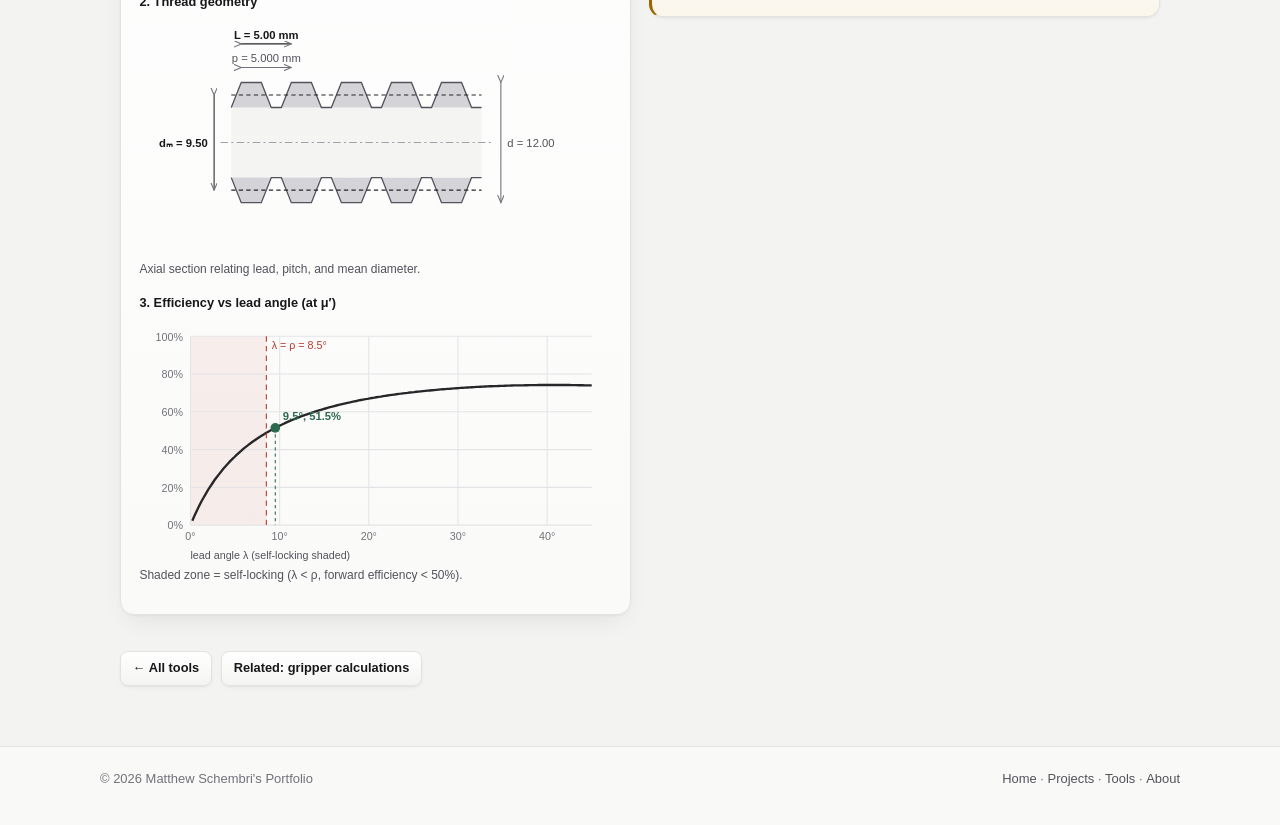
<file: tools/lead-screw-calculator.html>
<!DOCTYPE html>
<html lang="en-AU">
<head>
  <meta charset="utf-8">
  <meta name="viewport" content="width=device-width, initial-scale=1">
  <meta name="description" content="Calculate lead screw efficiency, self-locking, back-driving and load torque from thread geometry, material pairing and lubrication.">
  <title>Lead Screw &amp; Lead Nut Calculator | Matthew Schembri</title>
  <link rel="stylesheet" href="../assets/site.css">
  <style>
    .ls-fig svg { width: 100%; height: auto; display: block; }
    .ls-diag-lbl { font-weight: 600; font-size: .8rem; margin: .85rem 0 .2rem; }
    .ls-cap { font-size: .75rem; color: var(--muted); margin: .15rem 0 .75rem; }
    .ls-note { margin: .5rem 0 0; font-size: .78rem; color: var(--muted); }
    .ls-err { color: var(--bad); }
  </style>
</head>
<body>

<nav class="nav" aria-label="Main">
  <div class="nav-in">
    <a class="brand" href="../index.html"><img class="brand-avatar" src="../assets/media/profile.svg" alt="" width="30" height="30"> <span data-text="site.brand"></span></a>
    <ul>
      <li><a href="../index.html">Home</a></li>
      <li><a href="../projects.html">Projects</a></li>
      <li><a href="../tools.html" aria-current="page">Tools</a></li>
      <li><a href="../about.html">About</a></li>
    </ul>
  </div>
</nav>

<main>
  <p class="eyebrow"><a href="../tools.html">Tools</a> → Lead Screw &amp; Lead Nut Calculator</p>
  <h1 data-text="leadScrew.title"></h1>
  <p class="lede" data-text="leadScrew.description"></p>

  <div class="tool-grid">
    <div class="tool-col">
      <section class="tool-card">
        <h2>Geometry &amp; load</h2>
        <div class="row2">
          <label class="field"><span>Lead L (mm/rev)</span><input type="number" id="lead" value="5" min="0.01" step="0.1"></label>
          <label class="field"><span>Thread starts n</span><input type="number" id="starts" value="1" min="1" step="1"></label>
        </div>
        <div class="group-lbl">Diameter entered as</div>
        <div class="toggles" id="dmode">
          <label class="toggle"><input type="radio" name="dmode" value="nominal" checked><span>Nominal (major) Ø</span></label>
          <label class="toggle"><input type="radio" name="dmode" value="mean"><span>Mean (pitch) Ø</span></label>
        </div>
        <div class="row2">
          <label class="field"><span>Diameter (mm)</span><input type="number" id="dia" value="12" min="0.1" step="0.5"></label>
          <label class="field"><span>Axial load F (N)</span><input type="number" id="load" value="500" min="0" step="10"></label>
        </div>
        <div class="group-lbl">Thread form (half-angle α)</div>
        <div class="toggles" id="form">
          <label class="toggle"><input type="radio" name="form" value="0" checked><span>Square (0°)</span></label>
          <label class="toggle"><input type="radio" name="form" value="14.5"><span>ACME (14.5°)</span></label>
          <label class="toggle"><input type="radio" name="form" value="15"><span>Trapezoidal (15°)</span></label>
          <label class="toggle"><input type="radio" name="form" value="30"><span>UN / V (30°)</span></label>
          <label class="toggle"><input type="radio" name="form" value="custom"><span>Custom</span></label>
        </div>
        <label class="field" id="customWrap" hidden><span>Custom half-angle (°)</span><input type="number" id="alphaCustom" value="14.5" min="0" max="45" step="0.5"></label>
      </section>

      <section class="tool-card">
        <h2>Friction pair</h2>
        <div class="group-lbl">Lead screw material</div>
        <div class="toggles" id="screwMat"></div>
        <div class="group-lbl">Lead nut material</div>
        <div class="toggles" id="nutMat"></div>
        <div class="group-lbl">Lubrication</div>
        <div class="toggles" id="lube">
          <label class="toggle"><input type="radio" name="lube" value="dry" checked><span>Dry</span></label>
          <label class="toggle"><input type="radio" name="lube" value="oil"><span>Oil</span></label>
          <label class="toggle"><input type="radio" name="lube" value="grease"><span>Grease</span></label>
        </div>
        <label class="check"><input type="checkbox" id="manual"><span>Override friction coefficient μ manually</span></label>
        <label class="field"><span>μ (thread)</span><input type="number" id="muManual" value="0.15" min="0.01" max="0.8" step="0.01" disabled></label>
        <p class="ls-note" id="matWarn" aria-live="polite"></p>
      </section>

      <section class="tool-card ls-fig">
        <h2>Visualisation</h2>
        <div class="ls-diag-lbl">1. Unwrapped thread turn (λ vs ρ)</div>
        <div id="triSvg"></div>
        <p class="ls-cap" data-html="leadScrew.fig1CaptionHtml"></p>
        <div class="ls-diag-lbl">2. Thread geometry</div>
        <div id="screwSvg"></div>
        <p class="ls-cap" data-text="leadScrew.fig2Caption"></p>
        <div class="ls-diag-lbl">3. Efficiency vs lead angle (at μ′)</div>
        <div id="curveSvg"></div>
        <p class="ls-cap" data-text="leadScrew.fig3Caption"></p>
      </section>
    </div>

    <div class="tool-col">
      <section class="tool-card">
        <h2>Results</h2>
        <div class="kpi-grid">
          <div class="kpi"><small>Forward efficiency η</small><b id="rEff">-</b></div>
          <div class="kpi"><small>Back-drive efficiency η<sub>b</sub></small><b id="rEffB">-</b></div>
        </div>
        <div id="verdict" class="badge warn" aria-live="polite">-</div>
        <p class="ls-note" id="verdictNote"></p>
        <hr style="margin:.85rem 0">
        <div class="kv"><span>Friction coefficient μ</span><b id="rMu">-</b></div>
        <div class="kv"><span>Effective μ′ = μ / cos α</span><b id="rMuEff">-</b></div>
        <div class="kv"><span>Mean (pitch) diameter d<sub>m</sub></span><b id="rDm">-</b></div>
        <div class="kv"><span>Thread pitch p</span><b id="rP">-</b></div>
        <div class="kv"><span>Lead angle λ</span><b id="rLam">-</b></div>
        <div class="kv"><span>Friction angle ρ = arctan μ′</span><b id="rRho">-</b></div>
        <div class="kv"><span>tan λ vs μ′</span><b id="rCmp">-</b></div>
        <div class="kv"><span>Self-locking margin μ′ / tan λ</span><b id="rRatio">-</b></div>
        <hr style="margin:.85rem 0">
        <div class="kv"><span>Back-drive torque (load-driven)</span><b id="rTb">-</b></div>
        <div class="kv"><span>Holding torque required (brake)</span><b id="rTh">-</b></div>
      </section>

      <section class="tool-card">
        <h2><span>Hand calculation</span><button class="btn sm" id="copyBtn" type="button">Copy working</button></h2>
        <pre class="code-box" id="work">-</pre>
        <p class="ls-note" id="copyStatus" role="status"></p>
      </section>

      <div class="panel caution">
        <h3 data-text="leadScrew.safetyHeading"></h3>
        <p data-text="leadScrew.safetyBody"></p>
      </div>
    </div>
  </div>

  <div class="btn-row">
    <a class="btn sm" href="../tools.html">← All tools</a>
    <a class="btn sm" href="../projects/gripper.html#calculations">Related: gripper calculations</a>
  </div>
</main>

<footer class="site"><div>
  <span>© <span id="yr"></span> <span data-text="site.brand"></span></span>
  <span><a href="../index.html">Home</a> · <a href="../projects.html">Projects</a> · <a href="../tools.html">Tools</a> · <a href="../about.html">About</a></span>
</div></footer>

<script src="../content.js"></script>
<script src="../assets/site.js"></script>
<script>
const NUT = {
  bronze:     { label: 'Bronze (SAE 660)', dry: .17, oil: .10, grease: .09 },
  brass:      { label: 'Brass',            dry: .18, oil: .11, grease: .10 },
  castiron:   { label: 'Cast iron',        dry: .18, oil: .11, grease: .10 },
  steel:      { label: 'Steel',            dry: .22, oil: .14, grease: .12 },
  nylon:      { label: 'Nylon 6/6',        dry: .20, oil: .15, grease: .13 },
  acetal:     { label: 'Acetal (POM)',     dry: .20, oil: .15, grease: .13 },
  acetalptfe: { label: 'PTFE acetal',      dry: .10, oil: .08, grease: .08 },
  iglide:     { label: 'Self-lube polymer',dry: .11, oil: .09, grease: .09 },
  uhmwpe:     { label: 'UHMW-PE',          dry: .16, oil: .12, grease: .11 },
  peek:       { label: 'PEEK',             dry: .22, oil: .16, grease: .14 },
  ptfe:       { label: 'PTFE (virgin)',    dry: .07, oil: .06, grease: .06 }
};
const SCREW = {
  carbon:   { label: 'Carbon / alloy steel', f: 1 },
  hardened: { label: 'Hardened steel',       f: .88 },
  chrome:   { label: 'Chrome-plated steel',  f: .85 },
  ss303:    { label: 'Stainless 303/304',    f: 1.08 },
  ss316:    { label: 'Stainless 316',        f: 1.12 },
  alu:      { label: 'Aluminium',            f: 1.15, warn: 'Aluminium screws wear quickly against metal nuts - pair with polymer nuts for light loads only.' },
  brassS:   { label: 'Brass / bronze',       f: 1.02 }
};
const OVERRIDE = {
  'carbon|steel':   { dry: .25, oil: .15, grease: .13, warn: 'Steel-on-steel threads gall quickly - lubricate continuously or change nut material.' },
  'hardened|steel': { dry: .23, oil: .14, grease: .12, warn: 'Steel-on-steel threads require continuous lubrication.' },
  'ss303|steel':    { dry: .32, oil: .18, grease: .15, warn: 'Stainless on steel galls heavily - use bronze or a polymer nut.' },
  'ss316|steel':    { dry: .35, oil: .20, grease: .16, warn: '316 stainless on steel galls severely - use bronze or a polymer nut.' },
  'alu|steel':      { dry: .30, oil: .18, grease: .15, warn: 'Aluminium on steel causes rapid wear and pick-up.' },
  'brassS|brass':   { dry: .22, oil: .13, grease: .11, warn: 'Brass on brass can seize - use dissimilar materials.' }
};
const POLY = ['nylon', 'acetal', 'acetalptfe', 'iglide', 'uhmwpe', 'peek', 'ptfe'];
const LUBE = { dry: 'dry', oil: 'oil-lubricated', grease: 'grease-lubricated' };
const $ = id => document.getElementById(id);
const val = name => document.querySelector(`input[name="${name}"]:checked`).value;
const DEG = 180 / Math.PI;
const f = (x, d = 5) => Number.isFinite(x) ? x.toFixed(d) : '-';

function buildToggles(id, data, name, checked) {
  $(id).innerHTML = Object.entries(data).map(([k, item]) =>
    `<label class="toggle"><input type="radio" name="${name}" value="${k}"${k === checked ? ' checked' : ''}><span>${item.label}</span></label>`
  ).join('');
}

function lookupMu(screw, nut, lube) {
  const ov = OVERRIDE[`${screw}|${nut}`];
  if (ov) return { mu: ov[lube], warn: ov.warn };
  const warn = [];
  if (SCREW[screw].warn) warn.push(SCREW[screw].warn);
  if (POLY.includes(nut) && lube !== 'dry') warn.push('Polymer nuts are often run dry, check grease compatibility.');
  if (POLY.includes(nut)) warn.push('Polymer nuts are PV-limited, check supplier load/speed charts.');
  return { mu: NUT[nut][lube] * SCREW[screw].f, warn: warn.join(' ') };
}

function triSVG(dm, lead, lamDeg, rhoDeg) {
  const W = 440, H = 230, ox = 42, oy = H - 50, circ = Math.PI * dm;
  const sc = Math.min(280 / circ, 120 / lead, 60), bx = circ * sc, hy = lead * sc, lock = rhoDeg >= lamDeg;
  const r = Math.min(bx * .55, 140), rx = ox + r * Math.cos(rhoDeg / DEG), ry = oy - r * Math.sin(rhoDeg / DEG);
  const col = lock ? '#2d6a4f' : '#b9382c';
  const arc = (rad, a) => `M ${ox + rad} ${oy} A ${rad} ${rad} 0 0 0 ${ox + rad * Math.cos(a / DEG)} ${oy - rad * Math.sin(a / DEG)}`;
  return `<svg viewBox="0 0 ${W} ${H}" role="img" aria-label="Unwrapped thread triangle">
    <defs><marker id="la1" markerWidth="8" markerHeight="8" refX="7" refY="3" orient="auto"><path d="M0,0 L7,3 L0,6" fill="none" stroke="#71717a"/></marker></defs>
    <polygon points="${ox},${oy} ${ox + bx},${oy} ${ox + bx},${oy - hy}" fill="#e4e4e7" stroke="#27272a" stroke-width="1.6"/>
    <line x1="${ox}" y1="${oy}" x2="${rx}" y2="${ry}" stroke="${col}" stroke-width="1.8" stroke-dasharray="6 4"/>
    <path d="${arc(40, lamDeg)}" fill="none" stroke="#27272a" stroke-width="1.3"/>
    <path d="${arc(58, rhoDeg)}" fill="none" stroke="${col}" stroke-width="1.3"/>
    <text x="${ox}" y="18" font-size="11" font-weight="600" fill="${col}">${lock ? 'ρ ≥ λ → self-locking' : 'λ > ρ → back-drives'}</text>
    <text x="${ox}" y="35" font-size="10.5" fill="#27272a">λ = ${f(lamDeg, 2)}°</text>
    <text x="${ox + 76}" y="35" font-size="10.5" fill="${col}">ρ = ${f(rhoDeg, 2)}°</text>
    <line x1="${ox}" y1="${oy + 22}" x2="${ox + bx}" y2="${oy + 22}" stroke="#71717a" marker-start="url(#la1)" marker-end="url(#la1)"/>
    <text x="${ox + bx / 2}" y="${oy + 38}" font-size="11" fill="#52525b" text-anchor="middle">π·dₘ = ${f(circ, 2)} mm (1 rev)</text>
    <line x1="${ox + bx + 14}" y1="${oy}" x2="${ox + bx + 14}" y2="${oy - hy}" stroke="#71717a" marker-start="url(#la1)" marker-end="url(#la1)"/>
    <text x="${ox + bx + 20}" y="${oy - hy / 2 + 4}" font-size="10.5" fill="#52525b">L = ${f(lead, 2)} mm</text>
  </svg>`;
}

function screwSVG(dMaj, dm, p, lead, starts) {
  const W = 440, H = 225, cy = 118, teeth = 5, x0 = 86;
  const sc = Math.min(255 / (teeth * p), 56 / (dMaj / 2), 36), w = p * sc;
  const majR = dMaj / 2 * sc, minR = Math.max(3, (dMaj / 2 - p / 2) * sc), meanR = dm / 2 * sc;
  let top = `M ${x0} ${cy - minR}`, bot = `M ${x0} ${cy + minR}`;
  for (let i = 0; i < teeth; i++) {
    const x = x0 + i * w;
    top += ` L ${(x + .2 * w).toFixed(1)} ${(cy - majR).toFixed(1)} L ${(x + .6 * w).toFixed(1)} ${(cy - majR).toFixed(1)} L ${(x + .8 * w).toFixed(1)} ${(cy - minR).toFixed(1)} L ${(x + w).toFixed(1)} ${(cy - minR).toFixed(1)}`;
    bot += ` L ${(x + .2 * w).toFixed(1)} ${(cy + majR).toFixed(1)} L ${(x + .6 * w).toFixed(1)} ${(cy + majR).toFixed(1)} L ${(x + .8 * w).toFixed(1)} ${(cy + minR).toFixed(1)} L ${(x + w).toFixed(1)} ${(cy + minR).toFixed(1)}`;
  }
  const xe = x0 + teeth * w, Lpx = Math.min(starts * w, teeth * w - .2 * w);
  return `<svg viewBox="0 0 ${W} ${H}" role="img" aria-label="Thread profile">
    <defs><marker id="la2" markerWidth="8" markerHeight="8" refX="7" refY="3" orient="auto"><path d="M0,0 L7,3 L0,6" fill="none" stroke="#71717a"/></marker></defs>
    <rect x="${x0}" y="${cy - minR}" width="${xe - x0}" height="${2 * minR}" fill="#f4f4f2"/>
    <path d="${top}" fill="#d4d4d8" stroke="#52525b" stroke-width="1.2"/><path d="${bot}" fill="#d4d4d8" stroke="#52525b" stroke-width="1.2"/>
    <line x1="${x0 - 10}" y1="${cy}" x2="${xe + 10}" y2="${cy}" stroke="#a1a1aa" stroke-dasharray="7 3 2 3"/>
    <line x1="${x0}" y1="${cy - meanR}" x2="${xe}" y2="${cy - meanR}" stroke="#27272a" stroke-dasharray="4 3"/>
    <line x1="${x0}" y1="${cy + meanR}" x2="${xe}" y2="${cy + meanR}" stroke="#27272a" stroke-dasharray="4 3"/>
    <line x1="${x0 + .2 * w}" y1="${cy - majR - 14}" x2="${x0 + 1.2 * w}" y2="${cy - majR - 14}" stroke="#71717a" marker-start="url(#la2)" marker-end="url(#la2)"/>
    <text x="${x0 + .7 * w}" y="${cy - majR - 19}" font-size="10.5" fill="#52525b" text-anchor="middle">p = ${f(p, 3)} mm</text>
    <line x1="${x0 + .2 * w}" y1="${cy - majR - 36}" x2="${x0 + .2 * w + Lpx}" y2="${cy - majR - 36}" stroke="#27272a" marker-start="url(#la2)" marker-end="url(#la2)"/>
    <text x="${x0 + .2 * w + Lpx / 2}" y="${cy - majR - 41}" font-size="10.5" font-weight="600" fill="#18181b" text-anchor="middle">L = ${f(lead, 2)} mm</text>
    <line x1="${xe + 18}" y1="${cy - majR}" x2="${xe + 18}" y2="${cy + majR}" stroke="#71717a" marker-start="url(#la2)" marker-end="url(#la2)"/>
    <text x="${xe + 24}" y="${cy + 4}" font-size="10.5" fill="#52525b">d = ${f(dMaj, 2)}</text>
    <line x1="${x0 - 16}" y1="${cy - meanR}" x2="${x0 - 16}" y2="${cy + meanR}" stroke="#27272a" marker-start="url(#la2)" marker-end="url(#la2)"/>
    <text x="${x0 - 22}" y="${cy + 4}" font-size="10.5" font-weight="600" fill="#18181b" text-anchor="end">dₘ = ${f(dm, 2)}</text>
  </svg>`;
}

function curveSVG(muE, lamDeg, eff) {
  const W = 440, H = 230, ml = 48, mr = 18, mt = 18, mb = 36, XM = 45;
  const px = l => ml + l / XM * (W - ml - mr), py = e => H - mb - e * (H - mt - mb), rho = Math.atan(muE) * DEG;
  const pts = [];
  for (let i = 0; i <= 180; i++) {
    const a = .2 + i * (XM - .2) / 180, t = Math.tan(a / DEG), e = t * (1 - muE * t) / (t + muE);
    pts.push(`${px(a).toFixed(1)},${py(Math.max(0, Math.min(1, e))).toFixed(1)}`);
  }
  let grid = '';
  for (let e = 0; e <= 1.001; e += .2) grid += `<line x1="${ml}" y1="${py(e)}" x2="${W - mr}" y2="${py(e)}" stroke="#e4e4e7"/><text x="${ml - 7}" y="${py(e) + 4}" font-size="10" fill="#71717a" text-anchor="end">${(e * 100).toFixed(0)}%</text>`;
  for (let a = 0; a <= XM; a += 10) grid += `<line x1="${px(a)}" y1="${mt}" x2="${px(a)}" y2="${H - mb}" stroke="#e4e4e7"/><text x="${px(a)}" y="${H - mb + 14}" font-size="10" fill="#71717a" text-anchor="middle">${a}°</text>`;
  const lc = Math.min(lamDeg, XM), ec = Math.max(0, Math.min(1, eff)), rhoX = Math.min(rho, XM);
  return `<svg viewBox="0 0 ${W} ${H}" role="img" aria-label="Efficiency versus lead angle">
    <rect x="${ml}" y="${mt}" width="${Math.max(0, px(rhoX) - ml)}" height="${H - mb - mt}" fill="#b9382c12"/>${grid}
    <polyline points="${pts.join(' ')}" fill="none" stroke="#27272a" stroke-width="2.2"/>
    <line x1="${px(rhoX)}" y1="${mt}" x2="${px(rhoX)}" y2="${H - mb}" stroke="#b9382c" stroke-dasharray="5 4"/>
    <text x="${px(rhoX) + 5}" y="${mt + 12}" font-size="10" fill="#b9382c">λ = ρ = ${f(rho, 1)}°</text>
    <line x1="${px(lc)}" y1="${py(ec)}" x2="${px(lc)}" y2="${H - mb}" stroke="#2d6a4f" stroke-dasharray="3 3"/>
    <circle cx="${px(lc)}" cy="${py(ec)}" r="4.5" fill="#2d6a4f"/>
    <text x="${px(lc) + 7}" y="${py(ec) - 7}" font-size="10.5" font-weight="600" fill="#2d6a4f">${f(lamDeg, 1)}°, ${(ec * 100).toFixed(1)}%</text>
    <text x="${ml}" y="${H - 4}" font-size="10" fill="#52525b">lead angle λ (self-locking shaded)</text>
  </svg>`;
}

function clearResults(msg) {
  ['rEff', 'rEffB', 'rMu', 'rMuEff', 'rDm', 'rP', 'rLam', 'rRho', 'rCmp', 'rRatio', 'rTb', 'rTh'].forEach(id => $(id).textContent = '-');
  $('verdict').className = 'badge warn';
  $('verdict').textContent = msg;
  $('verdictNote').textContent = '';
  $('work').textContent = msg;
  ['triSvg', 'screwSvg', 'curveSvg'].forEach(id => $(id).replaceChildren());
}

function calc() {
  const form = val('form');
  $('customWrap').hidden = form !== 'custom';
  const lead = $('lead').valueAsNumber, starts = $('starts').valueAsNumber;
  const dia = $('dia').valueAsNumber, load = $('load').valueAsNumber;
  const alpha = form === 'custom' ? $('alphaCustom').valueAsNumber : Number(form);
  const screw = val('screwMat'), nut = val('nutMat'), lube = val('lube'), manual = $('manual').checked;
  const auto = lookupMu(screw, nut, lube);
  $('muManual').disabled = !manual;
  if (!manual) $('muManual').value = auto.mu.toFixed(3);
  const mu = manual ? $('muManual').valueAsNumber : auto.mu;
  $('matWarn').textContent = manual ? 'Manual override active - material table ignored.' : auto.warn;
  $('matWarn').classList.toggle('ls-err', manual);

  if (!Number.isFinite(lead) || lead <= 0 || !Number.isInteger(starts) || starts < 1 ||
      !Number.isFinite(dia) || dia <= 0 || !Number.isFinite(load) || load < 0 ||
      !Number.isFinite(alpha) || alpha < 0 || alpha > 45 || !Number.isFinite(mu) || mu <= 0 || mu > .8) {
    clearResults('Enter valid positive geometry, whole-number starts, non-negative load, and μ between 0 and 0.8.');
    return;
  }

  const p = lead / starts, nom = val('dmode') === 'nominal';
  const dm = nom ? dia - p / 2 : dia, dMaj = nom ? dia : dia + p / 2;
  if (dm <= 0) { clearResults('Mean diameter must be positive. Increase diameter or reduce lead.'); return; }

  const formName = { '0': 'square', '14.5': 'ACME', '15': 'trapezoidal', '30': 'UN / V' }[String(alpha)] || 'custom';
  const cosA = Math.cos(alpha / DEG), muE = mu / cosA;
  const tanL = lead / (Math.PI * dm), lamDeg = Math.atan(tanL) * DEG, rhoDeg = Math.atan(muE) * DEG;
  const num = tanL * (1 - muE * tanL), den = tanL + muE, eff = den > 0 ? num / den : 0;
  const nb = tanL - muE, db = tanL * (1 + muE * tanL), effB = nb > 0 ? nb / db : 0;
  const tq = load * (dm / 2000) * (tanL - muE) / (1 + muE * tanL), ratio = muE / tanL;
  const fmtTq = v => Math.abs(v) < 1 ? `${f(v * 1000, 1)} N·mm` : `${f(v, 3)} N·m`;

  $('rMu').textContent = f(mu, 3); $('rMuEff').textContent = f(muE, 5);
  $('rDm').textContent = `${f(dm, 3)} mm`; $('rP').textContent = `${f(p, 3)} mm`;
  $('rLam').textContent = `${f(lamDeg, 3)}°`; $('rRho').textContent = `${f(rhoDeg, 3)}°`;
  $('rCmp').textContent = `${f(tanL, 5)} vs ${f(muE, 5)}`; $('rRatio').textContent = f(ratio, 3);
  $('rEff').textContent = `${(Math.max(0, eff) * 100).toFixed(1)}%`;
  $('rEffB').textContent = `${(effB * 100).toFixed(1)}%`;
  $('rTb').textContent = tq > 0 ? fmtTq(tq) : 'none (self-locking)';
  $('rTh').textContent = tq > 0 ? fmtTq(tq) : '0 (held by friction)';

  const badge = $('verdict'), note = $('verdictNote');
  if (ratio >= 1.3) {
    badge.className = 'badge good';
    badge.textContent = `Self-locking (μ′ is ${f(ratio, 2)}× tan λ)`;
    note.textContent = 'Comfortable static margin. Still fit a brake for suspended loads and re-check after run-in.';
  } else if (ratio >= 1) {
    badge.className = 'badge warn';
    badge.textContent = `Marginally self-locking (μ′ is ${f(ratio, 2)}× tan λ)`;
    note.textContent = 'Vibration, shock, or run-in polishing can tip this into back-driving. Add a brake or finer lead.';
  } else {
    badge.className = 'badge bad';
    badge.textContent = `Will back-drive (μ′ is ${f(ratio, 2)}× tan λ)`;
    note.textContent = 'The load will turn the screw when unpowered. Use a brake, worm stage, or finer lead.';
  }

  $('triSvg').innerHTML = triSVG(dm, lead, lamDeg, rhoDeg);
  $('screwSvg').innerHTML = screwSVG(dMaj, dm, p, lead, starts);
  $('curveSvg').innerHTML = curveSVG(muE, lamDeg, Math.max(0, eff));

  const rule = t => `-- ${t} ${'-'.repeat(Math.max(0, 50 - t.length))}`;
  $('work').textContent = [
    rule('GIVEN'),
    `  Lead L = ${f(lead, 3)} mm/rev, starts n = ${starts}`,
    `  ${nom ? `Nominal Ø d = ${f(dia, 3)} mm` : `Mean Ø dm = ${f(dia, 3)} mm`}, load F = ${f(load, 2)} N`,
    `  Half-angle α = ${f(alpha, 2)}° (${formName}), pair: ${SCREW[screw].label} / ${NUT[nut].label} (${LUBE[lube]})`,
    `  Friction μ = ${f(mu, 3)}${manual ? ' (manual)' : ' (table)'}`, '',
    rule('1. PITCH & MEAN DIAMETER'),
    `  p  = L / n = ${f(lead, 3)} / ${starts} = ${f(p, 4)} mm`,
    nom ? `  dm = d - p/2 = ${f(dia, 3)} - ${f(p / 2, 4)} = ${f(dm, 4)} mm` : `  dm = ${f(dm, 4)} mm (d = ${f(dMaj, 4)} mm)`, '',
    rule('2. LEAD & FRICTION ANGLES'),
    `  tan λ = L / (π·dm) = ${f(lead, 3)} / ${f(Math.PI * dm, 4)} = ${f(tanL, 5)}  ->  λ = ${f(lamDeg, 3)}°`,
    `  μ′    = μ / cos α  = ${f(mu, 3)} / ${f(cosA, 5)} = ${f(muE, 5)}  ->  ρ = ${f(rhoDeg, 3)}°`, '',
    rule('3. SELF-LOCKING CHECK'),
    `  margin = μ′ / tan λ = ${f(muE, 5)} / ${f(tanL, 5)} = ${f(ratio, 3)}  ->  ${ratio >= 1 ? 'SELF-LOCKING' : 'BACK-DRIVES'}`, '',
    rule('4. EFFICIENCY'),
    `  η  = tan λ (1 - μ′ tan λ) / (tan λ + μ′) = ${f(eff, 5)}  (${(Math.max(0, eff) * 100).toFixed(2)}%)`,
    nb > 0 ? `  ηb = (tan λ - μ′) / [tan λ (1 + μ′ tan λ)] = ${f(effB, 5)}  (${(effB * 100).toFixed(2)}%)`
           : `  ηb = ${f(nb / db, 5)} (negative -> 0%, no back-driving)`, '',
    rule('5. BACK-DRIVE TORQUE'),
    `  Tb = F·(dm/2)·(tan λ - μ′)/(1 + μ′ tan λ) = ${f(tq, 5)} N·m`,
    tq > 0 ? `  -> brake must hold ${f(tq, 4)} N·m (${f(tq * 1000, 1)} N·mm)` : '  -> held by thread friction (holding torque = 0)'
  ].join('\n');
}

buildToggles('screwMat', SCREW, 'screwMat', 'hardened');
buildToggles('nutMat', NUT, 'nutMat', 'bronze');
document.addEventListener('input', calc);
document.addEventListener('change', calc);
$('copyBtn').addEventListener('click', () => copyText(
  $('work').textContent,
  () => { $('copyStatus').textContent = 'Copied to clipboard.'; setTimeout(() => $('copyStatus').textContent = '', 2500); },
  () => { $('copyStatus').textContent = 'Copy unavailable, select text manually.'; }
));
calc();
</script>
</body>
</html>
</file>
<file: assets/site.css>
/* ============================================================
   Matthew Schembri Portfolio - Soft Studio Elevation Styles
   ============================================================ */
:root {
  color-scheme: light;
  --bg: #f3f3f1;
  --bg-top: #fafaf8;
  --bg-bot: #ebebea;
  --surface: #ffffff;
  --surface-grad: linear-gradient(180deg, #ffffff 0%, #fafaf9 100%);
  --surface-2: #f4f4f2;
  --inset: #f3f3f0;
  --line: #e2e2de;
  --line-strong: #ccccc6;
  --text: #18181b;
  --muted: #52525b;
  --faint: #71717a;
  --accent: #18181b;
  --accent-bg: linear-gradient(180deg, #f5f5f3 0%, #eaeae6 100%);
  --accent-line: #d4d4ce;
  --ok: #2d6a4f;
  --ok-bg: #eef5f1;
  --ok-line: #c4dccd;
  --warn: #9a6700;
  --warn-bg: #fcf6e8;
  --warn-line: #e8d5a8;
  --bad: #b9382c;
  --bad-bg: #fbf0ef;
  --bad-line: #ebc9c5;
  --violet: #5a5470;
  --shadow-sm: 0 1px 2px rgba(24, 24, 27, .05), 0 3px 10px -4px rgba(24, 24, 27, .06);
  --shadow-md: 0 1px 2px rgba(24, 24, 27, .04), 0 10px 26px -8px rgba(24, 24, 27, .09);
  --shadow-lg: 0 6px 14px rgba(24, 24, 27, .06), 0 22px 42px -12px rgba(24, 24, 27, .15);
  --shadow-btn: 0 3px 10px -2px rgba(24, 24, 27, .28), inset 0 1px 0 rgba(255, 255, 255, .16);
  --mono: ui-monospace, SFMono-Regular, Consolas, monospace;
  --maxw: 1080px;
}

*, *::before, *::after { box-sizing: border-box; }
html { scroll-behavior: smooth; scroll-padding-top: 4.8rem; }
body {
  margin: 0;
  min-height: 100vh;
  display: flex;
  flex-direction: column;
  background-color: var(--bg);
  background-image:
    radial-gradient(ellipse 85% 40% at 50% 0%, #ffffff 0%, transparent 68%),
    linear-gradient(180deg, var(--bg-top) 0%, var(--bg-bot) 100%);
  background-attachment: fixed;
  color: var(--text);
  font: 15.5px/1.62 -apple-system, BlinkMacSystemFont, "Segoe UI", Roboto, Helvetica, Arial, sans-serif;
  -webkit-font-smoothing: antialiased;
}
a { color: var(--text); text-decoration-thickness: 1px; text-underline-offset: 3px; text-decoration-color: var(--line-strong); transition: color .15s, text-decoration-color .15s; }
a:hover { text-decoration-color: var(--text); }
img { max-width: 100%; height: auto; }
hr { border: 0; border-top: 1px solid var(--line); margin: 2.25rem 0; }

/* ---------- Entrance & Micro-Animations ---------- */
@keyframes fadeUp {
  from { opacity: 0; transform: translateY(14px); }
  to   { opacity: 1; transform: translateY(0); }
}
@keyframes popIn {
  from { opacity: 0; transform: scale(.93) translateY(8px); }
  to   { opacity: 1; transform: scale(1) translateY(0); }
}
@keyframes panelReveal {
  from { opacity: 0; transform: translateY(8px); }
  to   { opacity: 1; transform: translateY(0); }
}
.has-anim .reveal {
  opacity: 0;
  transform: translateY(16px);
  transition: opacity .52s cubic-bezier(.22, 1, .36, 1) var(--d, 0ms),
              transform .52s cubic-bezier(.22, 1, .36, 1) var(--d, 0ms);
}
.has-anim .reveal.in {
  opacity: 1;
  transform: translateY(0);
}
.tabpanel.anim-in { animation: panelReveal .32s cubic-bezier(.22, 1, .36, 1) both; }

/* ---------- Navigation ---------- */
.nav {
  position: sticky;
  top: 0;
  z-index: 50;
  background: rgba(255, 255, 255, .78);
  backdrop-filter: blur(12px);
  -webkit-backdrop-filter: blur(12px);
  border-bottom: 1px solid var(--line);
  transition: box-shadow .22s ease, background-color .22s ease;
}
.nav.scrolled {
  background: rgba(255, 255, 255, .90);
  box-shadow: 0 6px 22px -10px rgba(24, 24, 27, .12);
}
.nav-in {
  max-width: var(--maxw);
  margin: 0 auto;
  padding: .68rem 1.25rem;
  display: flex;
  flex-wrap: wrap;
  gap: .75rem 1rem;
  align-items: center;
  justify-content: space-between;
}
.wide-page .nav-in, .wide-page footer.site div { max-width: 1400px; }
.brand {
  display: flex;
  align-items: center;
  gap: .6rem;
  font-weight: 700;
  font-size: .94rem;
  color: var(--text);
  text-decoration: none;
  letter-spacing: -.015em;
}
.brand-avatar {
  width: 30px;
  height: 30px;
  border-radius: 50%;
  object-fit: cover;
  border: 2px solid #ffffff;
  box-shadow: 0 0 0 1px var(--line-strong), 0 3px 8px rgba(24, 24, 27, .14);
  transition: transform .22s cubic-bezier(.22, 1, .36, 1), box-shadow .22s ease;
}
.brand:hover .brand-avatar {
  transform: scale(1.08);
  box-shadow: 0 0 0 1px var(--muted), 0 5px 12px rgba(24, 24, 27, .2);
}
.nav ul {
  display: flex;
  flex-wrap: wrap;
  gap: .25rem;
  margin: 0;
  padding: 0;
  list-style: none;
}
.nav ul a {
  display: block;
  padding: .38rem .78rem;
  border-radius: 8px;
  font-size: .88rem;
  font-weight: 500;
  color: var(--muted);
  text-decoration: none;
  border: 1px solid transparent;
  transition: color .16s, background .16s, border-color .16s, box-shadow .16s;
}
.nav ul a:hover {
  color: var(--text);
  background: var(--surface-2);
  border-color: var(--line);
}
.nav ul a[aria-current="page"] {
  color: var(--text);
  font-weight: 600;
  background: var(--accent-bg);
  border-color: var(--accent-line);
  box-shadow: 0 1px 2px rgba(24, 24, 27, .05);
}

/* ---------- Layout & Type ---------- */
main {
  flex: 1 0 auto;
  width: 100%;
  max-width: var(--maxw);
  margin: 0 auto;
  padding: 2.4rem 1.25rem 3.75rem;
}
main.narrow { max-width: 840px; }
main.wide { max-width: 1400px; padding-top: 1.5rem; }

.eyebrow {
  margin: 0 0 .5rem;
  color: var(--faint);
  font-size: .74rem;
  font-weight: 700;
  letter-spacing: .14em;
  text-transform: uppercase;
}
.eyebrow a { color: var(--muted); text-decoration: none; }
.eyebrow a:hover { color: var(--text); text-decoration: underline; }
h1 {
  margin: 0 0 .5rem;
  font-size: clamp(1.75rem, 3.8vw, 2.35rem);
  line-height: 1.16;
  letter-spacing: -.03em;
  color: var(--text);
}
h2 {
  margin: 2.4rem 0 .9rem;
  font-size: 1.18rem;
  letter-spacing: -.018em;
  padding-bottom: .45rem;
  border-bottom: 1px solid var(--line);
  color: var(--text);
}
h3 { margin: 1.5rem 0 .45rem; font-size: 1rem; color: var(--text); letter-spacing: -.01em; }
.lede { margin: .65rem 0 0; color: var(--muted); font-size: 1rem; max-width: 64ch; }
p, li { max-width: 72ch; }
.muted { color: var(--muted); }
.small { font-size: .82rem; }
code {
  font-family: var(--mono);
  font-size: .84em;
  background: var(--surface-2);
  border: 1px solid var(--line);
  padding: .1em .36em;
  border-radius: 5px;
  color: #27272a;
}

/* ---------- Circular Portrait Bubble ---------- */
.hero-profile {
  display: flex;
  flex-wrap: wrap;
  align-items: center;
  gap: 1.75rem 2.2rem;
}
.hero-copy { flex: 1 1 340px; min-width: 0; }
.avatar-ring {
  flex: 0 0 auto;
  padding: 4px;
  border-radius: 50%;
  background: linear-gradient(135deg, #ffffff 0%, #d4d4d8 100%);
  box-shadow: 0 16px 36px -8px rgba(24, 24, 27, .22), 0 4px 12px rgba(24, 24, 27, .08);
  transition: transform .28s cubic-bezier(.22, 1, .36, 1), box-shadow .28s ease;
  animation: popIn .55s cubic-bezier(.22, 1, .36, 1) both;
}
.avatar-ring:hover {
  transform: translateY(-3px) scale(1.025);
  box-shadow: 0 22px 44px -10px rgba(24, 24, 27, .28), 0 6px 16px rgba(24, 24, 27, .10);
}
.avatar-ring img {
  display: block;
  width: 120px;
  height: 120px;
  border-radius: 50%;
  object-fit: cover;
  border: 2.5px solid #ffffff;
}
.avatar-ring.lg img { width: 132px; height: 132px; }

/* ---------- Buttons & Chips ---------- */
.btn {
  display: inline-flex;
  align-items: center;
  justify-content: center;
  gap: .4rem;
  padding: .56rem 1rem;
  border: 1px solid var(--line);
  border-radius: 9px;
  background: linear-gradient(180deg, #ffffff 0%, #f4f4f2 100%);
  color: var(--text);
  font: inherit;
  font-size: .86rem;
  font-weight: 600;
  text-decoration: none;
  cursor: pointer;
  box-shadow: var(--shadow-sm);
  transition: transform .16s cubic-bezier(.22, 1, .36, 1), box-shadow .16s ease, border-color .16s ease, background .16s ease, color .16s ease;
}
.btn:hover {
  transform: translateY(-1.5px);
  border-color: var(--line-strong);
  box-shadow: 0 4px 12px -3px rgba(24, 24, 27, .13);
  color: var(--text);
}
.btn:active { transform: translateY(0); }
.btn:focus-visible { outline: 2px solid var(--text); outline-offset: 2px; }
.btn.prim {
  border-color: #18181b;
  background: linear-gradient(180deg, #2e2e33 0%, #141416 100%);
  color: #ffffff;
  box-shadow: var(--shadow-btn);
}
.btn.prim:hover {
  background: linear-gradient(180deg, #3a3a40 0%, #1c1c20 100%);
  border-color: #27272a;
  color: #ffffff;
  box-shadow: 0 8px 20px -4px rgba(24, 24, 27, .35), inset 0 1px 0 rgba(255, 255, 255, .2);
}
.btn.sm { padding: .38rem .74rem; font-size: .8rem; font-weight: 600; border-radius: 8px; }
.btn.on {
  border-color: #18181b;
  background: linear-gradient(180deg, #2e2e33 0%, #141416 100%);
  color: #ffffff;
}
.btn-row { display: flex; flex-wrap: wrap; gap: .55rem; margin-top: 1.2rem; }

.chips { display: flex; flex-wrap: wrap; gap: .4rem; margin: .8rem 0 0; padding: 0; list-style: none; }
.chip {
  display: inline-flex;
  align-items: center;
  gap: .36rem;
  font-size: .73rem;
  font-weight: 500;
  padding: .2rem .62rem;
  border-radius: 99px;
  border: 1px solid var(--line);
  color: var(--muted);
  background: linear-gradient(180deg, #f8f8f6 0%, #efefec 100%);
}
.chip.ok, .chip.live {
  color: var(--text);
  font-weight: 600;
  border-color: var(--accent-line);
}
.chip.ok::before, .chip.live::before {
  content: "";
  width: 6px;
  height: 6px;
  border-radius: 50%;
  display: inline-block;
  flex-shrink: 0;
}
.chip.ok::before { background: var(--ok); }
.chip.live::before { background: #3f4652; }
.chip.warn { color: var(--warn); border-color: var(--warn-line); background: var(--warn-bg); font-weight: 600; }
.chip.bad { color: var(--bad); border-color: var(--bad-line); background: var(--bad-bg); font-weight: 600; }

/* ---------- Cards & Panels ---------- */
.grid {
  display: grid;
  grid-template-columns: repeat(auto-fit, minmax(290px, 1fr));
  gap: 1.1rem;
  margin-top: 1.25rem;
}
.card {
  position: relative;
  display: flex;
  flex-direction: column;
  background: var(--surface-grad);
  border: 1px solid var(--line);
  border-radius: 14px;
  overflow: hidden;
  box-shadow: var(--shadow-md);
  transition: transform .22s cubic-bezier(.22, 1, .36, 1), box-shadow .22s ease, border-color .22s ease;
}
.card::before {
  content: "";
  position: absolute;
  top: 0;
  left: 0;
  right: 0;
  height: 2.5px;
  background: linear-gradient(90deg, #27272a 0%, #a1a1aa 65%, transparent 100%);
  opacity: 0;
  transition: opacity .22s ease;
  z-index: 2;
}
.card:hover {
  transform: translateY(-4px);
  border-color: var(--line-strong);
  box-shadow: var(--shadow-lg);
}
.card:hover::before { opacity: .85; }
.card .thumb {
  background: linear-gradient(180deg, #f5f5f3 0%, #ecece8 100%);
  border-bottom: 1px solid var(--line);
  padding: .5rem;
}
.card .thumb svg { display: block; width: 100%; height: auto; transition: transform .28s cubic-bezier(.22, 1, .36, 1); }
.card:hover .thumb svg { transform: scale(1.02); }
.card .body { padding: 1.2rem 1.3rem; display: flex; flex-direction: column; flex: 1; }
.card h3 { margin: 0 0 .4rem; font-size: 1.04rem; font-weight: 700; color: var(--text); letter-spacing: -.012em; }
.card p { margin: 0; font-size: .89rem; color: var(--muted); flex: 1; line-height: 1.58; }
.card .btn-row { margin-top: 1.05rem; }

.panel {
  background: var(--surface-grad);
  border: 1px solid var(--line);
  border-radius: 13px;
  padding: 1.1rem 1.25rem;
  margin: 1.2rem 0;
  box-shadow: var(--shadow-sm);
}
.panel.note { border-left: 3.5px solid #27272a; }
.panel.caution { border-left: 3.5px solid var(--warn); background: linear-gradient(180deg, #fffdf8 0%, #faf6ec 100%); }
.panel h3 { margin-top: 0; }
.panel > :last-child { margin-bottom: 0; }
details.panel summary { cursor: pointer; font-weight: 600; color: var(--text); font-size: .9rem; }

/* ---------- Home Hero & Sections ---------- */
.hero {
  padding: .75rem 0 2rem;
  border-bottom: 1px solid var(--line);
}
.hero h1 { font-size: clamp(1.75rem, 3.6vw, 2.35rem); }
.about-hero {
  padding: 1.5rem 1.65rem;
  border-radius: 16px;
  background: var(--surface-grad);
  border: 1px solid var(--line);
  box-shadow: var(--shadow-md);
  margin-bottom: 1.6rem;
}
.section-hd {
  display: flex;
  flex-wrap: wrap;
  align-items: baseline;
  justify-content: space-between;
  gap: .5rem;
  margin: 2.4rem 0 .9rem;
  padding-bottom: .45rem;
  border-bottom: 1px solid var(--line);
}
.section-hd h2 { margin: 0; padding: 0; border: 0; }
.section-hd a { font-size: .85rem; font-weight: 600; color: var(--muted); text-decoration: none; transition: color .15s, transform .15s; }
.section-hd a:hover { color: var(--text); transform: translateX(2px); }

/* ---------- Meta, Tables, Steps ---------- */
.meta {
  display: grid;
  grid-template-columns: auto 1fr;
  gap: .5rem 1.2rem;
  margin: 1.25rem 0 0;
  padding: 1.05rem 1.25rem;
  background: var(--surface-grad);
  border: 1px solid var(--line);
  border-radius: 13px;
  box-shadow: var(--shadow-sm);
  font-size: .88rem;
}
.meta dt {
  color: var(--faint);
  text-transform: uppercase;
  letter-spacing: .07em;
  font-size: .7rem;
  font-weight: 700;
  padding-top: .22rem;
}
.meta dd { margin: 0; color: var(--text); }

.scroll { overflow-x: auto; margin: .85rem 0; }
.spec-tbl {
  width: 100%;
  border-collapse: collapse;
  font-size: .85rem;
  margin: .9rem 0;
  background: var(--surface);
  border-radius: 10px;
  overflow: hidden;
  box-shadow: var(--shadow-sm);
}
.spec-tbl th, .spec-tbl td { border: 1px solid var(--line); padding: .48rem .68rem; text-align: left; vertical-align: top; }
.spec-tbl th {
  background: var(--surface-2);
  color: var(--muted);
  font-weight: 700;
  font-size: .72rem;
  text-transform: uppercase;
  letter-spacing: .06em;
}
.spec-tbl td:first-child { color: var(--muted); font-weight: 500; }

.steps { counter-reset: s; list-style: none; padding: 0; margin: .9rem 0; }
.steps li { counter-increment: s; position: relative; padding: 0 0 .75rem 2.2rem; }
.steps li::before {
  content: counter(s);
  position: absolute;
  left: 0;
  top: .08rem;
  width: 1.5rem;
  height: 1.5rem;
  border-radius: 50%;
  background: linear-gradient(180deg, #ffffff 0%, #ededeb 100%);
  border: 1px solid var(--line-strong);
  color: var(--text);
  font-weight: 700;
  font-size: .74rem;
  text-align: center;
  line-height: 1.4rem;
  box-shadow: var(--shadow-sm);
}

.eq-box {
  background: linear-gradient(180deg, #fafaf8 0%, #f1f1ee 100%);
  border: 1px solid var(--line);
  border-radius: 10px;
  padding: .85rem 1rem;
  margin: .8rem 0;
  font: .86rem/1.65 var(--mono);
  color: var(--text);
  overflow-x: auto;
  box-shadow: inset 0 1px 2px rgba(24, 24, 27, .04);
}

/* ---------- Tabs ---------- */
.tabs {
  display: flex;
  flex-wrap: wrap;
  gap: .3rem;
  margin: 1.6rem 0 0;
  padding: .3rem;
  background: rgba(244, 244, 242, .9);
  backdrop-filter: blur(8px);
  border: 1px solid var(--line);
  border-radius: 11px;
  position: sticky;
  top: 3.6rem;
  z-index: 20;
  box-shadow: var(--shadow-sm);
}
.tabs button {
  flex: 1 1 auto;
  min-width: max-content;
  background: none;
  border: 1px solid transparent;
  color: var(--muted);
  font: inherit;
  font-size: .85rem;
  font-weight: 500;
  padding: .48rem .85rem;
  border-radius: 8px;
  cursor: pointer;
  white-space: nowrap;
  transition: color .15s, background .15s, box-shadow .15s, border-color .15s;
}
.tabs button:hover { color: var(--text); background: rgba(255, 255, 255, .6); }
.tabs button[aria-selected="true"] {
  background: linear-gradient(180deg, #2e2e33 0%, #141416 100%);
  color: #ffffff;
  font-weight: 600;
  border-color: #18181b;
  box-shadow: var(--shadow-btn);
}
.tabpanel { padding-top: .45rem; }
.tabpanel[hidden] { display: none; }
.tabpanel > h2:first-of-type { margin-top: 1.4rem; }

/* ---------- Media, Evidence, Lightbox ---------- */
.evidence {
  margin: 1.35rem 0;
  border: 1px solid var(--line);
  border-radius: 14px;
  overflow: hidden;
  background: var(--surface);
  box-shadow: var(--shadow-md);
}
.evidence header {
  display: flex;
  flex-wrap: wrap;
  gap: .6rem;
  align-items: center;
  justify-content: space-between;
  padding: .55rem .95rem;
  background: linear-gradient(180deg, #f8f8f6 0%, #f0f0ed 100%);
  border-bottom: 1px solid var(--line);
  font-size: .8rem;
  color: var(--muted);
}
.evidence .tag { font-weight: 600; color: var(--text); }
.evidence iframe { display: block; width: 100%; height: 600px; border: 0; background: var(--bg); }
.evidence figcaption { padding: .65rem .95rem; font-size: .79rem; color: var(--muted); border-top: 1px solid var(--line); background: var(--surface-2); }

.media-grid {
  display: grid;
  grid-template-columns: repeat(auto-fill, minmax(260px, 1fr));
  gap: 1rem;
  margin: 1.1rem 0;
}
.media-grid figure {
  margin: 0;
  background: var(--surface);
  border: 1px solid var(--line);
  border-radius: 12px;
  overflow: hidden;
  box-shadow: var(--shadow-md);
  transition: transform .22s cubic-bezier(.22, 1, .36, 1), box-shadow .22s ease;
}
.media-grid figure:hover { transform: translateY(-3px); box-shadow: var(--shadow-lg); }
.media-grid img {
  display: block;
  width: 100%;
  aspect-ratio: 4 / 3;
  object-fit: cover;
  background: var(--surface-2);
  cursor: zoom-in;
  transition: transform .3s cubic-bezier(.22, 1, .36, 1);
}
.media-grid figure:hover img { transform: scale(1.03); }
.media-grid figcaption { padding: .6rem .8rem; font-size: .79rem; color: var(--muted); border-top: 1px solid var(--line); }

.videowrap {
  margin: 1.1rem 0;
  background: #141416;
  border: 1px solid var(--line);
  border-radius: 14px;
  overflow: hidden;
  box-shadow: var(--shadow-md);
}
.videowrap iframe { display: block; width: 100%; aspect-ratio: 16 / 9; border: 0; }
.videowrap figcaption { padding: .7rem .95rem; font-size: .81rem; color: var(--muted); background: var(--surface); border-top: 1px solid var(--line); }

#lb {
  position: fixed;
  inset: 0;
  z-index: 200;
  display: none;
  place-items: center;
  background: rgba(24, 24, 27, .88);
  backdrop-filter: blur(8px);
  padding: 1.5rem;
  cursor: zoom-out;
}
#lb.on { display: grid; animation: fadeUp .2s ease both; }
#lb img { max-width: 100%; max-height: 82vh; border-radius: 10px; border: 1px solid rgba(255, 255, 255, .15); box-shadow: 0 24px 60px rgba(0, 0, 0, .5); }
#lb p { margin: .8rem 0 0; color: #e4e4e7; font-size: .85rem; text-align: center; }
#lb button {
  position: absolute;
  top: 1rem;
  right: 1rem;
  background: rgba(255, 255, 255, .12);
  color: #ffffff;
  border: 1px solid rgba(255, 255, 255, .22);
  border-radius: 8px;
  padding: .4rem .75rem;
  font-weight: 600;
  cursor: pointer;
  transition: background .15s;
}
#lb button:hover { background: rgba(255, 255, 255, .22); }

/* ---------- Shared Tool Primitives ---------- */
.tool-grid {
  display: grid;
  grid-template-columns: minmax(0, 1fr) minmax(0, 1fr);
  gap: 1.15rem;
  align-items: start;
  margin-top: 1.35rem;
}
.tool-grid.sidebar { grid-template-columns: 310px minmax(0, 1fr); }
.tool-grid.calc { grid-template-columns: minmax(0, 390px) minmax(0, 1fr); }
.tool-col { min-width: 0; }
.tool-card {
  background: var(--surface-grad);
  border: 1px solid var(--line);
  border-radius: 14px;
  padding: 1.05rem 1.15rem;
  margin-bottom: 1.05rem;
  box-shadow: var(--shadow-md);
}
.tool-card h2 {
  margin: 0 0 .85rem;
  padding: 0;
  border: 0;
  font-size: .76rem;
  font-weight: 700;
  letter-spacing: .09em;
  text-transform: uppercase;
  color: var(--faint);
  display: flex;
  align-items: center;
  justify-content: space-between;
  gap: .5rem;
}
.row2 { display: grid; grid-template-columns: 1fr 1fr; gap: .7rem; }
.field { display: block; margin: 0 0 .7rem; color: var(--muted); font-size: .8rem; }
.field[hidden] { display: none; }
.field > span { display: block; margin-bottom: .25rem; color: var(--text); font-weight: 600; }
.field input[type="number"], .field select {
  width: 100%;
  padding: .44rem .58rem;
  background: var(--inset);
  color: var(--text);
  border: 1px solid var(--line);
  border-radius: 7px;
  font: inherit;
  transition: border-color .15s, background-color .15s, box-shadow .15s;
}
.field input:focus, .field select:focus {
  outline: none;
  border-color: var(--text);
  background: #ffffff;
  box-shadow: 0 0 0 3px rgba(24, 24, 27, .07);
}
.field input:disabled, .field select:disabled { opacity: .45; cursor: not-allowed; }
.slider { display: block; margin: 0 0 .6rem; font-size: .8rem; }
.slider .top { display: flex; justify-content: space-between; gap: .5rem; }
.slider output { color: var(--text); font-weight: 600; font-variant-numeric: tabular-nums; font-size: .78rem; }
.slider input[type="range"] { width: 100%; margin: .18rem 0 0; accent-color: #27272a; }
.check { display: flex; align-items: center; gap: .45rem; font-size: .8rem; margin: 0 0 .45rem; cursor: pointer; }
.check input { accent-color: #27272a; }
.toggles { display: flex; flex-wrap: wrap; gap: .38rem; margin: 0 0 .78rem; }
.toggle { position: relative; }
.toggle input { position: absolute; width: 1px; height: 1px; opacity: 0; }
.toggle span {
  display: inline-block;
  padding: .3rem .65rem;
  border: 1px solid var(--line);
  border-radius: 99px;
  font-size: .76rem;
  font-weight: 500;
  cursor: pointer;
  background: linear-gradient(180deg, #ffffff 0%, #f3f3f0 100%);
  color: var(--muted);
  user-select: none;
  transition: all .15s ease;
}
.toggle span:hover { border-color: var(--line-strong); color: var(--text); }
.toggle input:checked + span {
  background: linear-gradient(180deg, #2e2e33 0%, #141416 100%);
  border-color: #18181b;
  color: #ffffff;
  box-shadow: var(--shadow-btn);
}
.toggle input:focus-visible + span { outline: 2px solid var(--text); outline-offset: 2px; }
.group-lbl { font-weight: 600; font-size: .8rem; margin: .38rem 0 .42rem; color: var(--text); }

.kpi-grid { display: grid; grid-template-columns: repeat(auto-fit, minmax(145px, 1fr)); gap: .6rem; }
.kpi {
  background: linear-gradient(180deg, #fafaf9 0%, #f1f1ee 100%);
  border: 1px solid var(--line);
  border-radius: 10px;
  padding: .68rem .78rem;
}
.kpi.hero {
  border-color: #27272a;
  background: linear-gradient(180deg, #2b2b30 0%, #151518 100%);
  color: #ffffff;
  box-shadow: var(--shadow-btn);
}
.kpi small, .kpi > span {
  display: block;
  color: var(--muted);
  font-size: .73rem;
  font-weight: 600;
  letter-spacing: .02em;
}
.kpi.hero small, .kpi.hero > span, .kpi.hero i { color: #d4d4d8; }
.kpi b, .kpi .big {
  display: block;
  margin: .18rem 0 0;
  font: 700 1.35rem/1.2 var(--mono);
  font-variant-numeric: tabular-nums;
  color: var(--text);
}
.kpi.hero b { color: #ffffff; }
.kpi i { font-style: normal; font-size: .72rem; color: var(--muted); }

.kv {
  display: flex;
  justify-content: space-between;
  gap: .75rem;
  padding: .4rem 0;
  border-bottom: 1px dashed var(--line);
  font-size: .81rem;
}
.kv:last-of-type { border-bottom: 0; }
.kv b { font-variant-numeric: tabular-nums; text-align: right; color: var(--text); }

.badge {
  display: block;
  padding: .6rem .8rem;
  border-radius: 9px;
  font-weight: 600;
  font-size: .82rem;
  margin: .7rem 0 .35rem;
}
.badge.good { background: var(--ok-bg); color: var(--ok); border: 1px solid var(--ok-line); }
.badge.warn { background: var(--warn-bg); color: var(--warn); border: 1px solid var(--warn-line); }
.badge.bad { background: var(--bad-bg); color: var(--bad); border: 1px solid var(--bad-line); }

.code-box {
  background: linear-gradient(180deg, #f8f8f6 0%, #f1f1ee 100%);
  color: var(--text);
  border: 1px solid var(--line);
  border-radius: 9px;
  padding: .9rem;
  overflow-x: auto;
  font: 11.5px/1.62 var(--mono);
  margin: 0;
  white-space: pre;
}

.v-ok { color: var(--ok); }
.v-wn { color: var(--warn); }
.v-bd { color: var(--bad); }

/* ---------- Footer ---------- */
footer.site {
  border-top: 1px solid var(--line);
  margin-top: auto;
  padding: 1.4rem 1.25rem 2.2rem;
  color: var(--faint);
  font-size: .81rem;
  background: rgba(255, 255, 255, .45);
}
footer.site div {
  max-width: var(--maxw);
  margin: 0 auto;
  display: flex;
  flex-wrap: wrap;
  gap: .6rem 1.25rem;
  justify-content: space-between;
}
footer.site a { color: var(--muted); text-decoration: none; font-weight: 500; }
footer.site a:hover { color: var(--text); }

/* ---------- Embed & Responsive ---------- */
body.embedded { background: var(--bg); }
body.embedded .nav,
body.embedded footer.site,
body.embedded .hide-embed { display: none !important; }
body.embedded main { padding: .65rem; max-width: none; }

@media (max-width: 960px) {
  .tool-grid, .tool-grid.sidebar, .tool-grid.calc { grid-template-columns: 1fr; }
}
@media (max-width: 700px) {
  .tabs { position: static; }
  .evidence iframe { height: 460px; }
  .row2 { grid-template-columns: 1fr; }
  .avatar-ring img { width: 96px; height: 96px; }
  .avatar-ring.lg img { width: 108px; height: 108px; }
}
@media (prefers-reduced-motion: reduce) {
  *, *::before, *::after {
    transition: none !important;
    animation: none !important;
    scroll-behavior: auto !important;
  }
  .has-anim .reveal { opacity: 1 !important; transform: none !important; }
}
</file>
